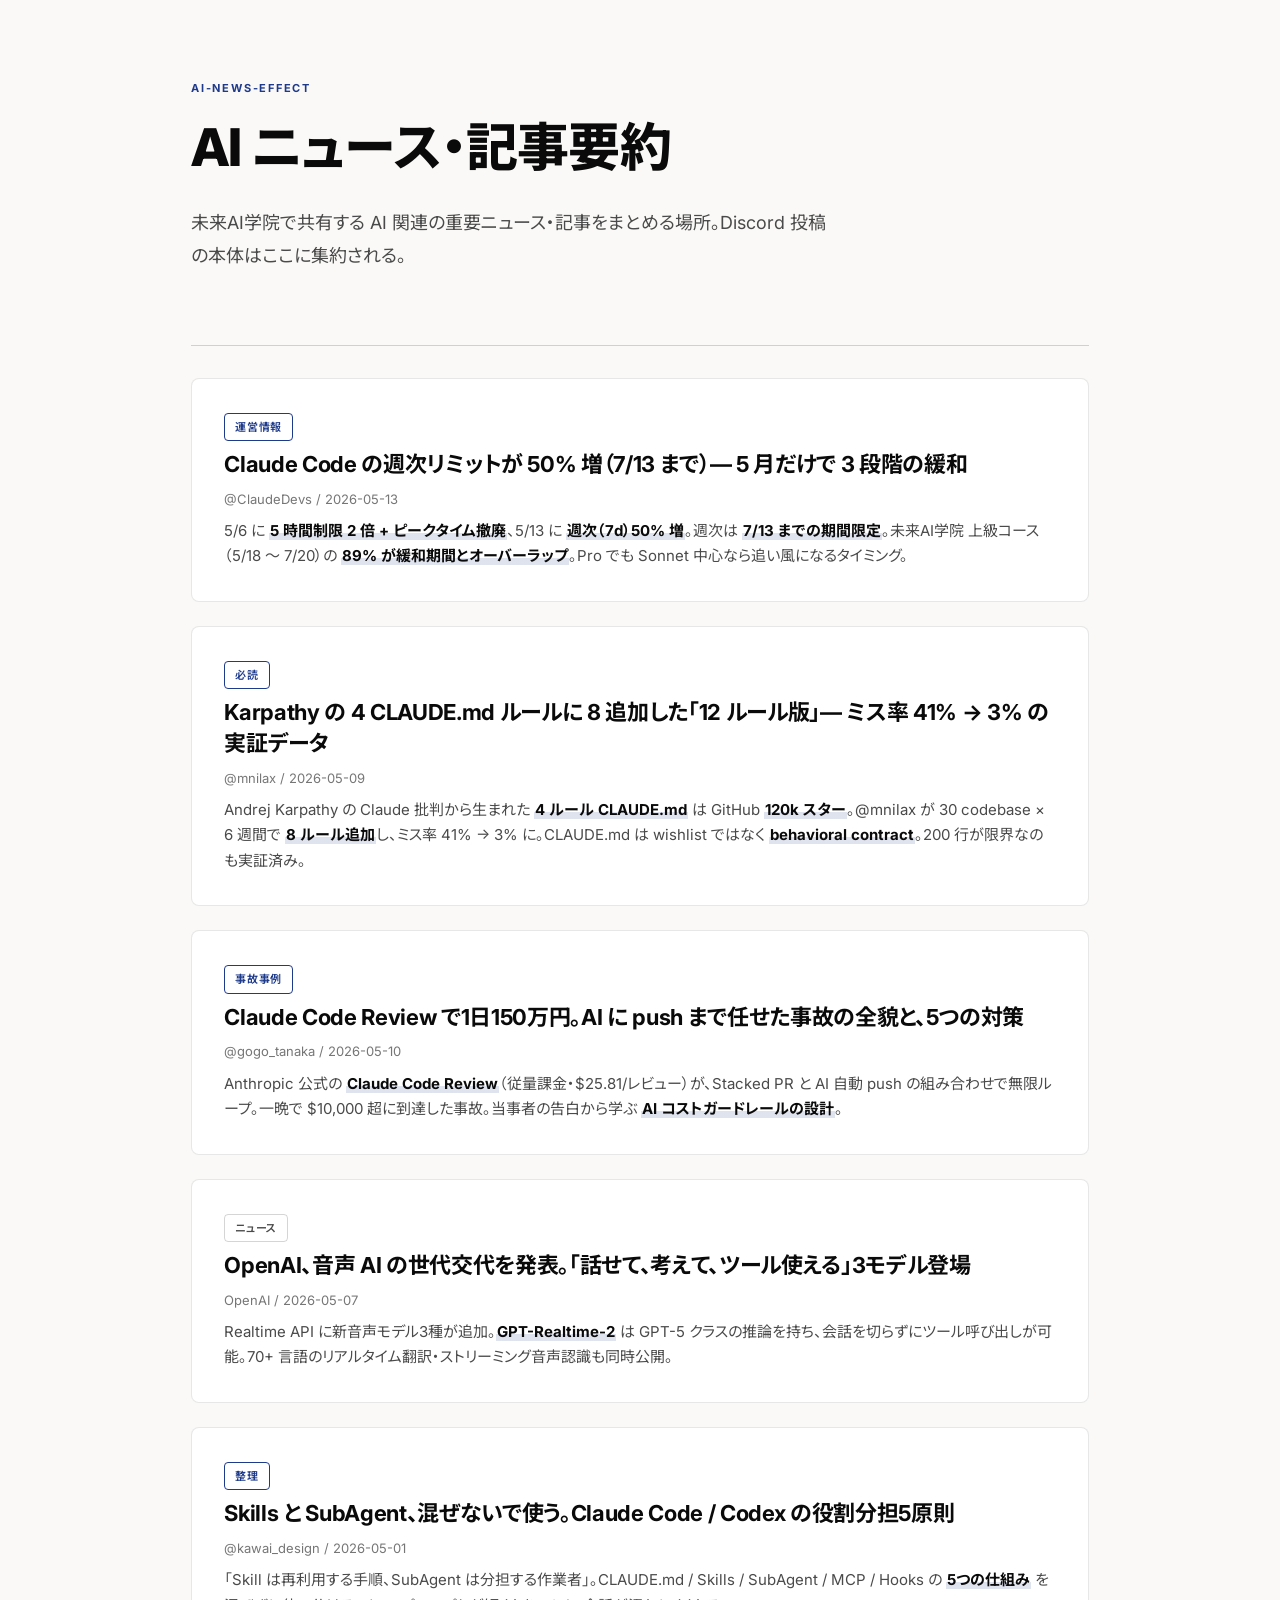
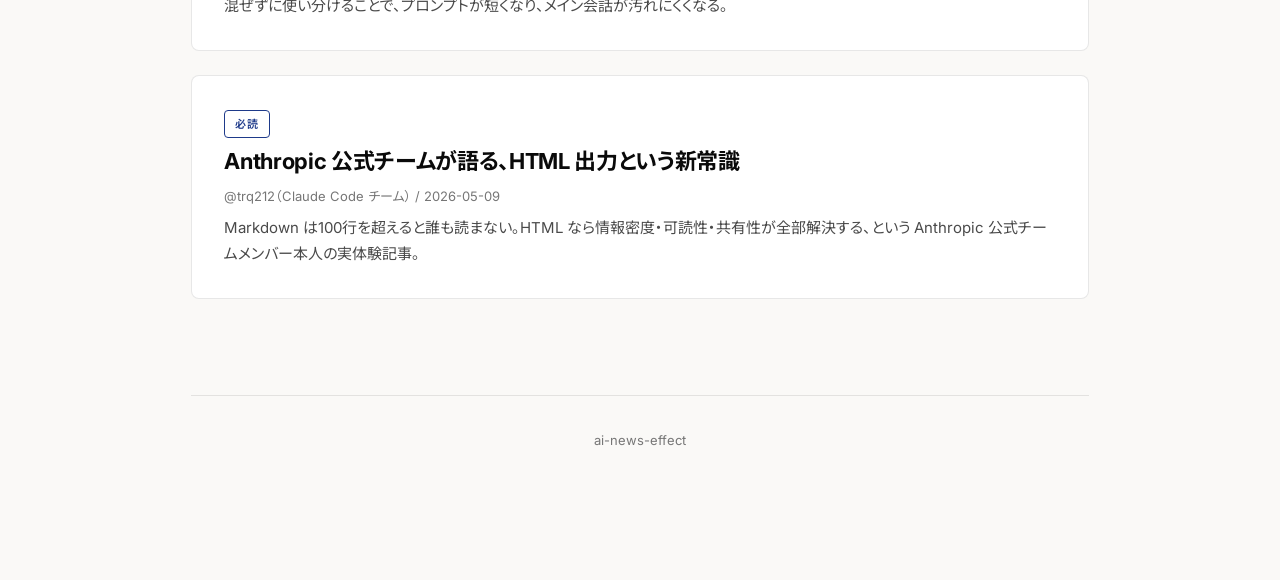
<file: index.html>
<!DOCTYPE html>
<html lang="ja">
<head>
<meta charset="UTF-8">
<meta name="viewport" content="width=device-width, initial-scale=1, viewport-fit=cover">
<title>ai-news-effect | AI ニュース・記事要約</title>
<meta name="description" content="未来AI学院向け、AI ニュース・記事要約の HTML 公開サイト。">
<meta property="og:title" content="ai-news-effect | AI ニュース・記事要約">
<meta property="og:description" content="未来AI学院向け、AI ニュース・記事要約の HTML 公開サイト。">
<meta property="og:type" content="website">
<meta property="og:url" content="https://ai-news-effect.pages.dev/">
<meta property="og:image" content="https://ai-news-effect.pages.dev/assets/images/2026-05-10-html-effectiveness.png">
<meta property="og:site_name" content="ai-news-effect">
<meta name="twitter:card" content="summary_large_image">
<meta name="twitter:image" content="https://ai-news-effect.pages.dev/assets/images/2026-05-10-html-effectiveness.png">
<link rel="preconnect" href="https://fonts.googleapis.com">
<link rel="preconnect" href="https://fonts.gstatic.com" crossorigin>
<link href="https://fonts.googleapis.com/css2?family=Inter:wght@400;500;600;700&family=Noto+Sans+JP:wght@400;500;700&family=JetBrains+Mono:wght@400;500&display=swap" rel="stylesheet">
<link rel="stylesheet" href="/assets/styles.css">
</head>
<body>
<main class="container">
  <header class="hero">
    <span class="eyebrow">ai-news-effect</span>
    <h1>AI ニュース・記事要約</h1>
    <p class="lead">未来AI学院で共有する AI 関連の重要ニュース・記事をまとめる場所。Discord 投稿の本体はここに集約される。</p>
  </header>

  <a href="/posts/2026-05-14-claude-code-weekly-limit-up.html" class="card-link">
    <span class="tag">運営情報</span>
    <h2>Claude Code の週次リミットが 50% 増（7/13 まで）— 5 月だけで 3 段階の緩和</h2>
    <p class="meta-inline">@ClaudeDevs / 2026-05-13</p>
    <p>5/6 に <strong>5 時間制限 2 倍 + ピークタイム撤廃</strong>、5/13 に <strong>週次（7d）50% 増</strong>。週次は <strong>7/13 までの期間限定</strong>。未来AI学院 上級コース（5/18 〜 7/20）の <strong>89% が緩和期間とオーバーラップ</strong>。Pro でも Sonnet 中心なら追い風になるタイミング。</p>
  </a>

  <a href="/posts/2026-05-13-claude-md-12-rules.html" class="card-link">
    <span class="tag">必読</span>
    <h2>Karpathy の 4 CLAUDE.md ルールに 8 追加した「12 ルール版」— ミス率 41% → 3% の実証データ</h2>
    <p class="meta-inline">@mnilax / 2026-05-09</p>
    <p>Andrej Karpathy の Claude 批判から生まれた <strong>4 ルール CLAUDE.md</strong> は GitHub <strong>120k スター</strong>。@mnilax が 30 codebase × 6 週間で <strong>8 ルール追加</strong>し、ミス率 41% → 3% に。CLAUDE.md は wishlist ではなく <strong>behavioral contract</strong>。200 行が限界なのも実証済み。</p>
  </a>

  <a href="/posts/2026-05-11-claude-code-review-incident.html" class="card-link">
    <span class="tag">事故事例</span>
    <h2>Claude Code Review で1日150万円。AI に push まで任せた事故の全貌と、5つの対策</h2>
    <p class="meta-inline">@gogo_tanaka / 2026-05-10</p>
    <p>Anthropic 公式の <strong>Claude Code Review</strong>（従量課金・$25.81/レビュー）が、Stacked PR と AI 自動 push の組み合わせで無限ループ。一晩で $10,000 超に到達した事故。当事者の告白から学ぶ <strong>AI コストガードレールの設計</strong>。</p>
  </a>

  <a href="/posts/2026-05-10-openai-realtime-voice-models.html" class="card-link">
    <span class="tag tag-secondary">ニュース</span>
    <h2>OpenAI、音声 AI の世代交代を発表。「話せて、考えて、ツール使える」3モデル登場</h2>
    <p class="meta-inline">OpenAI / 2026-05-07</p>
    <p>Realtime API に新音声モデル3種が追加。<strong>GPT-Realtime-2</strong> は GPT-5 クラスの推論を持ち、会話を切らずにツール呼び出しが可能。70+ 言語のリアルタイム翻訳・ストリーミング音声認識も同時公開。</p>
  </a>

  <a href="/posts/2026-05-10-skills-vs-subagent.html" class="card-link">
    <span class="tag tag-pink">整理</span>
    <h2>Skills と SubAgent、混ぜないで使う。Claude Code / Codex の役割分担5原則</h2>
    <p class="meta-inline">@kawai_design / 2026-05-01</p>
    <p>「Skill は再利用する手順、SubAgent は分担する作業者」。CLAUDE.md / Skills / SubAgent / MCP / Hooks の <strong>5つの仕組み</strong> を混ぜずに使い分けることで、プロンプトが短くなり、メイン会話が汚れにくくなる。</p>
  </a>

  <a href="/posts/2026-05-10-html-effectiveness.html" class="card-link">
    <span class="tag">必読</span>
    <h2>Anthropic 公式チームが語る、HTML 出力という新常識</h2>
    <p class="meta-inline">@trq212（Claude Code チーム） / 2026-05-09</p>
    <p>Markdown は100行を超えると誰も読まない。HTML なら情報密度・可読性・共有性が全部解決する、という Anthropic 公式チームメンバー本人の実体験記事。</p>
  </a>

  <footer>
    ai-news-effect
  </footer>
</main>
</body>
</html>
</file>
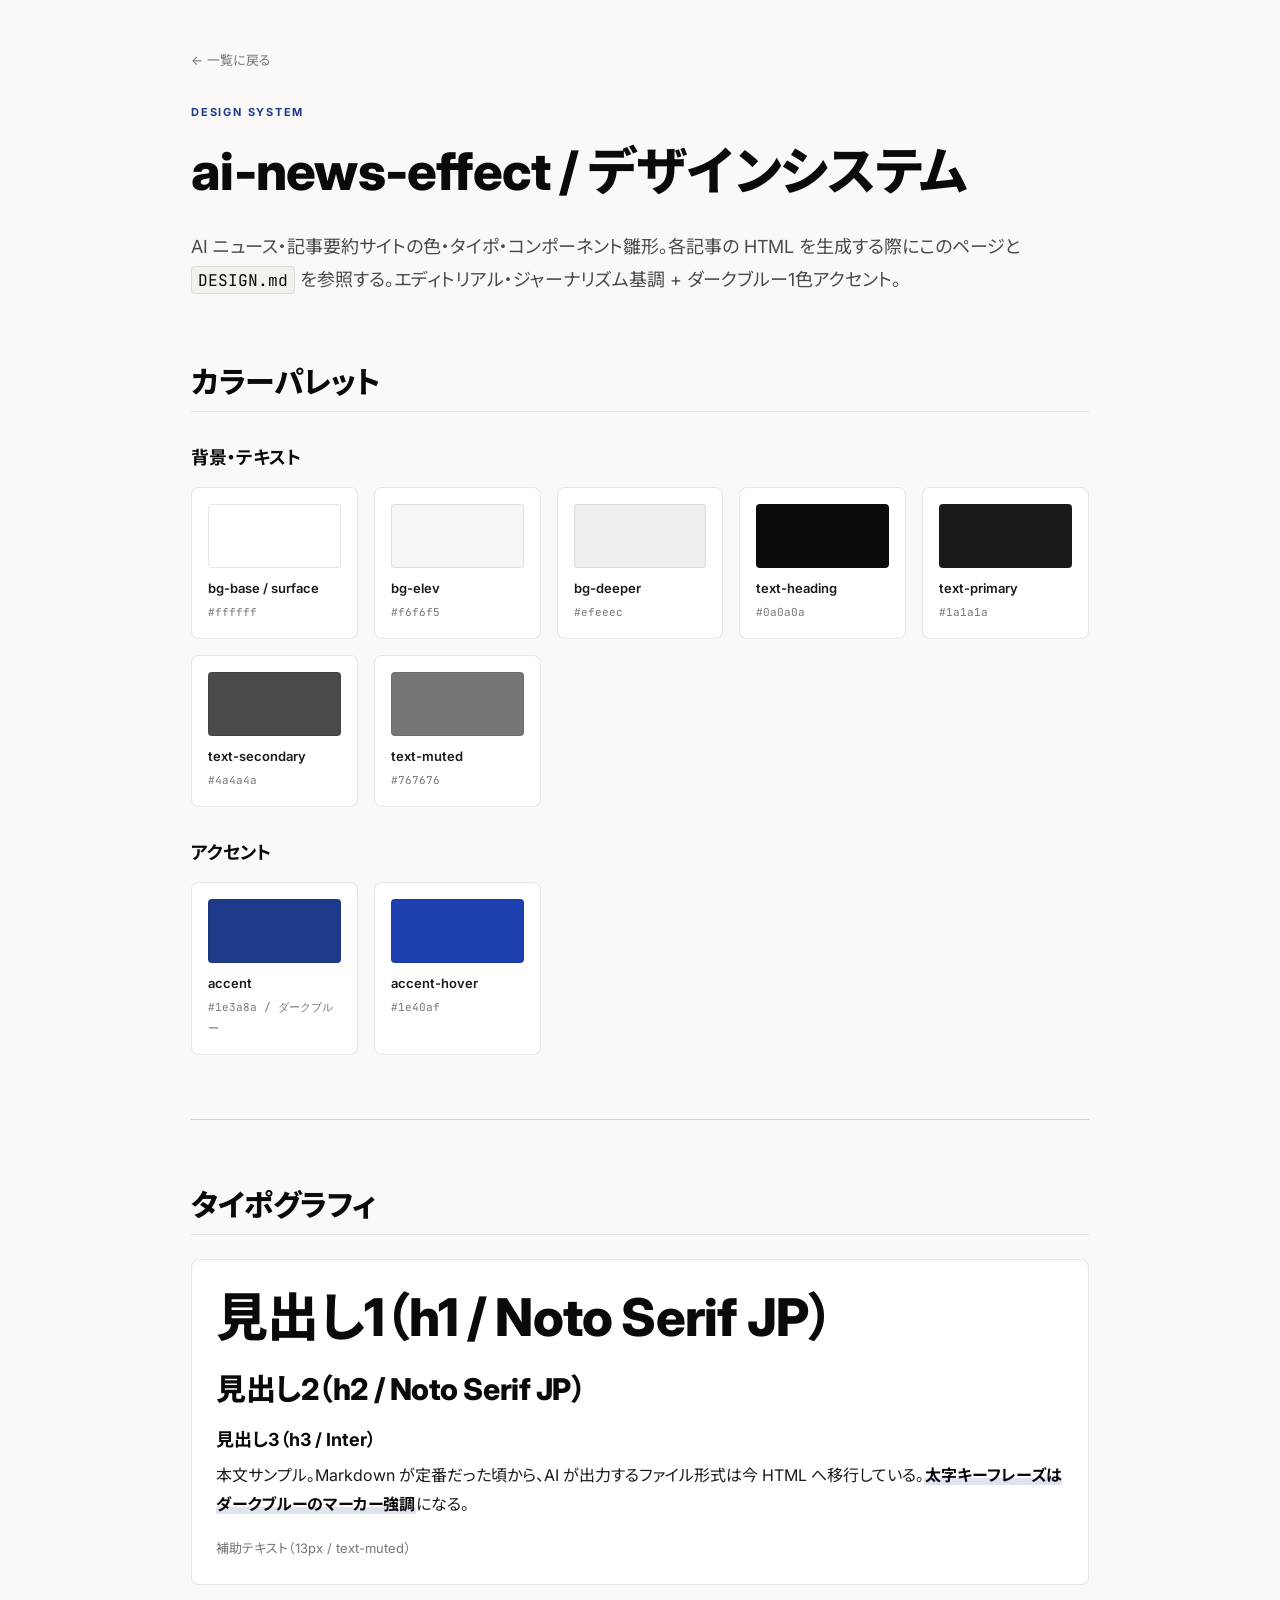
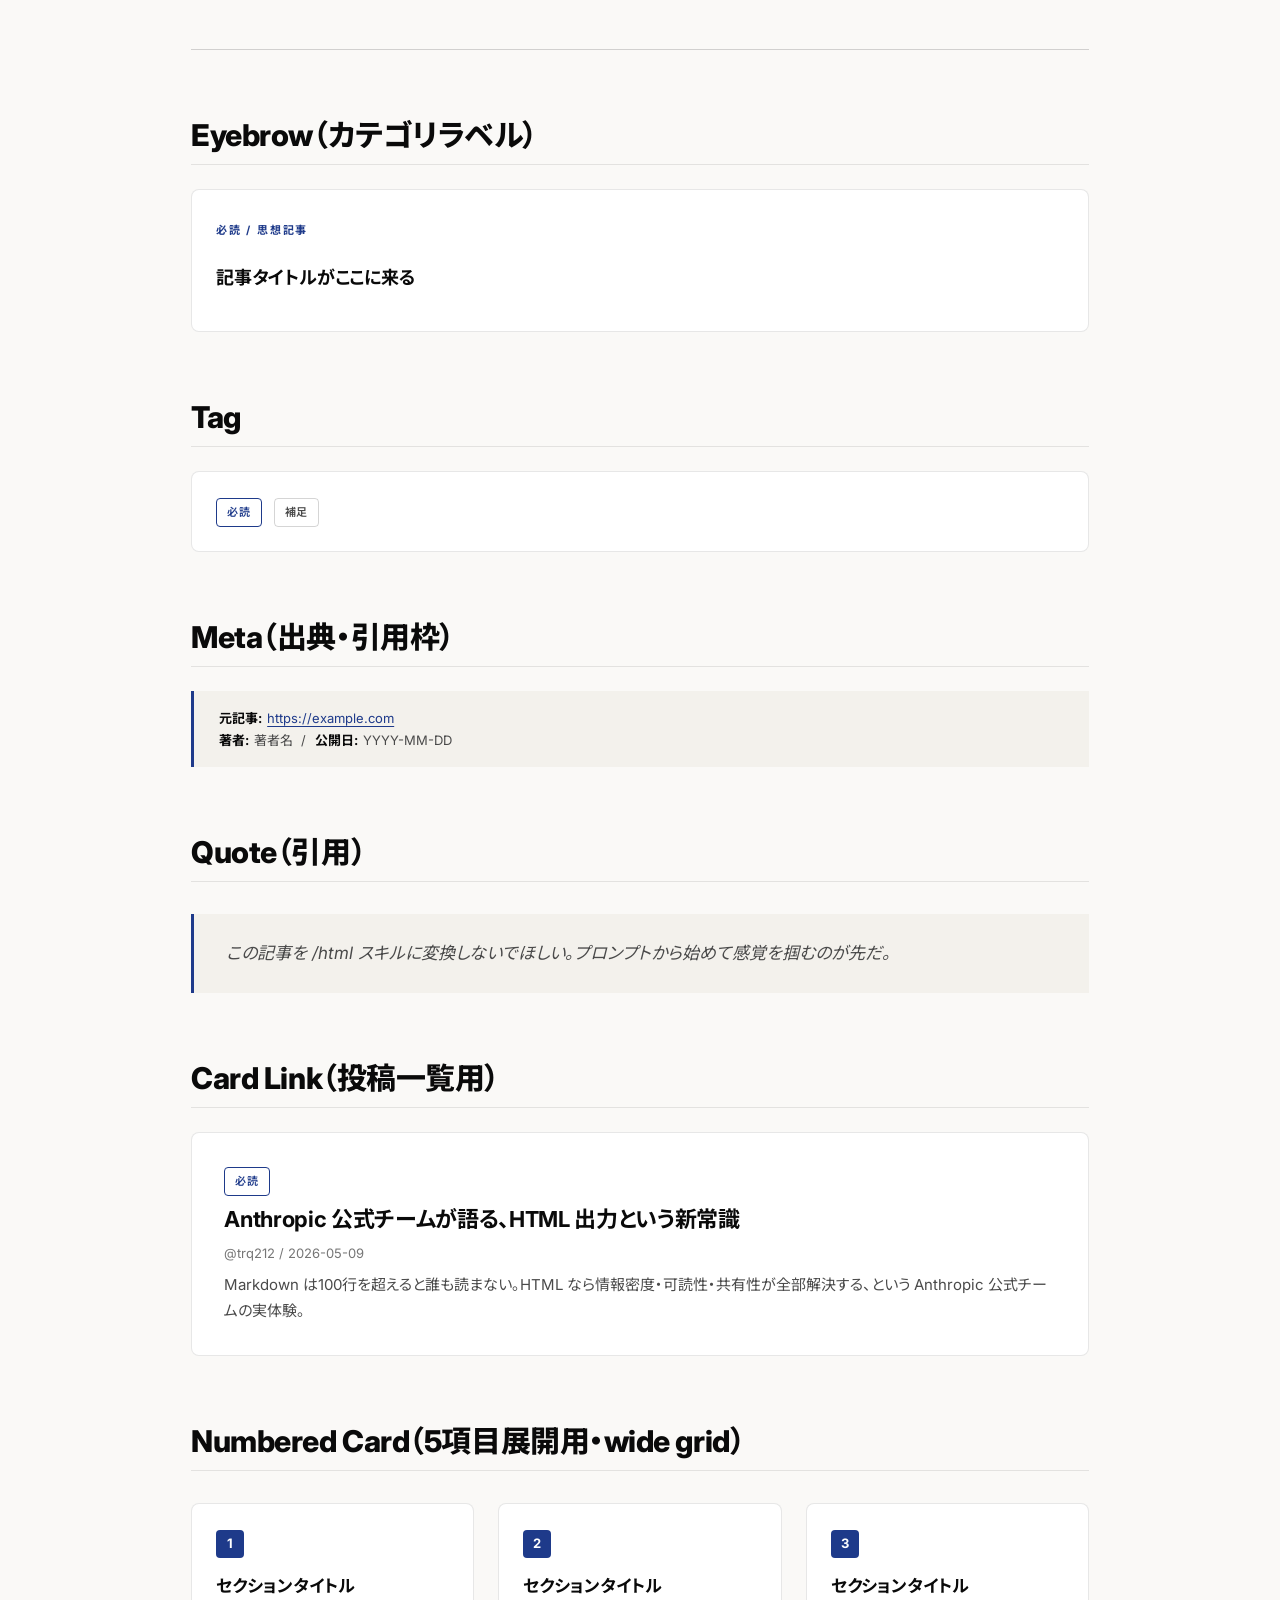
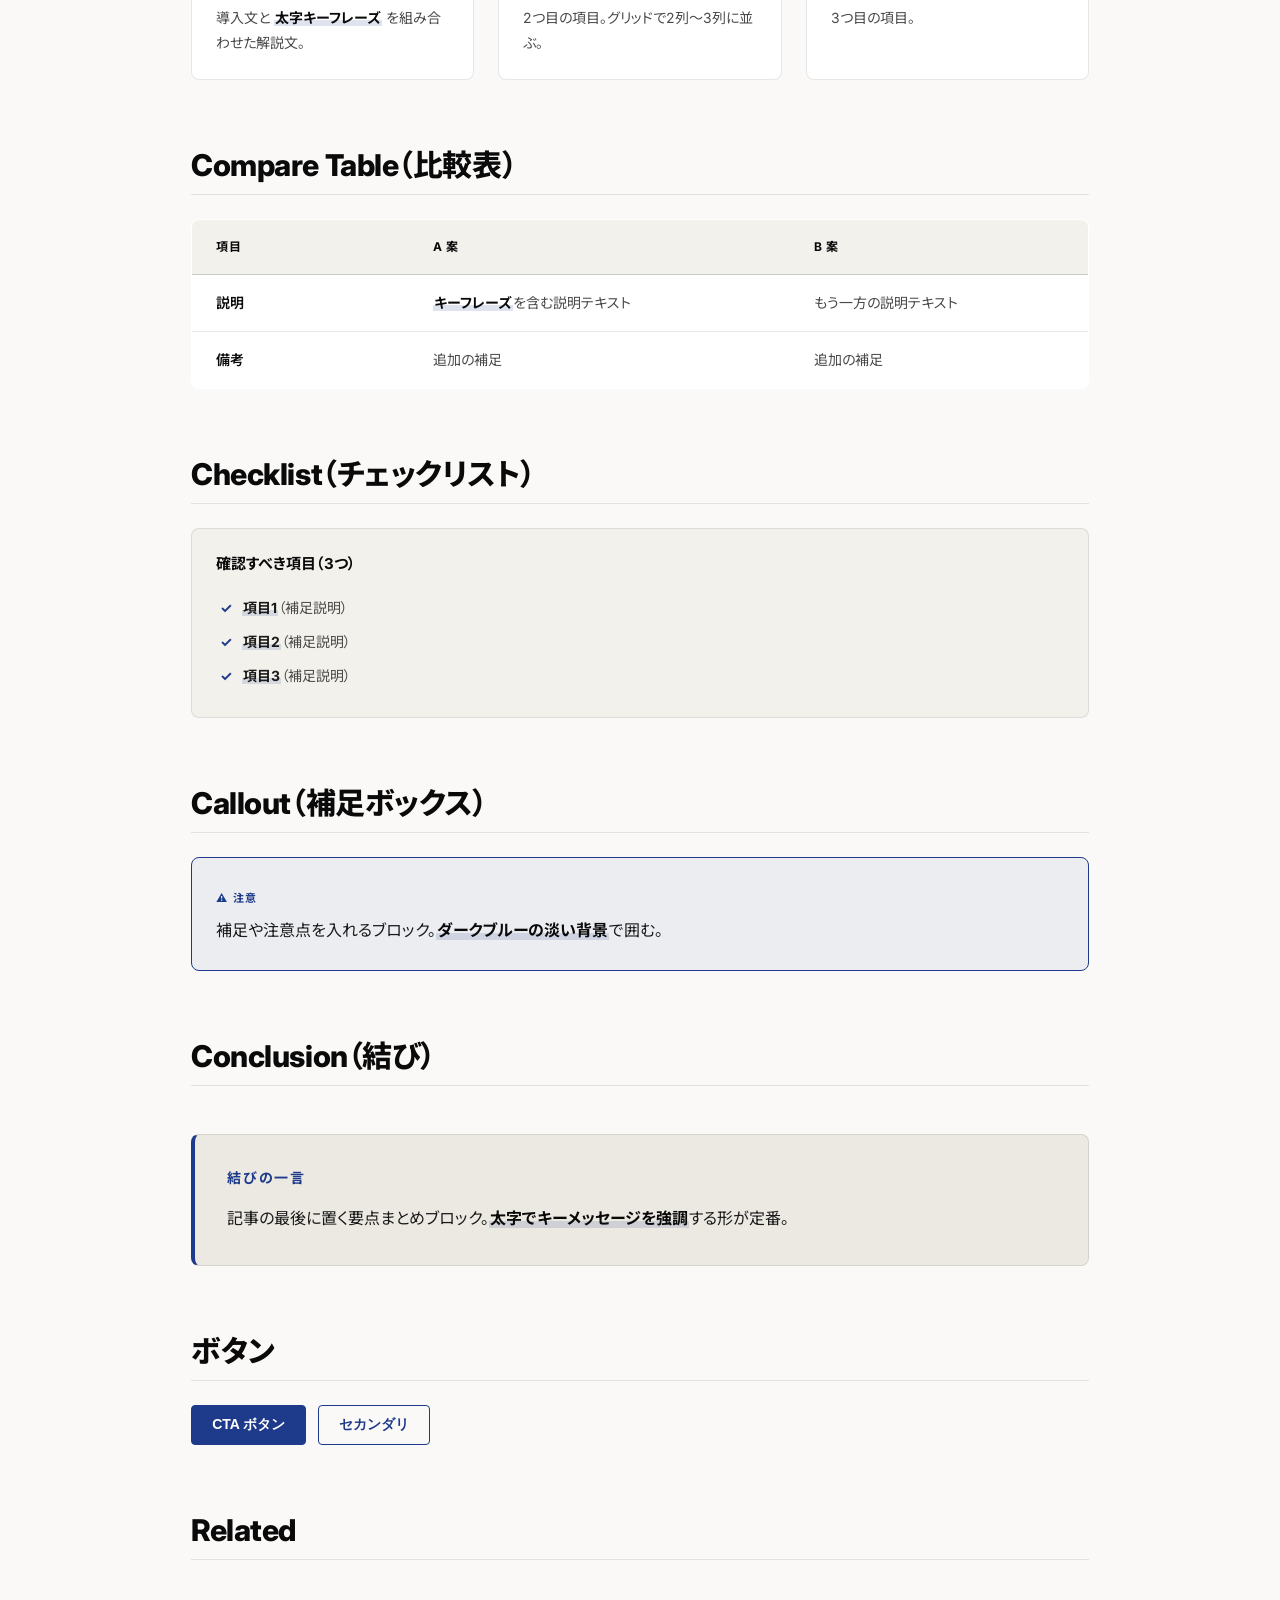
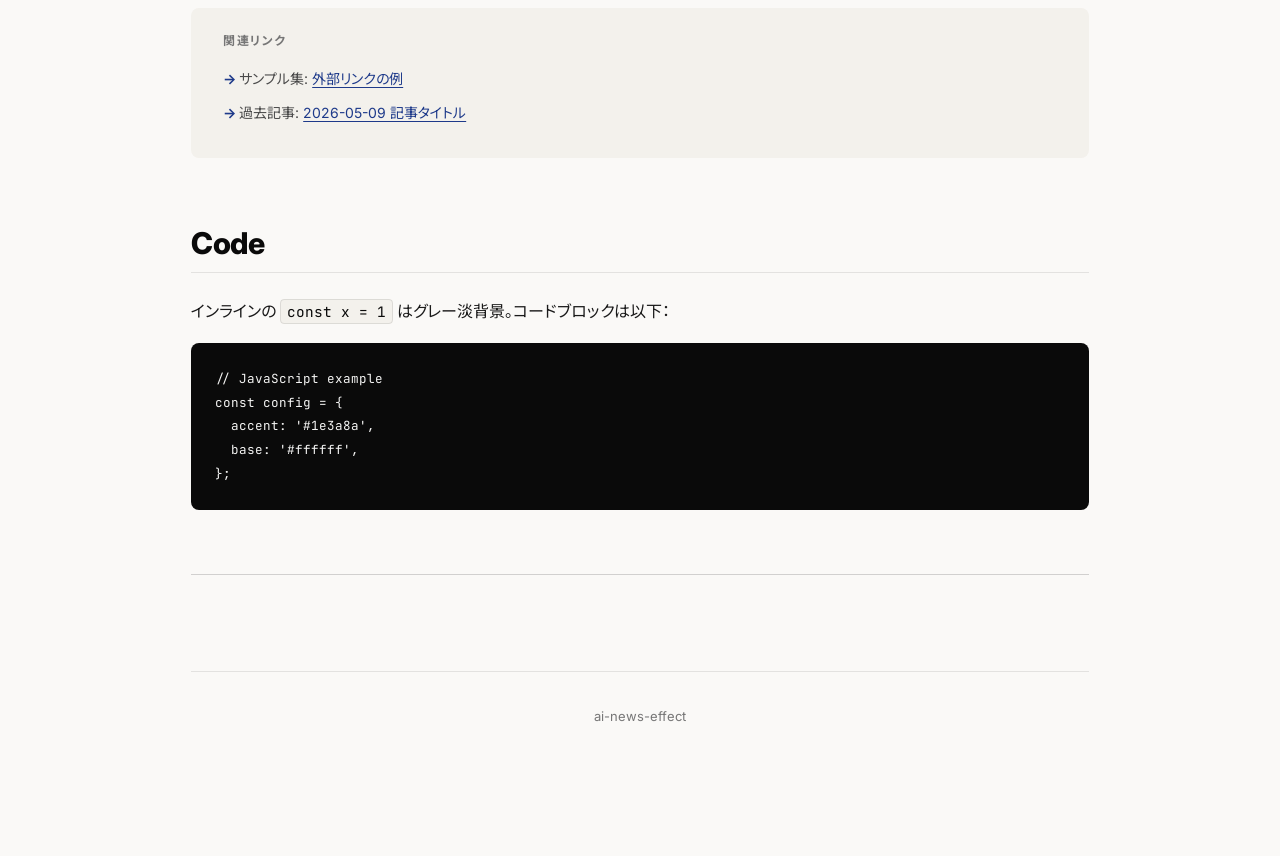
<file: design-system/index.html>
<!DOCTYPE html>
<html lang="ja">
<head>
<meta charset="UTF-8">
<meta name="viewport" content="width=device-width, initial-scale=1, viewport-fit=cover">
<meta name="robots" content="noindex">
<title>Design System | ai-news-effect</title>
<meta name="description" content="ai-news-effect のデザインシステム雛形。色・タイポ・コンポーネント。">
<link rel="stylesheet" href="/assets/styles.css">
<style>
  .swatch-grid {
    display: grid;
    grid-template-columns: repeat(auto-fill, minmax(160px, 1fr));
    gap: var(--space-2);
    margin: var(--space-2) 0 var(--space-4);
  }
  .swatch {
    border: 1px solid var(--border);
    border-radius: var(--r-md);
    padding: var(--space-2);
    background: var(--bg-surface);
    font-size: 12px;
  }
  .swatch-color {
    height: 64px;
    border-radius: var(--r-sm);
    margin-bottom: var(--space-1);
    border: 1px solid var(--border);
  }
  .swatch-name { font-weight: 600; color: var(--text-primary); margin: 0 0 2px; font-size: 13px; }
  .swatch-value { color: var(--text-muted); font-family: var(--font-mono); font-size: 11px; margin: 0; }
</style>
</head>
<body>
<main class="container">
  <p class="breadcrumb"><a href="/">← 一覧に戻る</a></p>

  <span class="eyebrow">Design System</span>
  <h1>ai-news-effect / デザインシステム</h1>
  <p class="lead">
    AI ニュース・記事要約サイトの色・タイポ・コンポーネント雛形。各記事の HTML を生成する際にこのページと <code>DESIGN.md</code> を参照する。エディトリアル・ジャーナリズム基調 + ダークブルー1色アクセント。
  </p>

  <h2>カラーパレット</h2>
  <h3>背景・テキスト</h3>
  <div class="swatch-grid">
    <div class="swatch">
      <div class="swatch-color" style="background:#ffffff;"></div>
      <p class="swatch-name">bg-base / surface</p>
      <p class="swatch-value">#ffffff</p>
    </div>
    <div class="swatch">
      <div class="swatch-color" style="background:#f6f6f5;"></div>
      <p class="swatch-name">bg-elev</p>
      <p class="swatch-value">#f6f6f5</p>
    </div>
    <div class="swatch">
      <div class="swatch-color" style="background:#efeeec;"></div>
      <p class="swatch-name">bg-deeper</p>
      <p class="swatch-value">#efeeec</p>
    </div>
    <div class="swatch">
      <div class="swatch-color" style="background:#0a0a0a;"></div>
      <p class="swatch-name">text-heading</p>
      <p class="swatch-value">#0a0a0a</p>
    </div>
    <div class="swatch">
      <div class="swatch-color" style="background:#1a1a1a;"></div>
      <p class="swatch-name">text-primary</p>
      <p class="swatch-value">#1a1a1a</p>
    </div>
    <div class="swatch">
      <div class="swatch-color" style="background:#4a4a4a;"></div>
      <p class="swatch-name">text-secondary</p>
      <p class="swatch-value">#4a4a4a</p>
    </div>
    <div class="swatch">
      <div class="swatch-color" style="background:#767676;"></div>
      <p class="swatch-name">text-muted</p>
      <p class="swatch-value">#767676</p>
    </div>
  </div>

  <h3>アクセント</h3>
  <div class="swatch-grid">
    <div class="swatch">
      <div class="swatch-color" style="background:#1e3a8a;"></div>
      <p class="swatch-name">accent</p>
      <p class="swatch-value">#1e3a8a / ダークブルー</p>
    </div>
    <div class="swatch">
      <div class="swatch-color" style="background:#1e40af;"></div>
      <p class="swatch-name">accent-hover</p>
      <p class="swatch-value">#1e40af</p>
    </div>
  </div>

  <hr class="divider">

  <h2>タイポグラフィ</h2>
  <div class="card">
    <h1 style="margin: 0 0 var(--space-2);">見出し1（h1 / Noto Serif JP）</h1>
    <h2 style="margin: 0 0 var(--space-2); border:0; padding-bottom:0;">見出し2（h2 / Noto Serif JP）</h2>
    <h3 style="margin: 0 0 var(--space-1);">見出し3（h3 / Inter）</h3>
    <p>本文サンプル。Markdown が定番だった頃から、AI が出力するファイル形式は今 HTML へ移行している。<strong>太字キーフレーズはダークブルーのマーカー強調</strong>になる。</p>
    <p style="font-size: 13px; color: var(--text-muted); margin: 0;">補助テキスト（13px / text-muted）</p>
  </div>

  <hr class="divider">

  <h2>Eyebrow（カテゴリラベル）</h2>
  <div class="card">
    <span class="eyebrow">必読 / 思想記事</span>
    <h3 style="margin-top: var(--space-1);">記事タイトルがここに来る</h3>
  </div>

  <h2>Tag</h2>
  <div class="card">
    <span class="tag">必読</span>
    &nbsp;
    <span class="tag tag-secondary">補足</span>
  </div>

  <h2>Meta（出典・引用枠）</h2>
  <div class="meta">
    <strong style="background:none;">元記事:</strong> <a href="https://example.com">https://example.com</a><br>
    <strong style="background:none;">著者:</strong> 著者名 &nbsp;/&nbsp; <strong style="background:none;">公開日:</strong> YYYY-MM-DD
  </div>

  <h2>Quote（引用）</h2>
  <blockquote class="quote">この記事を /html スキルに変換しないでほしい。プロンプトから始めて感覚を掴むのが先だ。</blockquote>

  <h2>Card Link（投稿一覧用）</h2>
  <a href="#" class="card-link">
    <span class="tag">必読</span>
    <h2>Anthropic 公式チームが語る、HTML 出力という新常識</h2>
    <p class="meta-inline">@trq212 / 2026-05-09</p>
    <p>Markdown は100行を超えると誰も読まない。HTML なら情報密度・可読性・共有性が全部解決する、という Anthropic 公式チームの実体験。</p>
  </a>

  <h2>Numbered Card（5項目展開用・wide grid）</h2>
  <div class="num-grid">
    <div class="num-card">
      <span class="num">1</span>
      <h3>セクションタイトル</h3>
      <p>導入文と <strong>太字キーフレーズ</strong> を組み合わせた解説文。</p>
    </div>
    <div class="num-card">
      <span class="num">2</span>
      <h3>セクションタイトル</h3>
      <p>2つ目の項目。グリッドで2列〜3列に並ぶ。</p>
    </div>
    <div class="num-card">
      <span class="num">3</span>
      <h3>セクションタイトル</h3>
      <p>3つ目の項目。</p>
    </div>
  </div>

  <h2>Compare Table（比較表）</h2>
  <div class="compare-table-wrap">
    <table class="compare-table">
      <thead>
        <tr>
          <th>項目</th>
          <th>A 案</th>
          <th>B 案</th>
        </tr>
      </thead>
      <tbody>
        <tr>
          <td>説明</td>
          <td><strong>キーフレーズ</strong>を含む説明テキスト</td>
          <td>もう一方の説明テキスト</td>
        </tr>
        <tr>
          <td>備考</td>
          <td>追加の補足</td>
          <td>追加の補足</td>
        </tr>
      </tbody>
    </table>
  </div>

  <h2>Checklist（チェックリスト）</h2>
  <div class="checklist">
    <h3>確認すべき項目（3つ）</h3>
    <ul>
      <li><strong>項目1</strong>（補足説明）</li>
      <li><strong>項目2</strong>（補足説明）</li>
      <li><strong>項目3</strong>（補足説明）</li>
    </ul>
  </div>

  <h2>Callout（補足ボックス）</h2>
  <div class="callout">
    <span class="callout-label">⚠️ 注意</span>
    <p>補足や注意点を入れるブロック。<strong>ダークブルーの淡い背景</strong>で囲む。</p>
  </div>

  <h2>Conclusion（結び）</h2>
  <div class="conclusion">
    <h3>結びの一言</h3>
    <p>記事の最後に置く要点まとめブロック。<strong>太字でキーメッセージを強調</strong>する形が定番。</p>
  </div>

  <h2>ボタン</h2>
  <p>
    <button class="btn">CTA ボタン</button>
    &nbsp;
    <button class="btn btn-ghost">セカンダリ</button>
  </p>

  <h2>Related</h2>
  <div class="related">
    <h3>関連リンク</h3>
    <ul>
      <li>サンプル集: <a href="#">外部リンクの例</a></li>
      <li>過去記事: <a href="#">2026-05-09 記事タイトル</a></li>
    </ul>
  </div>

  <h2>Code</h2>
  <p>インラインの <code>const x = 1</code> はグレー淡背景。コードブロックは以下：</p>
  <pre><code>// JavaScript example
const config = {
  accent: '#1e3a8a',
  base: '#ffffff',
};</code></pre>

  <hr class="divider">

  <footer>
    <a href="/">ai-news-effect</a>
  </footer>
</main>
</body>
</html>
</file>
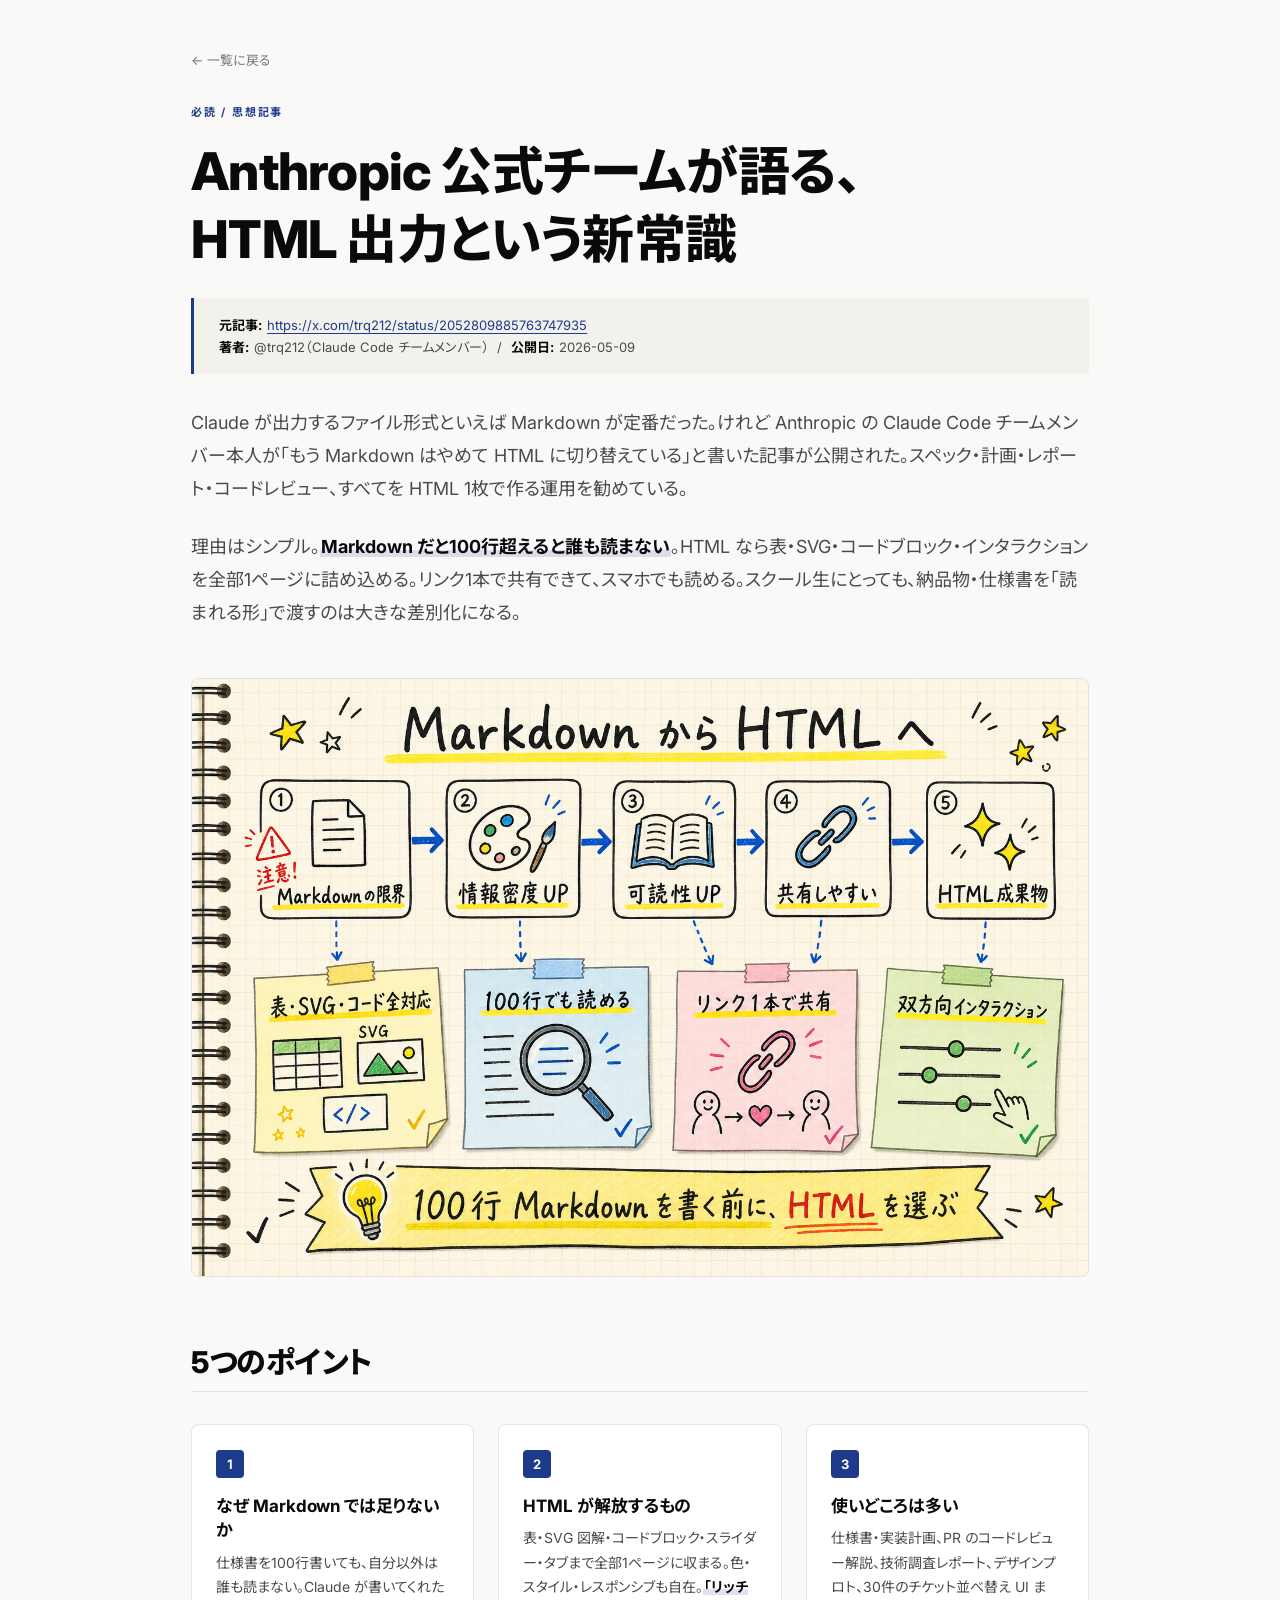
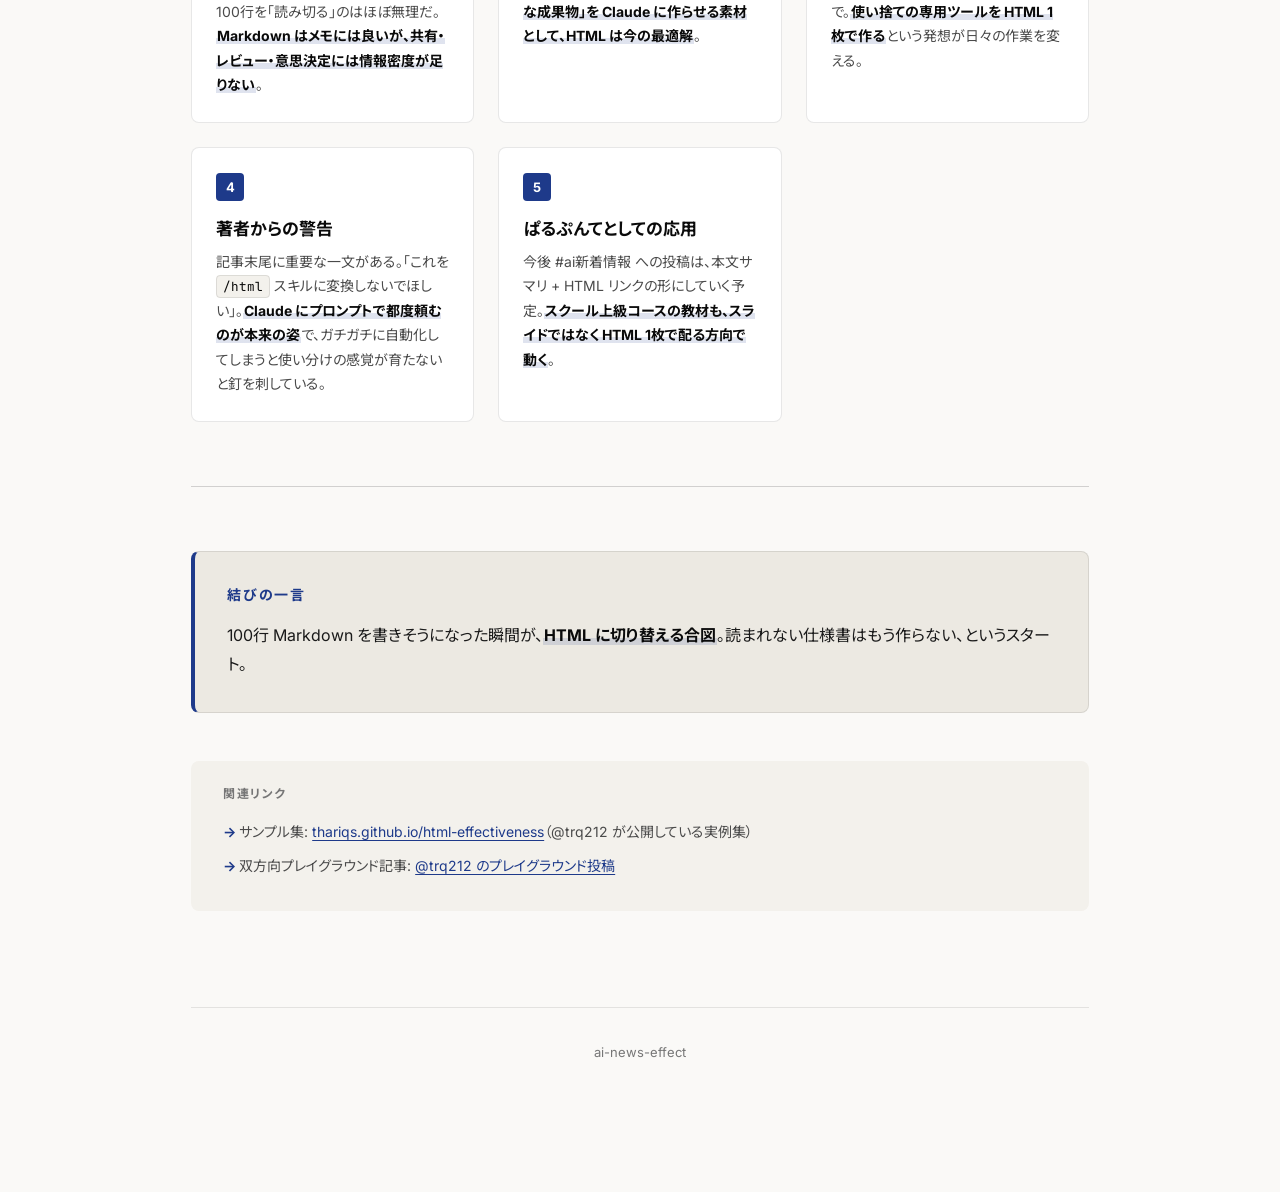
<file: posts/2026-05-10-html-effectiveness.html>
<!DOCTYPE html>
<html lang="ja">
<head>
<meta charset="UTF-8">
<meta name="viewport" content="width=device-width, initial-scale=1, viewport-fit=cover">
<title>Anthropic 公式チームが語る、HTML 出力という新常識 | ai-news-effect</title>
<meta name="description" content="Anthropic Claude Code チームメンバー @trq212 が、Markdown より HTML を出力フォーマットに使う理由を5項目で解説。スクール運用への応用も。">
<meta property="og:title" content="Anthropic 公式チームが語る、HTML 出力という新常識">
<meta property="og:description" content="Markdown は100行超で読まれない。HTML なら情報密度・可読性・共有性が全部解決する、という Anthropic 公式チームの実体験。">
<meta property="og:type" content="article">
<meta property="og:url" content="https://ai-news-effect.pages.dev/posts/2026-05-10-html-effectiveness.html">
<meta property="og:image" content="https://ai-news-effect.pages.dev/assets/images/2026-05-10-html-effectiveness.png">
<meta property="og:image:width" content="1536">
<meta property="og:image:height" content="1024">
<meta property="og:site_name" content="ai-news-effect">
<meta property="article:published_time" content="2026-05-10">
<meta property="article:author" content="@trq212">
<meta name="twitter:card" content="summary_large_image">
<meta name="twitter:image" content="https://ai-news-effect.pages.dev/assets/images/2026-05-10-html-effectiveness.png">
<link rel="stylesheet" href="/assets/styles.css">
</head>
<body>
<main class="container">
  <p class="breadcrumb"><a href="/">← 一覧に戻る</a></p>

  <span class="eyebrow">必読 / 思想記事</span>
  <h1>Anthropic 公式チームが語る、<br>HTML 出力という新常識</h1>

  <div class="meta">
    <strong style="background:none; font-weight:700;">元記事:</strong> <a href="https://x.com/trq212/status/2052809885763747935" target="_blank" rel="noopener">https://x.com/trq212/status/2052809885763747935</a><br>
    <strong style="background:none; font-weight:700;">著者:</strong> @trq212（Claude Code チームメンバー） &nbsp;/&nbsp; <strong style="background:none; font-weight:700;">公開日:</strong> 2026-05-09
  </div>

  <p class="lead">
    Claude が出力するファイル形式といえば Markdown が定番だった。けれど Anthropic の Claude Code チームメンバー本人が「もう Markdown はやめて HTML に切り替えている」と書いた記事が公開された。スペック・計画・レポート・コードレビュー、すべてを HTML 1枚で作る運用を勧めている。
  </p>

  <p class="lead">
    理由はシンプル。<strong>Markdown だと100行超えると誰も読まない</strong>。HTML なら表・SVG・コードブロック・インタラクションを全部1ページに詰め込める。リンク1本で共有できて、スマホでも読める。スクール生にとっても、納品物・仕様書を「読まれる形」で渡すのは大きな差別化になる。
  </p>

  <div class="hero-img-wrap">
    <img src="/assets/images/2026-05-10-html-effectiveness.png" alt="Markdown から HTML へのフローチャート（情報密度UP・可読性UP・共有しやすい・双方向インタラクション）" class="hero-img">
  </div>

  <h2>5つのポイント</h2>

  <div class="num-grid">
    <div class="num-card">
      <span class="num">1</span>
      <h3>なぜ Markdown では足りないか</h3>
      <p>仕様書を100行書いても、自分以外は誰も読まない。Claude が書いてくれた100行を「読み切る」のはほぼ無理だ。<strong>Markdown はメモには良いが、共有・レビュー・意思決定には情報密度が足りない</strong>。</p>
    </div>

    <div class="num-card">
      <span class="num">2</span>
      <h3>HTML が解放するもの</h3>
      <p>表・SVG 図解・コードブロック・スライダー・タブまで全部1ページに収まる。色・スタイル・レスポンシブも自在。<strong>「リッチな成果物」を Claude に作らせる素材として、HTML は今の最適解</strong>。</p>
    </div>

    <div class="num-card">
      <span class="num">3</span>
      <h3>使いどころは多い</h3>
      <p>仕様書・実装計画、PR のコードレビュー解説、技術調査レポート、デザインプロト、30件のチケット並べ替え UI まで。<strong>使い捨ての専用ツールを HTML 1枚で作る</strong>という発想が日々の作業を変える。</p>
    </div>

    <div class="num-card">
      <span class="num">4</span>
      <h3>著者からの警告</h3>
      <p>記事末尾に重要な一文がある。「これを <code>/html</code> スキルに変換しないでほしい」。<strong>Claude にプロンプトで都度頼むのが本来の姿</strong>で、ガチガチに自動化してしまうと使い分けの感覚が育たないと釘を刺している。</p>
    </div>

    <div class="num-card">
      <span class="num">5</span>
      <h3>ぱるぷんてとしての応用</h3>
      <p>今後 #ai新着情報 への投稿は、本文サマリ + HTML リンクの形にしていく予定。<strong>スクール上級コースの教材も、スライドではなく HTML 1枚で配る方向で動く</strong>。</p>
    </div>
  </div>

  <hr class="divider">

  <div class="conclusion">
    <h3>結びの一言</h3>
    <p>100行 Markdown を書きそうになった瞬間が、<strong>HTML に切り替える合図</strong>。読まれない仕様書はもう作らない、というスタート。</p>
  </div>

  <div class="related">
    <h3>関連リンク</h3>
    <ul>
      <li>サンプル集: <a href="https://thariqs.github.io/html-effectiveness/" target="_blank" rel="noopener">thariqs.github.io/html-effectiveness</a>（@trq212 が公開している実例集）</li>
      <li>双方向プレイグラウンド記事: <a href="https://x.com/trq212/status/2017024445244924382" target="_blank" rel="noopener">@trq212 のプレイグラウンド投稿</a></li>
    </ul>
  </div>

  <footer>
    <a href="/">ai-news-effect</a>
  </footer>
</main>
</body>
</html>
</file>
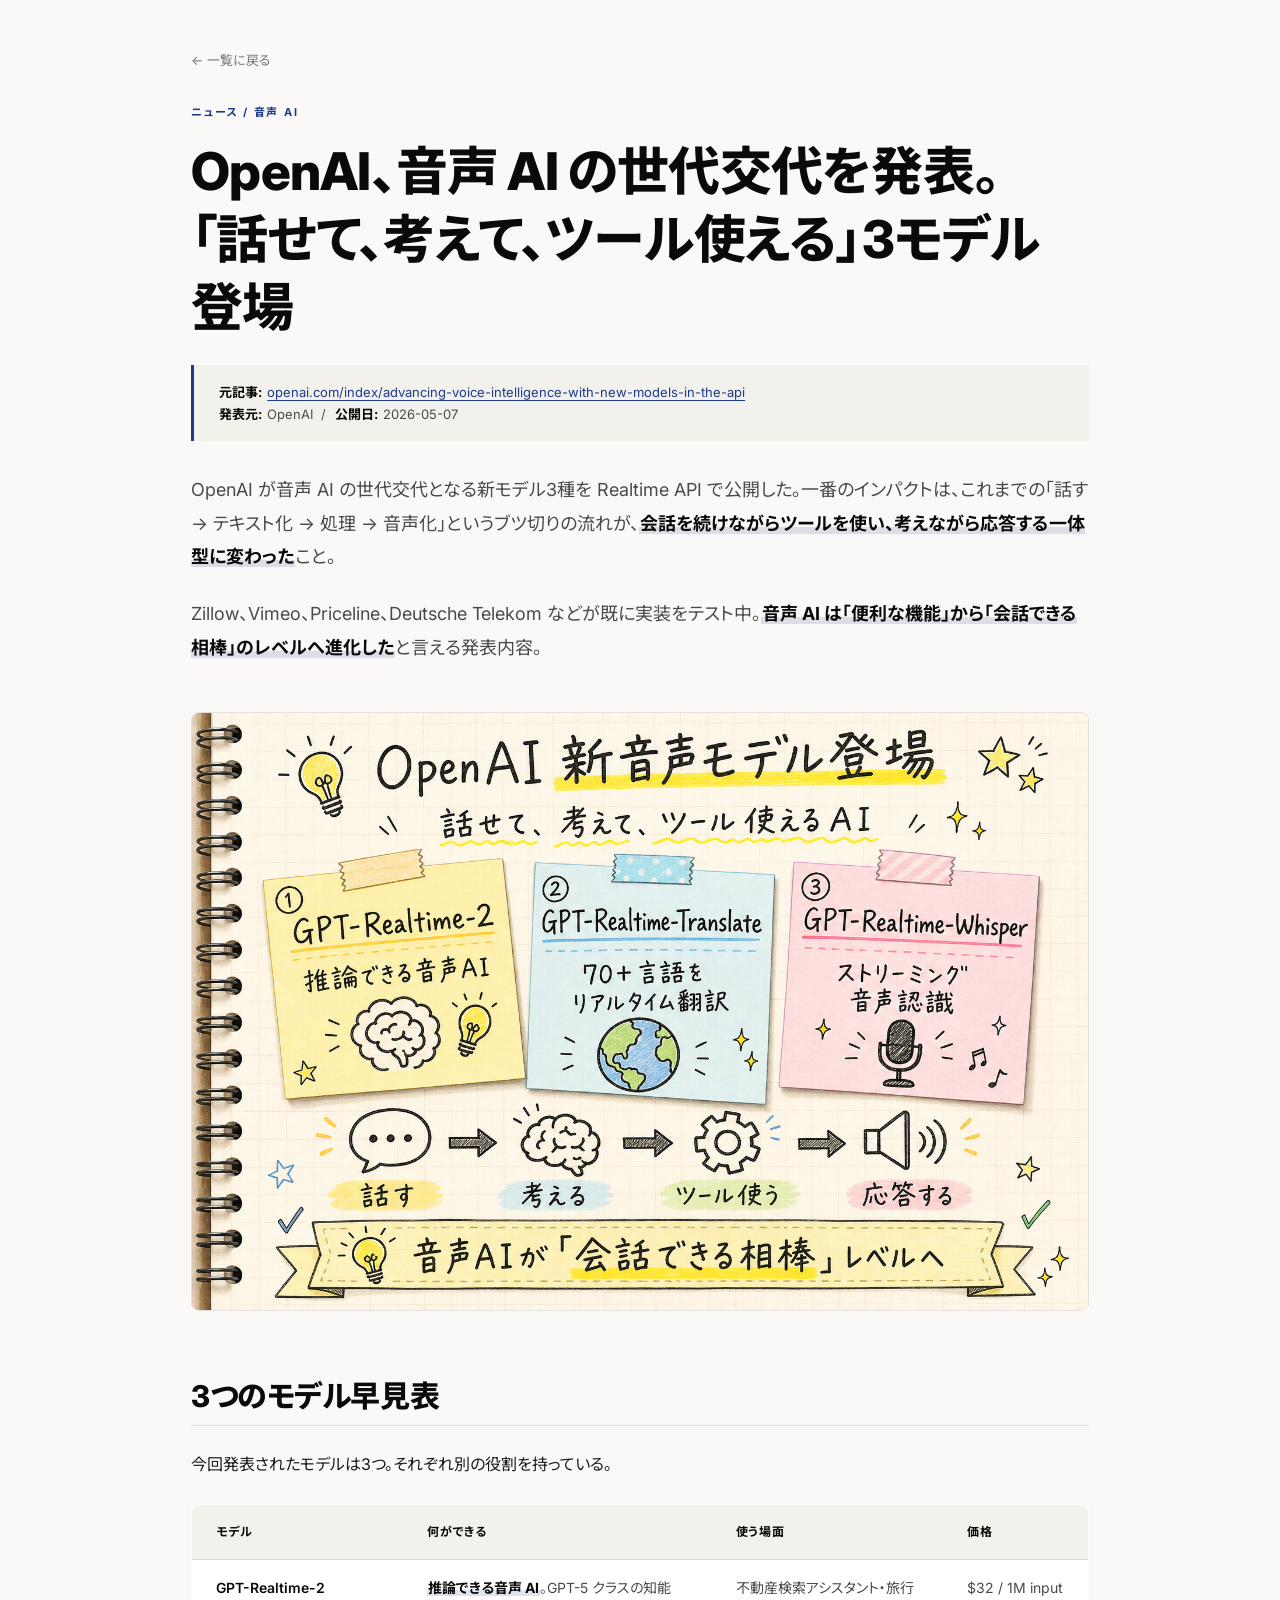
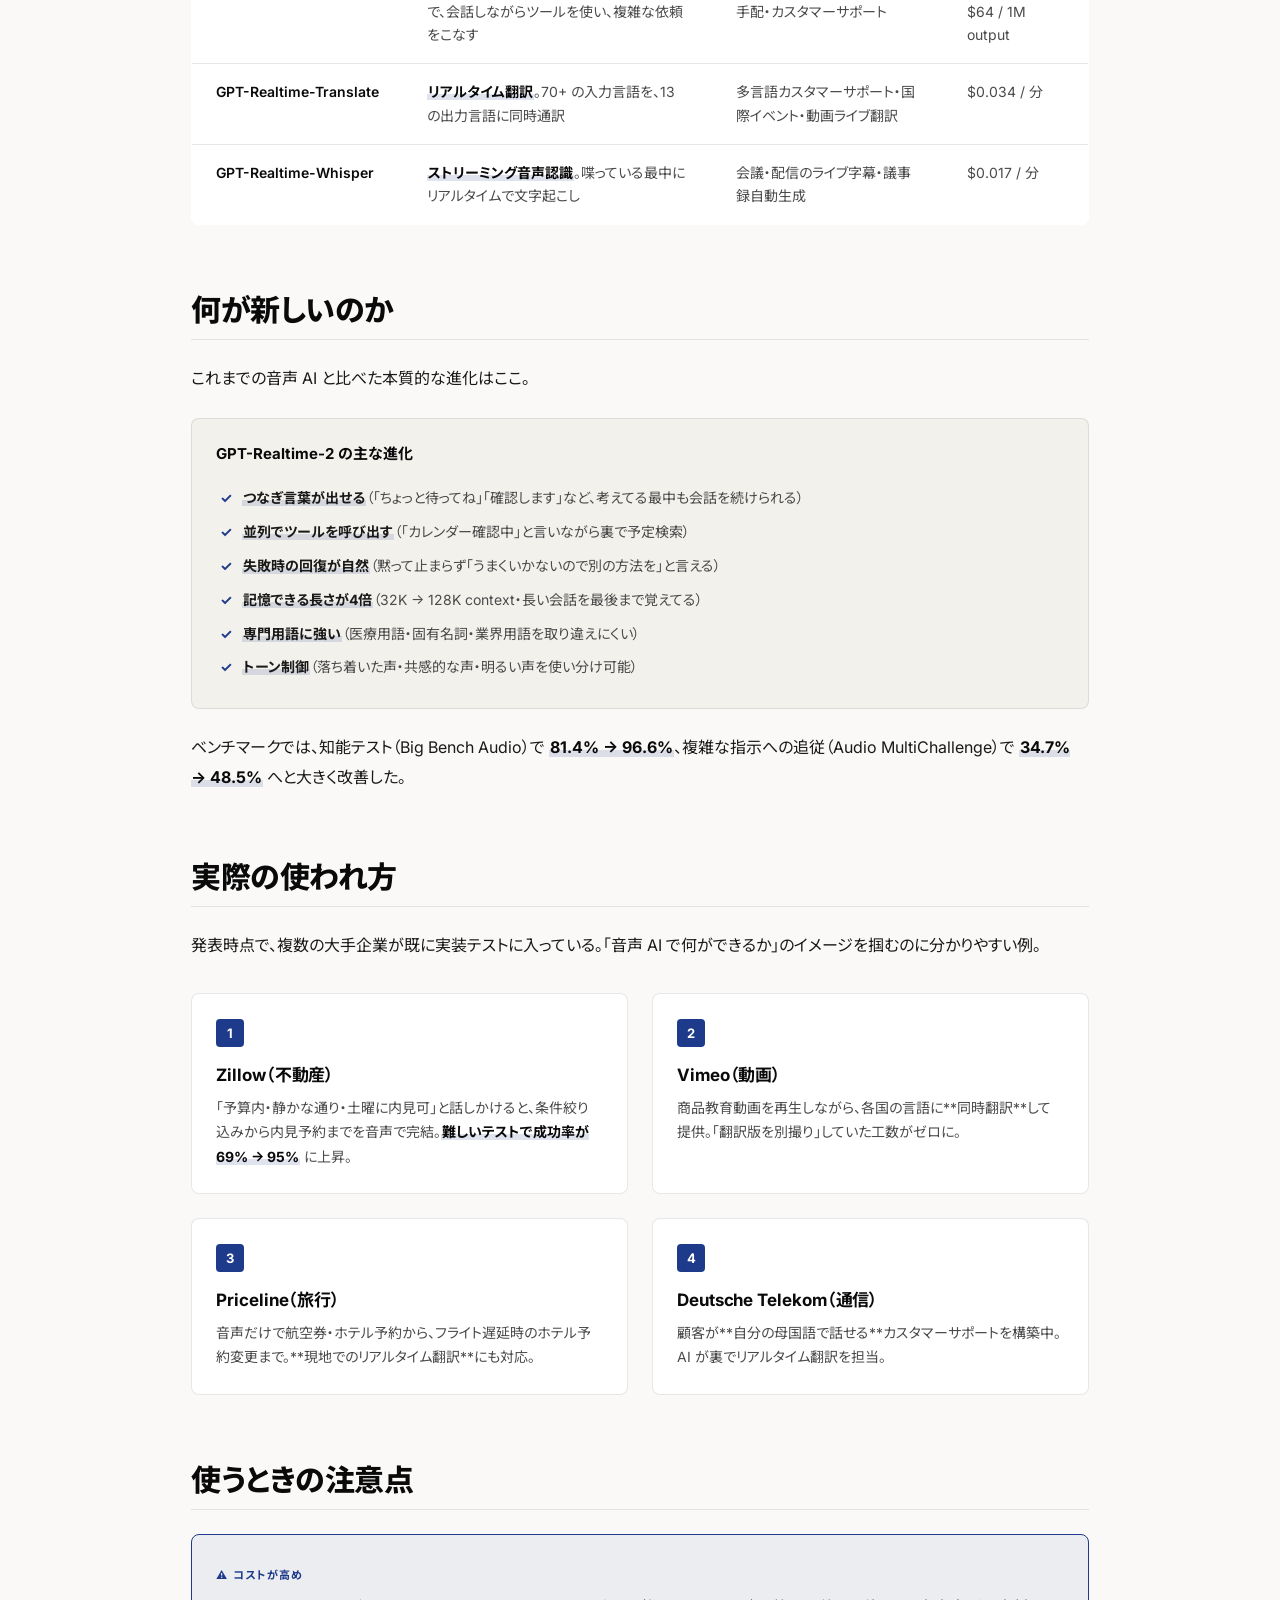
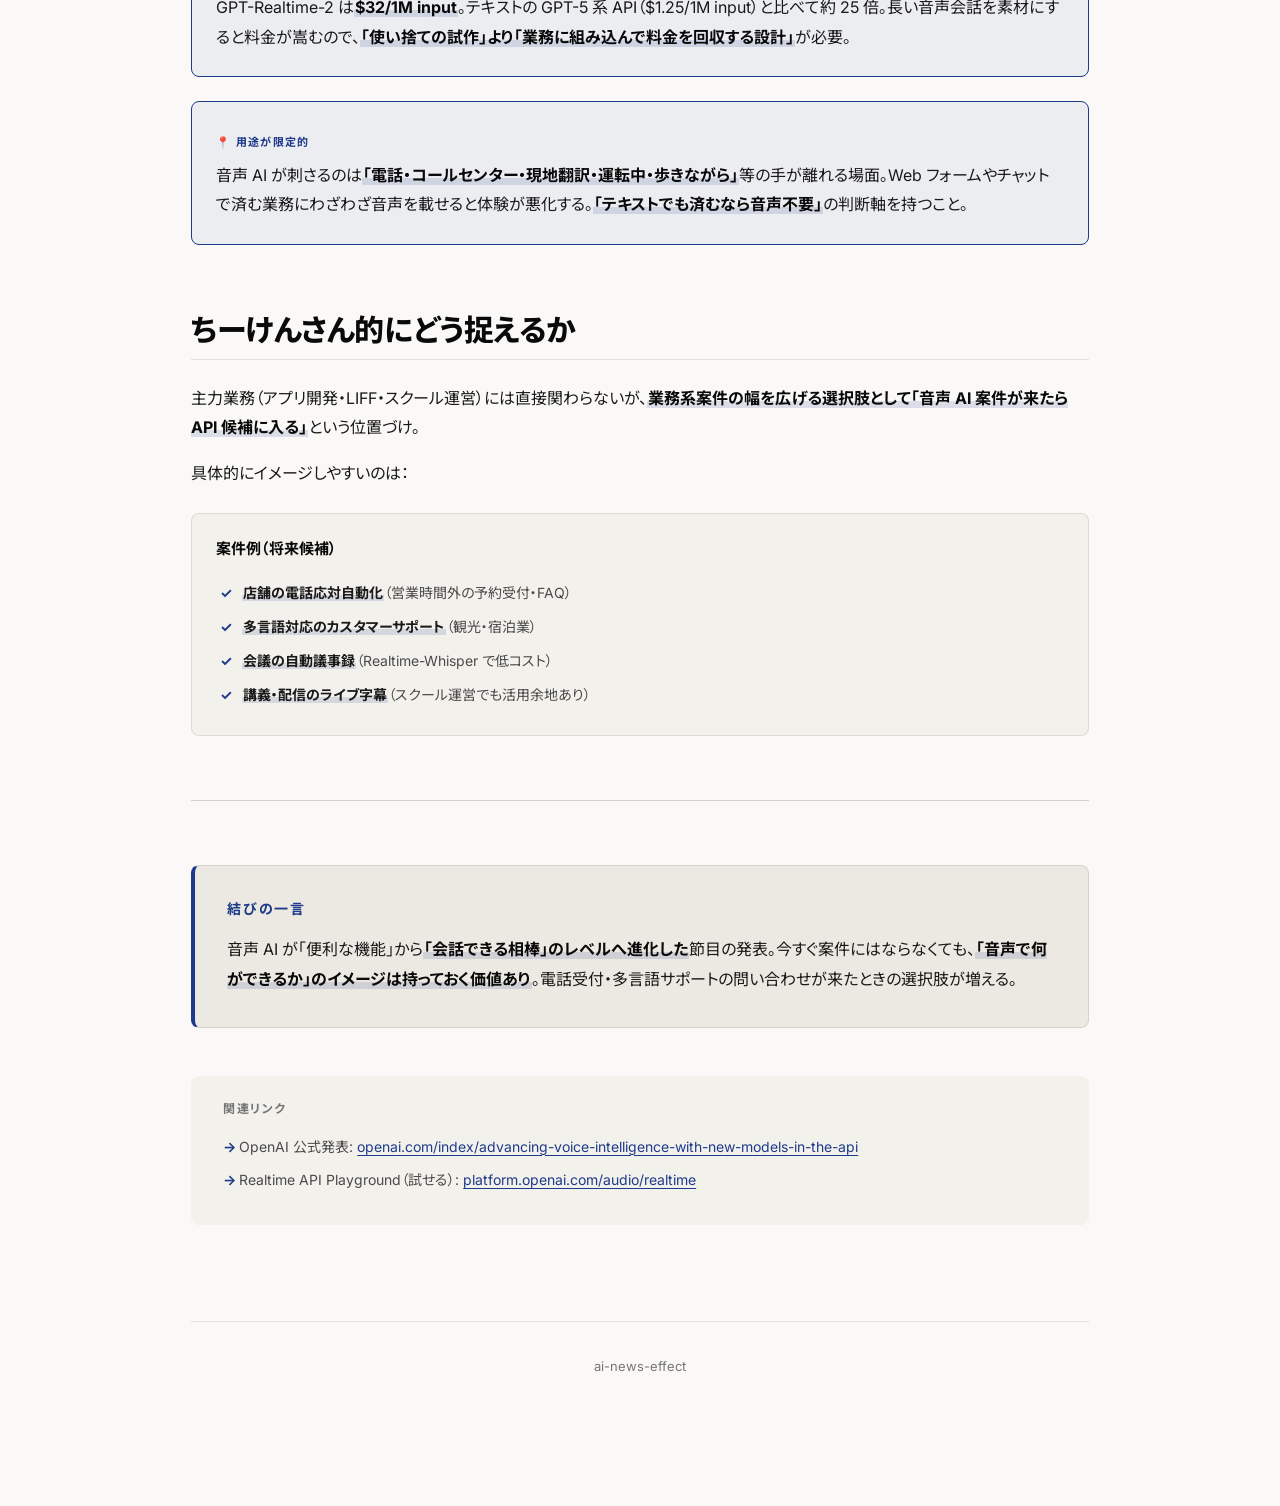
<file: posts/2026-05-10-openai-realtime-voice-models.html>
<!DOCTYPE html>
<html lang="ja">
<head>
<meta charset="UTF-8">
<meta name="viewport" content="width=device-width, initial-scale=1, viewport-fit=cover">
<title>OpenAI、音声 AI の世代交代を発表。「話せて、考えて、ツール使える」3モデル登場 | ai-news-effect</title>
<meta name="description" content="OpenAI が Realtime API に新音声モデル3種を投入。GPT-Realtime-2 は GPT-5 クラスの推論を持ち、リアルタイム翻訳・音声認識も同時に発表。音声 AI が「会話できる相棒」レベルへ。">
<meta property="og:title" content="OpenAI、音声 AI の世代交代を発表。「話せて、考えて、ツール使える」3モデル登場">
<meta property="og:description" content="GPT-Realtime-2 / Translate / Whisper の3モデルが Realtime API で公開。会話を切らずにツール使い、70+ 言語をリアルタイム翻訳できる音声 AI 時代。">
<meta property="og:type" content="article">
<meta property="og:url" content="https://ai-news-effect.pages.dev/posts/2026-05-10-openai-realtime-voice-models.html">
<meta property="og:image" content="https://ai-news-effect.pages.dev/assets/images/2026-05-10-openai-realtime-voice-models.png">
<meta property="og:image:width" content="1536">
<meta property="og:image:height" content="1024">
<meta property="og:site_name" content="ai-news-effect">
<meta property="article:published_time" content="2026-05-10">
<meta property="article:author" content="OpenAI">
<meta name="twitter:card" content="summary_large_image">
<meta name="twitter:image" content="https://ai-news-effect.pages.dev/assets/images/2026-05-10-openai-realtime-voice-models.png">
<link rel="stylesheet" href="/assets/styles.css">
</head>
<body>
<main class="container">
  <p class="breadcrumb"><a href="/">← 一覧に戻る</a></p>

  <span class="eyebrow">ニュース / 音声 AI</span>
  <h1>OpenAI、音声 AI の世代交代を発表。<br>「話せて、考えて、ツール使える」3モデル登場</h1>

  <div class="meta">
    <strong style="background:none; font-weight:700;">元記事:</strong> <a href="https://openai.com/index/advancing-voice-intelligence-with-new-models-in-the-api/" target="_blank" rel="noopener">openai.com/index/advancing-voice-intelligence-with-new-models-in-the-api</a><br>
    <strong style="background:none; font-weight:700;">発表元:</strong> OpenAI &nbsp;/&nbsp; <strong style="background:none; font-weight:700;">公開日:</strong> 2026-05-07
  </div>

  <p class="lead">
    OpenAI が音声 AI の世代交代となる新モデル3種を Realtime API で公開した。一番のインパクトは、これまでの「話す → テキスト化 → 処理 → 音声化」というブツ切りの流れが、<strong>会話を続けながらツールを使い、考えながら応答する一体型に変わった</strong>こと。
  </p>

  <p class="lead">
    Zillow、Vimeo、Priceline、Deutsche Telekom などが既に実装をテスト中。<strong>音声 AI は「便利な機能」から「会話できる相棒」のレベルへ進化した</strong>と言える発表内容。
  </p>

  <div class="hero-img-wrap">
    <img src="/assets/images/2026-05-10-openai-realtime-voice-models.png" alt="OpenAI が発表した3つの新音声モデル（GPT-Realtime-2 / GPT-Realtime-Translate / GPT-Realtime-Whisper）の役割を示す手書き風インフォグラフィック" class="hero-img">
  </div>

  <h2>3つのモデル早見表</h2>

  <p>今回発表されたモデルは3つ。それぞれ別の役割を持っている。</p>

  <div class="compare-table-wrap">
  <table class="compare-table">
    <thead>
      <tr>
        <th>モデル</th>
        <th>何ができる</th>
        <th>使う場面</th>
        <th>価格</th>
      </tr>
    </thead>
    <tbody>
      <tr>
        <td>GPT-Realtime-2</td>
        <td><strong>推論できる音声 AI</strong>。GPT-5 クラスの知能で、会話しながらツールを使い、複雑な依頼をこなす</td>
        <td>不動産検索アシスタント・旅行手配・カスタマーサポート</td>
        <td>$32 / 1M input<br>$64 / 1M output</td>
      </tr>
      <tr>
        <td>GPT-Realtime-Translate</td>
        <td><strong>リアルタイム翻訳</strong>。70+ の入力言語を、13 の出力言語に同時通訳</td>
        <td>多言語カスタマーサポート・国際イベント・動画ライブ翻訳</td>
        <td>$0.034 / 分</td>
      </tr>
      <tr>
        <td>GPT-Realtime-Whisper</td>
        <td><strong>ストリーミング音声認識</strong>。喋っている最中にリアルタイムで文字起こし</td>
        <td>会議・配信のライブ字幕・議事録自動生成</td>
        <td>$0.017 / 分</td>
      </tr>
    </tbody>
  </table>
  </div>

  <h2>何が新しいのか</h2>

  <p>これまでの音声 AI と比べた本質的な進化はここ。</p>

  <div class="checklist">
    <h3>GPT-Realtime-2 の主な進化</h3>
    <ul>
      <li><strong>つなぎ言葉が出せる</strong>（「ちょっと待ってね」「確認します」など、考えてる最中も会話を続けられる）</li>
      <li><strong>並列でツールを呼び出す</strong>（「カレンダー確認中」と言いながら裏で予定検索）</li>
      <li><strong>失敗時の回復が自然</strong>（黙って止まらず「うまくいかないので別の方法を」と言える）</li>
      <li><strong>記憶できる長さが4倍</strong>（32K → 128K context・長い会話を最後まで覚えてる）</li>
      <li><strong>専門用語に強い</strong>（医療用語・固有名詞・業界用語を取り違えにくい）</li>
      <li><strong>トーン制御</strong>（落ち着いた声・共感的な声・明るい声を使い分け可能）</li>
    </ul>
  </div>

  <p>ベンチマークでは、知能テスト（Big Bench Audio）で <strong>81.4% → 96.6%</strong>、複雑な指示への追従（Audio MultiChallenge）で <strong>34.7% → 48.5%</strong> へと大きく改善した。</p>

  <h2>実際の使われ方</h2>

  <p>発表時点で、複数の大手企業が既に実装テストに入っている。「音声 AI で何ができるか」のイメージを掴むのに分かりやすい例。</p>

  <div class="num-grid">
    <div class="num-card">
      <span class="num">1</span>
      <h3>Zillow（不動産）</h3>
      <p>「予算内・静かな通り・土曜に内見可」と話しかけると、条件絞り込みから内見予約までを音声で完結。<strong>難しいテストで成功率が 69% → 95%</strong> に上昇。</p>
    </div>

    <div class="num-card">
      <span class="num">2</span>
      <h3>Vimeo（動画）</h3>
      <p>商品教育動画を再生しながら、各国の言語に**同時翻訳**して提供。「翻訳版を別撮り」していた工数がゼロに。</p>
    </div>

    <div class="num-card">
      <span class="num">3</span>
      <h3>Priceline（旅行）</h3>
      <p>音声だけで航空券・ホテル予約から、フライト遅延時のホテル予約変更まで。**現地でのリアルタイム翻訳**にも対応。</p>
    </div>

    <div class="num-card">
      <span class="num">4</span>
      <h3>Deutsche Telekom（通信）</h3>
      <p>顧客が**自分の母国語で話せる**カスタマーサポートを構築中。AI が裏でリアルタイム翻訳を担当。</p>
    </div>
  </div>

  <h2>使うときの注意点</h2>

  <div class="callout">
    <span class="callout-label">⚠️ コストが高め</span>
    <p>GPT-Realtime-2 は<strong>$32/1M input</strong>。テキストの GPT-5 系 API（$1.25/1M input）と比べて約 25 倍。長い音声会話を素材にすると料金が嵩むので、<strong>「使い捨ての試作」より「業務に組み込んで料金を回収する設計」</strong>が必要。</p>
  </div>

  <div class="callout">
    <span class="callout-label">📍 用途が限定的</span>
    <p>音声 AI が刺さるのは<strong>「電話・コールセンター・現地翻訳・運転中・歩きながら」</strong>等の手が離れる場面。Web フォームやチャットで済む業務にわざわざ音声を載せると体験が悪化する。<strong>「テキストでも済むなら音声不要」</strong>の判断軸を持つこと。</p>
  </div>

  <h2>ちーけんさん的にどう捉えるか</h2>

  <p>主力業務（アプリ開発・LIFF・スクール運営）には直接関わらないが、<strong>業務系案件の幅を広げる選択肢として「音声 AI 案件が来たら API 候補に入る」</strong>という位置づけ。</p>

  <p>具体的にイメージしやすいのは：</p>

  <div class="checklist">
    <h3>案件例（将来候補）</h3>
    <ul>
      <li><strong>店舗の電話応対自動化</strong>（営業時間外の予約受付・FAQ）</li>
      <li><strong>多言語対応のカスタマーサポート</strong>（観光・宿泊業）</li>
      <li><strong>会議の自動議事録</strong>（Realtime-Whisper で低コスト）</li>
      <li><strong>講義・配信のライブ字幕</strong>（スクール運営でも活用余地あり）</li>
    </ul>
  </div>

  <hr class="divider">

  <div class="conclusion">
    <h3>結びの一言</h3>
    <p>音声 AI が「便利な機能」から<strong>「会話できる相棒」のレベルへ進化した</strong>節目の発表。今すぐ案件にはならなくても、<strong>「音声で何ができるか」のイメージは持っておく価値あり</strong>。電話受付・多言語サポートの問い合わせが来たときの選択肢が増える。</p>
  </div>

  <div class="related">
    <h3>関連リンク</h3>
    <ul>
      <li>OpenAI 公式発表: <a href="https://openai.com/index/advancing-voice-intelligence-with-new-models-in-the-api/" target="_blank" rel="noopener">openai.com/index/advancing-voice-intelligence-with-new-models-in-the-api</a></li>
      <li>Realtime API Playground（試せる）: <a href="https://platform.openai.com/audio/realtime" target="_blank" rel="noopener">platform.openai.com/audio/realtime</a></li>
    </ul>
  </div>

  <footer>
    <a href="/">ai-news-effect</a>
  </footer>
</main>
</body>
</html>
</file>
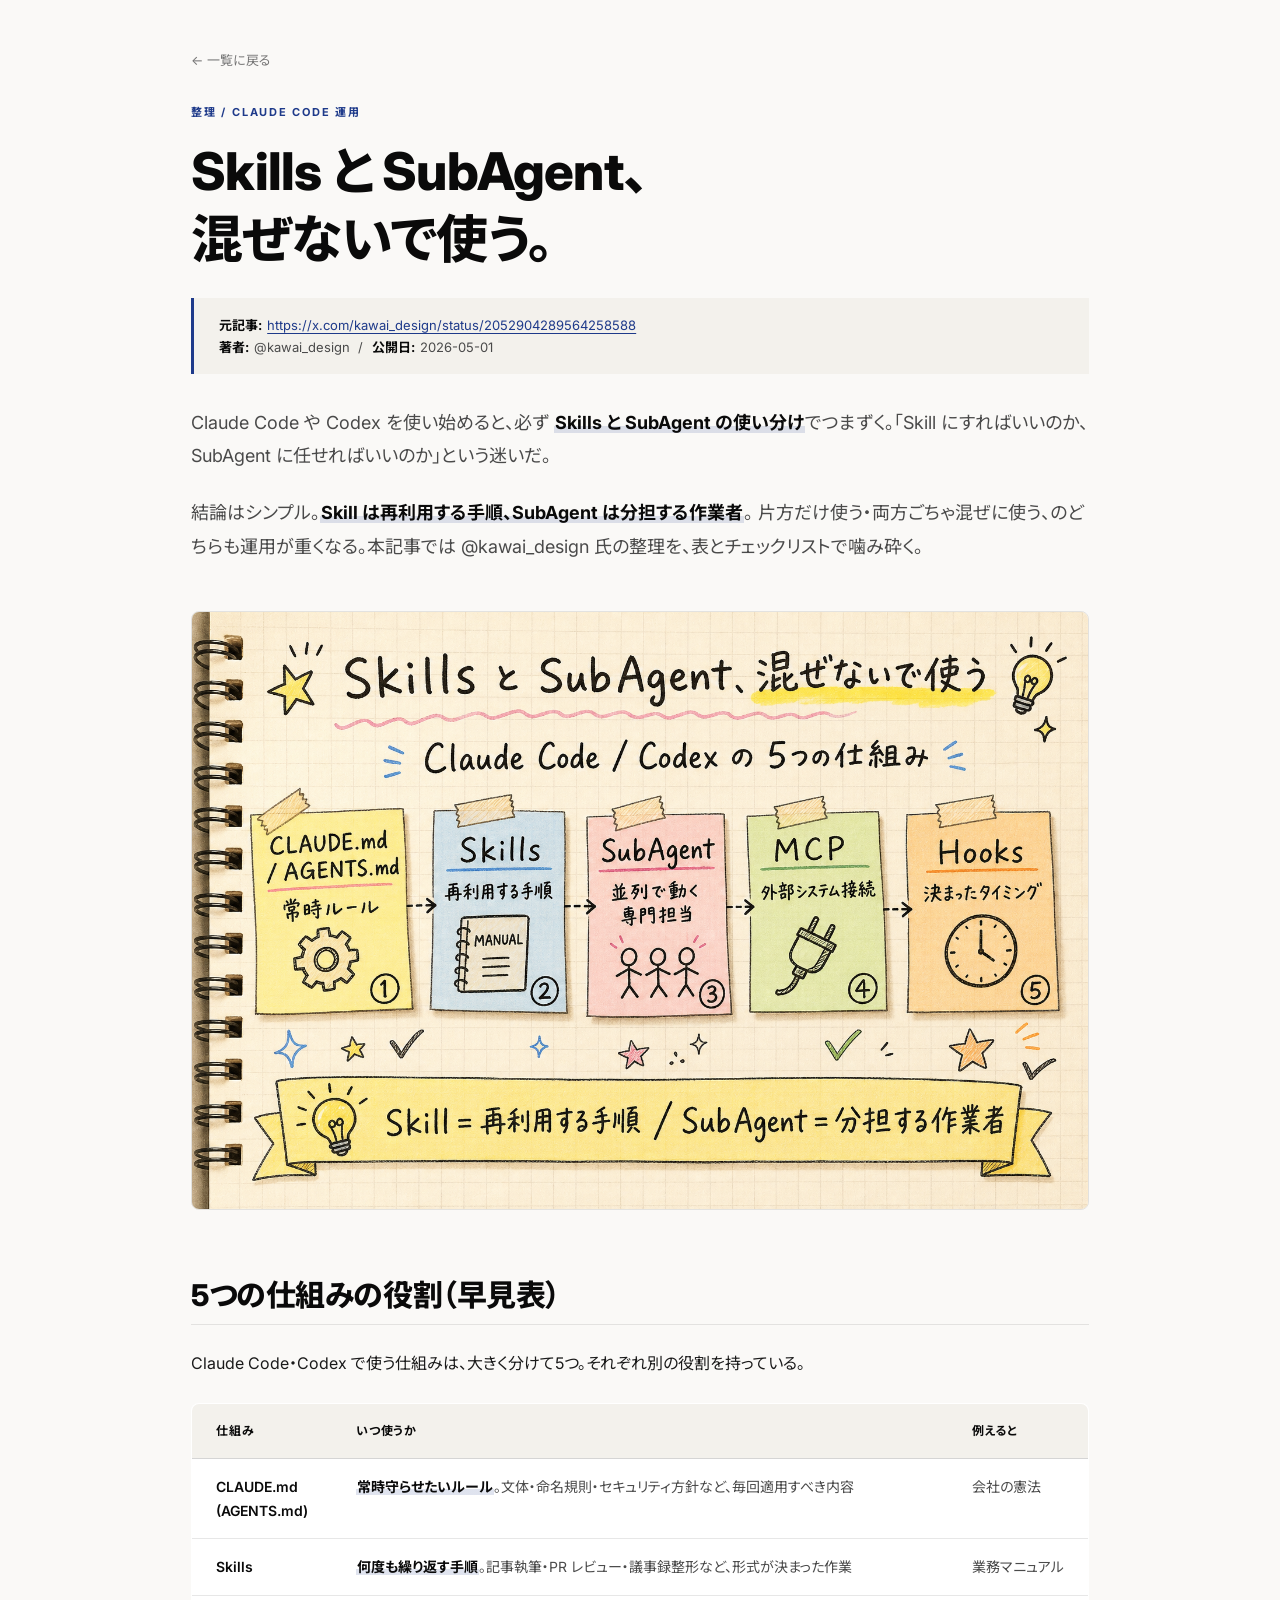
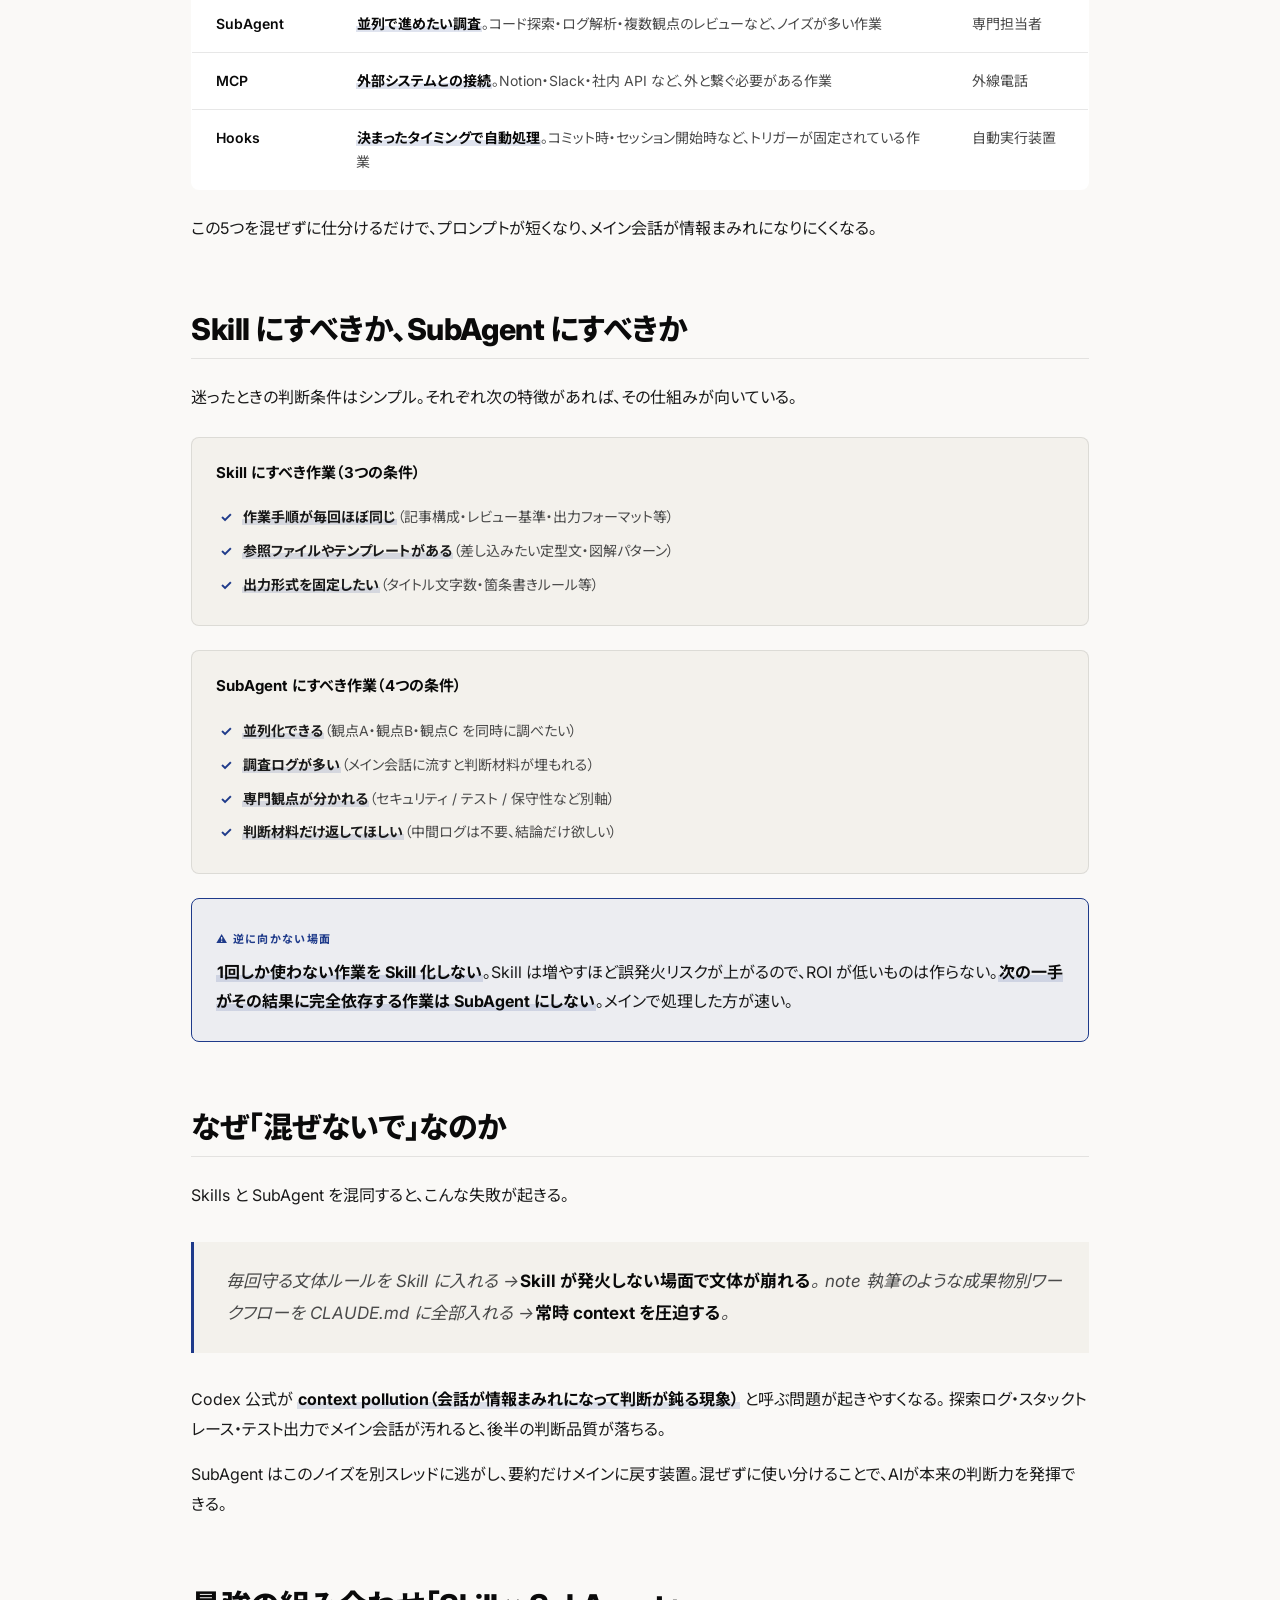
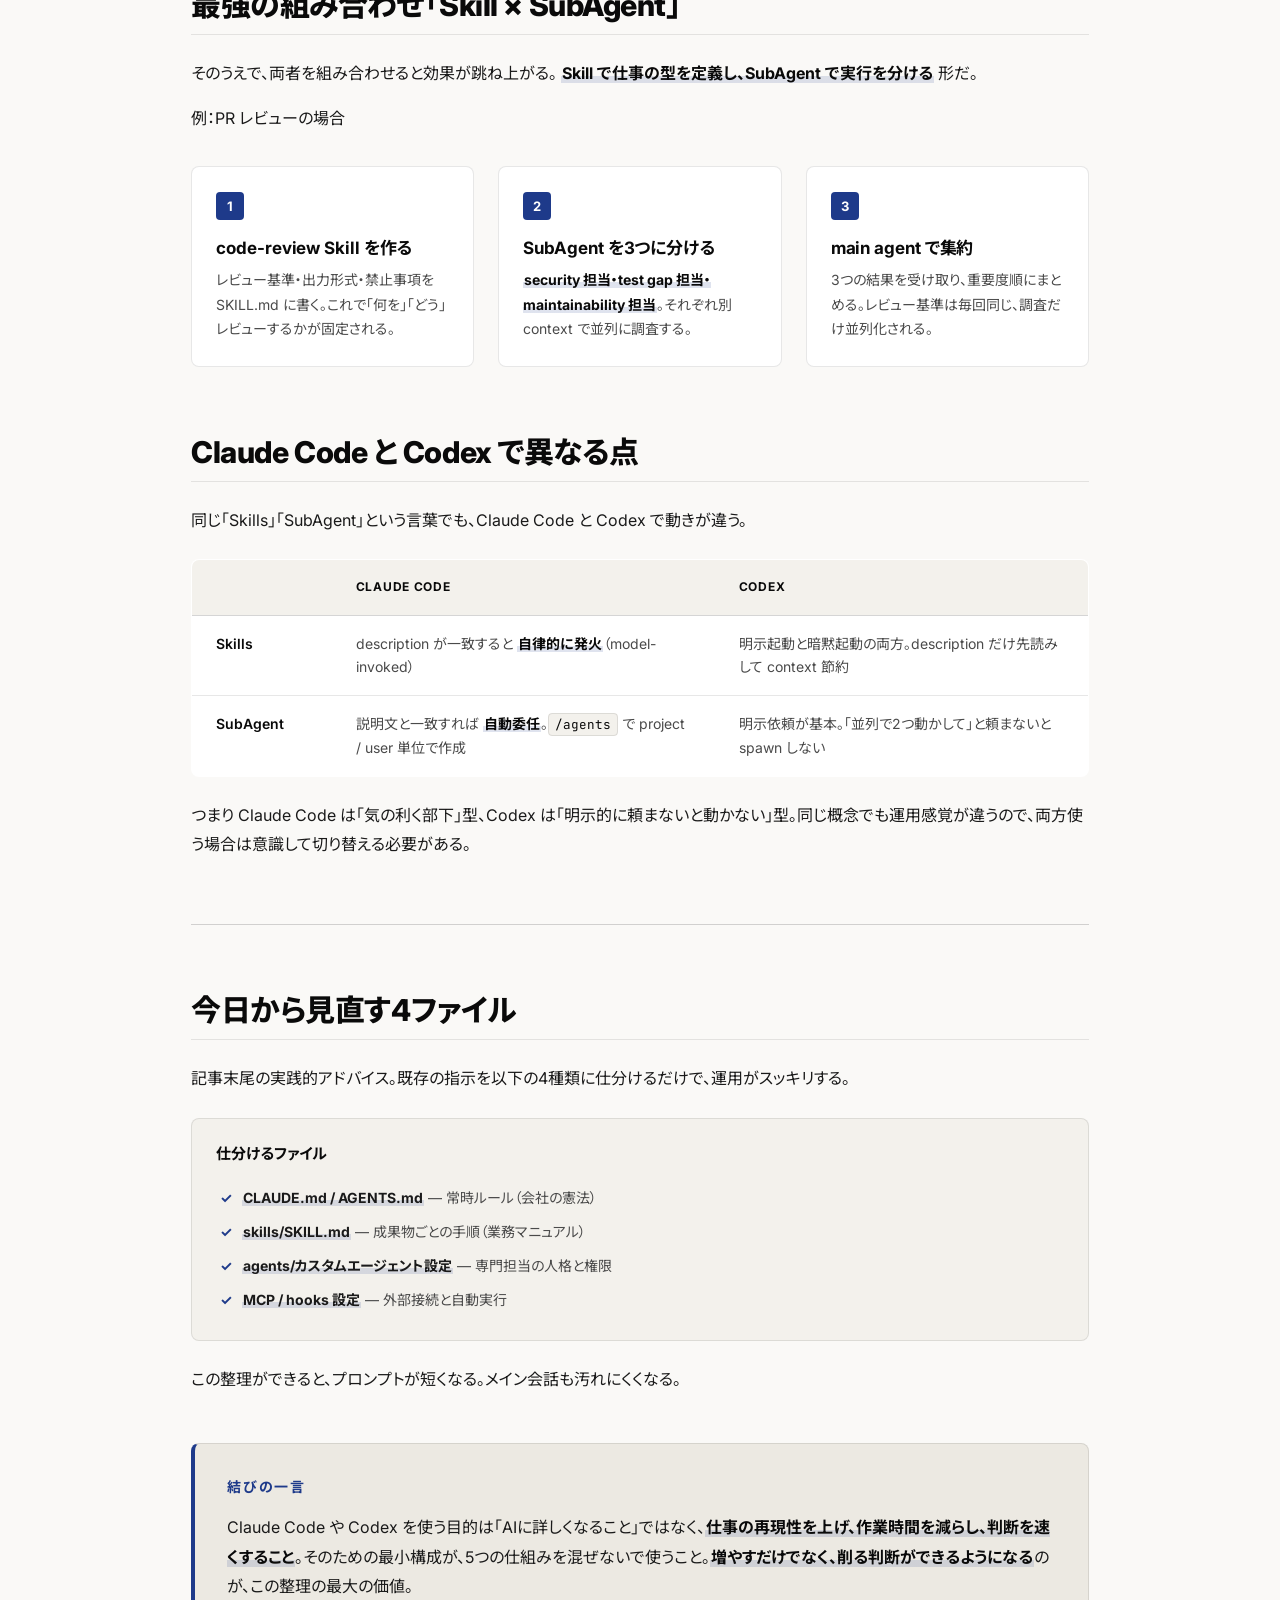
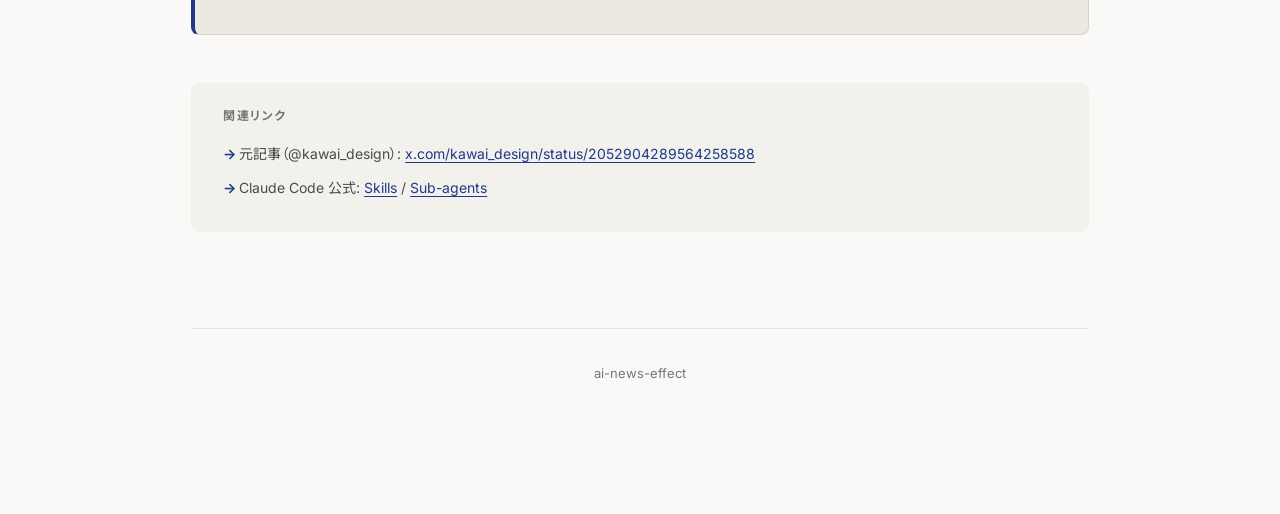
<file: posts/2026-05-10-skills-vs-subagent.html>
<!DOCTYPE html>
<html lang="ja">
<head>
<meta charset="UTF-8">
<meta name="viewport" content="width=device-width, initial-scale=1, viewport-fit=cover">
<title>Skills と SubAgent、混ぜないで使う。Claude Code / Codex の役割分担5原則 | ai-news-effect</title>
<meta name="description" content="Claude Code・Codex の Skills / SubAgent / CLAUDE.md / MCP / Hooks をどう使い分けるか。@kawai_design 氏の整理を、5つの仕組みの比較表とチェックリストで噛み砕く。">
<meta property="og:title" content="Skills と SubAgent、混ぜないで使う。Claude Code / Codex の役割分担5原則">
<meta property="og:description" content="「Skill は再利用する手順、SubAgent は分担する作業者」。混同すると運用が重くなる。5つの仕組みを比較表でスッキリ整理。">
<meta property="og:type" content="article">
<meta property="og:url" content="https://ai-news-effect.pages.dev/posts/2026-05-10-skills-vs-subagent.html">
<meta property="og:image" content="https://ai-news-effect.pages.dev/assets/images/2026-05-10-skills-vs-subagent.png">
<meta property="og:image:width" content="1536">
<meta property="og:image:height" content="1024">
<meta property="og:site_name" content="ai-news-effect">
<meta property="article:published_time" content="2026-05-10">
<meta property="article:author" content="@kawai_design">
<meta name="twitter:card" content="summary_large_image">
<meta name="twitter:image" content="https://ai-news-effect.pages.dev/assets/images/2026-05-10-skills-vs-subagent.png">
<link rel="stylesheet" href="/assets/styles.css">
</head>
<body>
<main class="container">
  <p class="breadcrumb"><a href="/">← 一覧に戻る</a></p>

  <span class="eyebrow">整理 / Claude Code 運用</span>
  <h1>Skills と SubAgent、<br><span class="grad-text">混ぜないで使う</span>。</h1>

  <div class="meta">
    <strong style="background:none; font-weight:700;">元記事:</strong> <a href="https://x.com/kawai_design/status/2052904289564258588" target="_blank" rel="noopener">https://x.com/kawai_design/status/2052904289564258588</a><br>
    <strong style="background:none; font-weight:700;">著者:</strong> @kawai_design &nbsp;/&nbsp; <strong style="background:none; font-weight:700;">公開日:</strong> 2026-05-01
  </div>

  <p class="lead">
    Claude Code や Codex を使い始めると、必ず <strong>Skills と SubAgent の使い分け</strong>でつまずく。「Skill にすればいいのか、SubAgent に任せればいいのか」という迷いだ。
  </p>

  <p class="lead">
    結論はシンプル。<strong>Skill は再利用する手順、SubAgent は分担する作業者</strong>。
    片方だけ使う・両方ごちゃ混ぜに使う、のどちらも運用が重くなる。本記事では @kawai_design 氏の整理を、表とチェックリストで噛み砕く。
  </p>

  <div class="hero-img-wrap">
    <img src="/assets/images/2026-05-10-skills-vs-subagent.png" alt="Claude Code / Codex の5つの仕組み（CLAUDE.md / Skills / SubAgent / MCP / Hooks）の役割分担を示すインフォグラフィック" class="hero-img">
  </div>

  <h2>5つの仕組みの役割（早見表）</h2>

  <p>Claude Code・Codex で使う仕組みは、大きく分けて5つ。それぞれ別の役割を持っている。</p>

  <div class="compare-table-wrap">
  <table class="compare-table">
    <thead>
      <tr>
        <th>仕組み</th>
        <th>いつ使うか</th>
        <th>例えると</th>
      </tr>
    </thead>
    <tbody>
      <tr>
        <td>CLAUDE.md<br>(AGENTS.md)</td>
        <td><strong>常時守らせたいルール</strong>。文体・命名規則・セキュリティ方針など、毎回適用すべき内容</td>
        <td>会社の憲法</td>
      </tr>
      <tr>
        <td>Skills</td>
        <td><strong>何度も繰り返す手順</strong>。記事執筆・PR レビュー・議事録整形など、形式が決まった作業</td>
        <td>業務マニュアル</td>
      </tr>
      <tr>
        <td>SubAgent</td>
        <td><strong>並列で進めたい調査</strong>。コード探索・ログ解析・複数観点のレビューなど、ノイズが多い作業</td>
        <td>専門担当者</td>
      </tr>
      <tr>
        <td>MCP</td>
        <td><strong>外部システムとの接続</strong>。Notion・Slack・社内 API など、外と繋ぐ必要がある作業</td>
        <td>外線電話</td>
      </tr>
      <tr>
        <td>Hooks</td>
        <td><strong>決まったタイミングで自動処理</strong>。コミット時・セッション開始時など、トリガーが固定されている作業</td>
        <td>自動実行装置</td>
      </tr>
    </tbody>
  </table>
  </div>

  <p>この5つを混ぜずに仕分けるだけで、プロンプトが短くなり、メイン会話が情報まみれになりにくくなる。</p>

  <h2>Skill にすべきか、SubAgent にすべきか</h2>

  <p>迷ったときの判断条件はシンプル。それぞれ次の特徴があれば、その仕組みが向いている。</p>

  <div class="checklist">
    <h3>Skill にすべき作業（3つの条件）</h3>
    <ul>
      <li><strong>作業手順が毎回ほぼ同じ</strong>（記事構成・レビュー基準・出力フォーマット等）</li>
      <li><strong>参照ファイルやテンプレートがある</strong>（差し込みたい定型文・図解パターン）</li>
      <li><strong>出力形式を固定したい</strong>（タイトル文字数・箇条書きルール等）</li>
    </ul>
  </div>

  <div class="checklist">
    <h3>SubAgent にすべき作業（4つの条件）</h3>
    <ul>
      <li><strong>並列化できる</strong>（観点A・観点B・観点C を同時に調べたい）</li>
      <li><strong>調査ログが多い</strong>（メイン会話に流すと判断材料が埋もれる）</li>
      <li><strong>専門観点が分かれる</strong>（セキュリティ / テスト / 保守性など別軸）</li>
      <li><strong>判断材料だけ返してほしい</strong>（中間ログは不要、結論だけ欲しい）</li>
    </ul>
  </div>

  <div class="callout">
    <span class="callout-label">⚠️ 逆に向かない場面</span>
    <p><strong>1回しか使わない作業を Skill 化しない</strong>。Skill は増やすほど誤発火リスクが上がるので、ROI が低いものは作らない。<strong>次の一手がその結果に完全依存する作業は SubAgent にしない</strong>。メインで処理した方が速い。</p>
  </div>

  <h2>なぜ「混ぜないで」なのか</h2>

  <p>Skills と SubAgent を混同すると、こんな失敗が起きる。</p>

  <blockquote class="quote">
    毎回守る文体ルールを Skill に入れる →<strong>Skill が発火しない場面で文体が崩れる</strong>。
    note 執筆のような成果物別ワークフローを CLAUDE.md に全部入れる →<strong>常時 context を圧迫する</strong>。
  </blockquote>

  <p>Codex 公式が <strong>context pollution（会話が情報まみれになって判断が鈍る現象）</strong> と呼ぶ問題が起きやすくなる。
  探索ログ・スタックトレース・テスト出力でメイン会話が汚れると、後半の判断品質が落ちる。</p>

  <p>SubAgent はこのノイズを別スレッドに逃がし、要約だけメインに戻す装置。混ぜずに使い分けることで、AIが本来の判断力を発揮できる。</p>

  <h2>最強の組み合わせ「Skill × SubAgent」</h2>

  <p>そのうえで、両者を組み合わせると効果が跳ね上がる。
  <strong>Skill で仕事の型を定義し、SubAgent で実行を分ける</strong> 形だ。</p>

  <p>例：PR レビューの場合</p>

  <div class="num-grid">
    <div class="num-card">
      <span class="num">1</span>
      <h3>code-review Skill を作る</h3>
      <p>レビュー基準・出力形式・禁止事項を SKILL.md に書く。これで「何を」「どう」レビューするかが固定される。</p>
    </div>

    <div class="num-card">
      <span class="num">2</span>
      <h3>SubAgent を3つに分ける</h3>
      <p><strong>security 担当・test gap 担当・maintainability 担当</strong>。それぞれ別 context で並列に調査する。</p>
    </div>

    <div class="num-card">
      <span class="num">3</span>
      <h3>main agent で集約</h3>
      <p>3つの結果を受け取り、重要度順にまとめる。レビュー基準は毎回同じ、調査だけ並列化される。</p>
    </div>
  </div>

  <h2>Claude Code と Codex で異なる点</h2>

  <p>同じ「Skills」「SubAgent」という言葉でも、Claude Code と Codex で動きが違う。</p>

  <div class="compare-table-wrap">
  <table class="compare-table">
    <thead>
      <tr>
        <th></th>
        <th>Claude Code</th>
        <th>Codex</th>
      </tr>
    </thead>
    <tbody>
      <tr>
        <td>Skills</td>
        <td>description が一致すると <strong>自律的に発火</strong>（model-invoked）</td>
        <td>明示起動と暗黙起動の両方。description だけ先読みして context 節約</td>
      </tr>
      <tr>
        <td>SubAgent</td>
        <td>説明文と一致すれば <strong>自動委任</strong>。<code>/agents</code> で project / user 単位で作成</td>
        <td>明示依頼が基本。「並列で2つ動かして」と頼まないと spawn しない</td>
      </tr>
    </tbody>
  </table>
  </div>

  <p>つまり Claude Code は「気の利く部下」型、Codex は「明示的に頼まないと動かない」型。同じ概念でも運用感覚が違うので、両方使う場合は意識して切り替える必要がある。</p>

  <hr class="divider">

  <h2>今日から見直す4ファイル</h2>

  <p>記事末尾の実践的アドバイス。既存の指示を以下の4種類に仕分けるだけで、運用がスッキリする。</p>

  <div class="checklist">
    <h3>仕分けるファイル</h3>
    <ul>
      <li><strong>CLAUDE.md / AGENTS.md</strong> — 常時ルール（会社の憲法）</li>
      <li><strong>skills/SKILL.md</strong> — 成果物ごとの手順（業務マニュアル）</li>
      <li><strong>agents/カスタムエージェント設定</strong> — 専門担当の人格と権限</li>
      <li><strong>MCP / hooks 設定</strong> — 外部接続と自動実行</li>
    </ul>
  </div>

  <p>この整理ができると、プロンプトが短くなる。メイン会話も汚れにくくなる。</p>

  <div class="conclusion">
    <h3>結びの一言</h3>
    <p>Claude Code や Codex を使う目的は「AIに詳しくなること」ではなく、<strong>仕事の再現性を上げ、作業時間を減らし、判断を速くすること</strong>。そのための最小構成が、5つの仕組みを混ぜないで使うこと。<strong>増やすだけでなく、削る判断ができるようになる</strong>のが、この整理の最大の価値。</p>
  </div>

  <div class="related">
    <h3>関連リンク</h3>
    <ul>
      <li>元記事（@kawai_design）: <a href="https://x.com/kawai_design/status/2052904289564258588" target="_blank" rel="noopener">x.com/kawai_design/status/2052904289564258588</a></li>
      <li>Claude Code 公式: <a href="https://docs.claude.com/en/docs/claude-code/skills" target="_blank" rel="noopener">Skills</a> / <a href="https://docs.claude.com/en/docs/claude-code/sub-agents" target="_blank" rel="noopener">Sub-agents</a></li>
    </ul>
  </div>

  <footer>
    <a href="/">ai-news-effect</a>
  </footer>
</main>
</body>
</html>
</file>
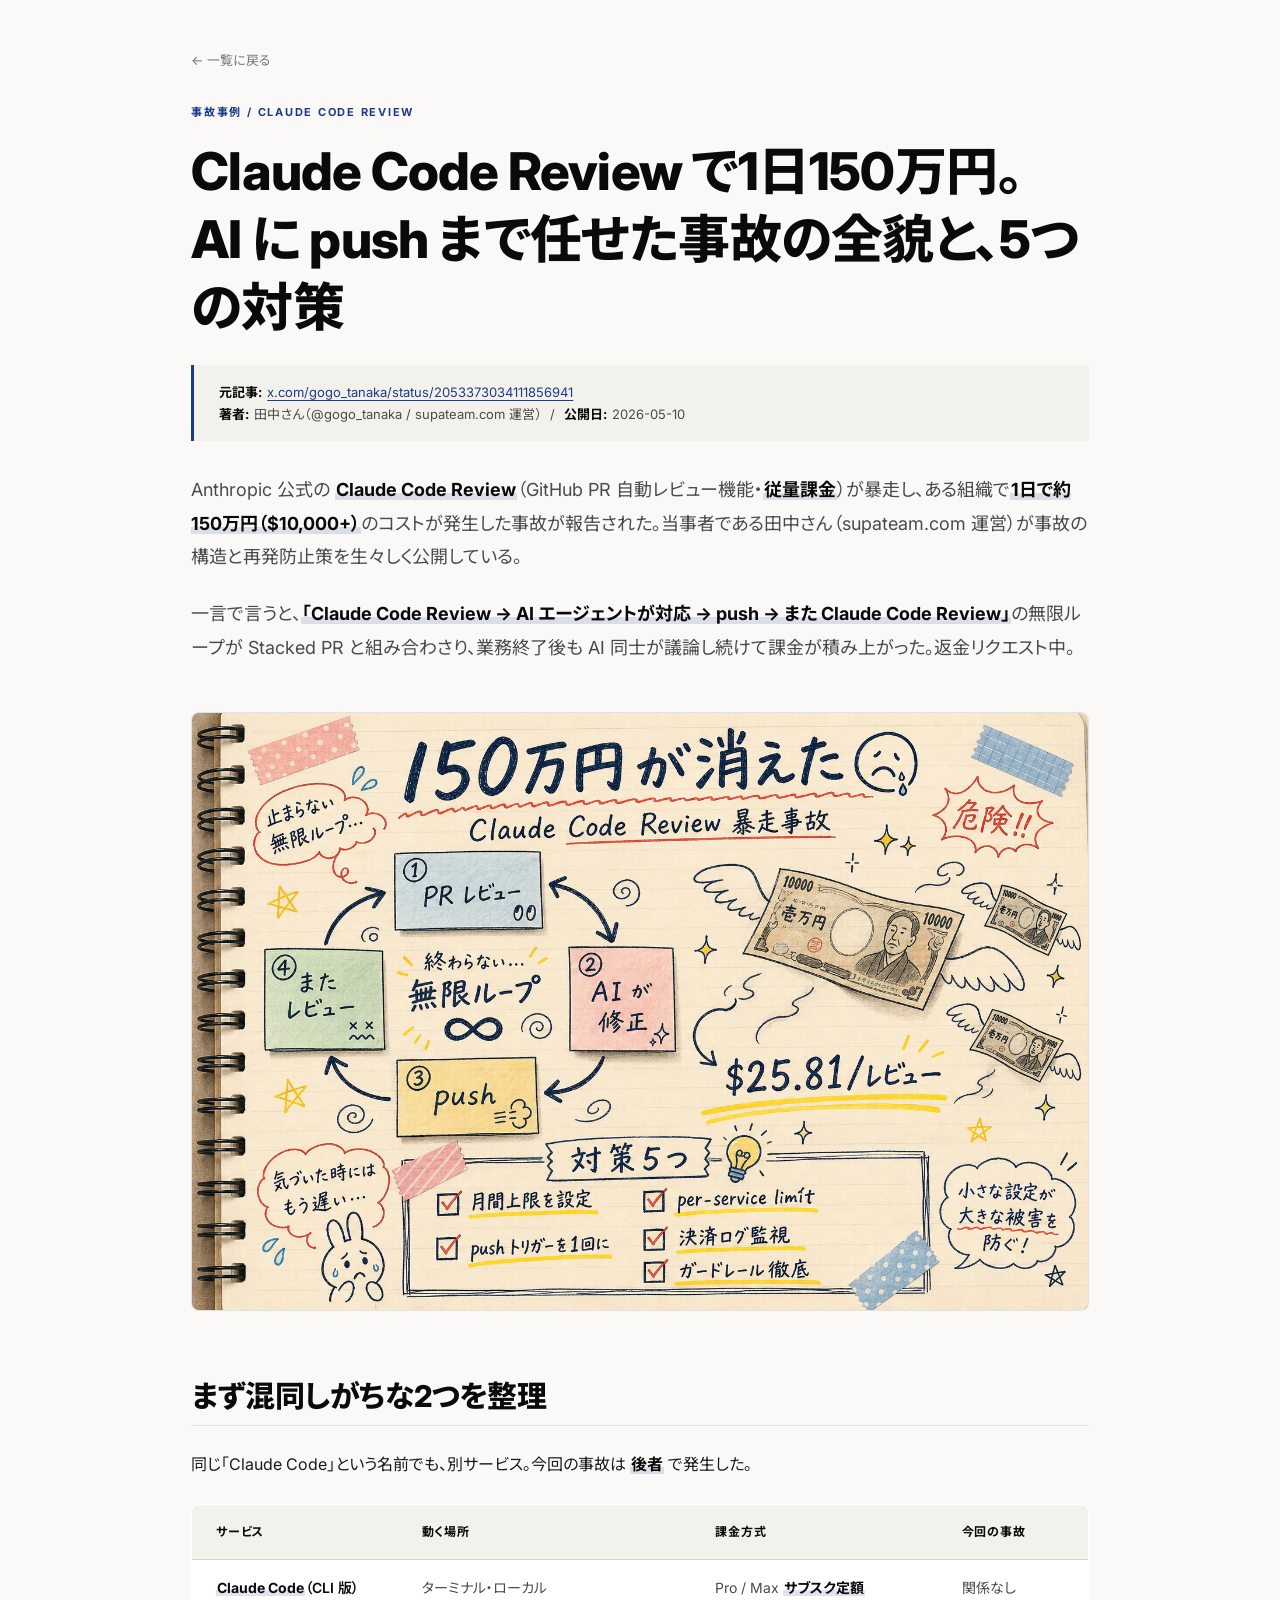
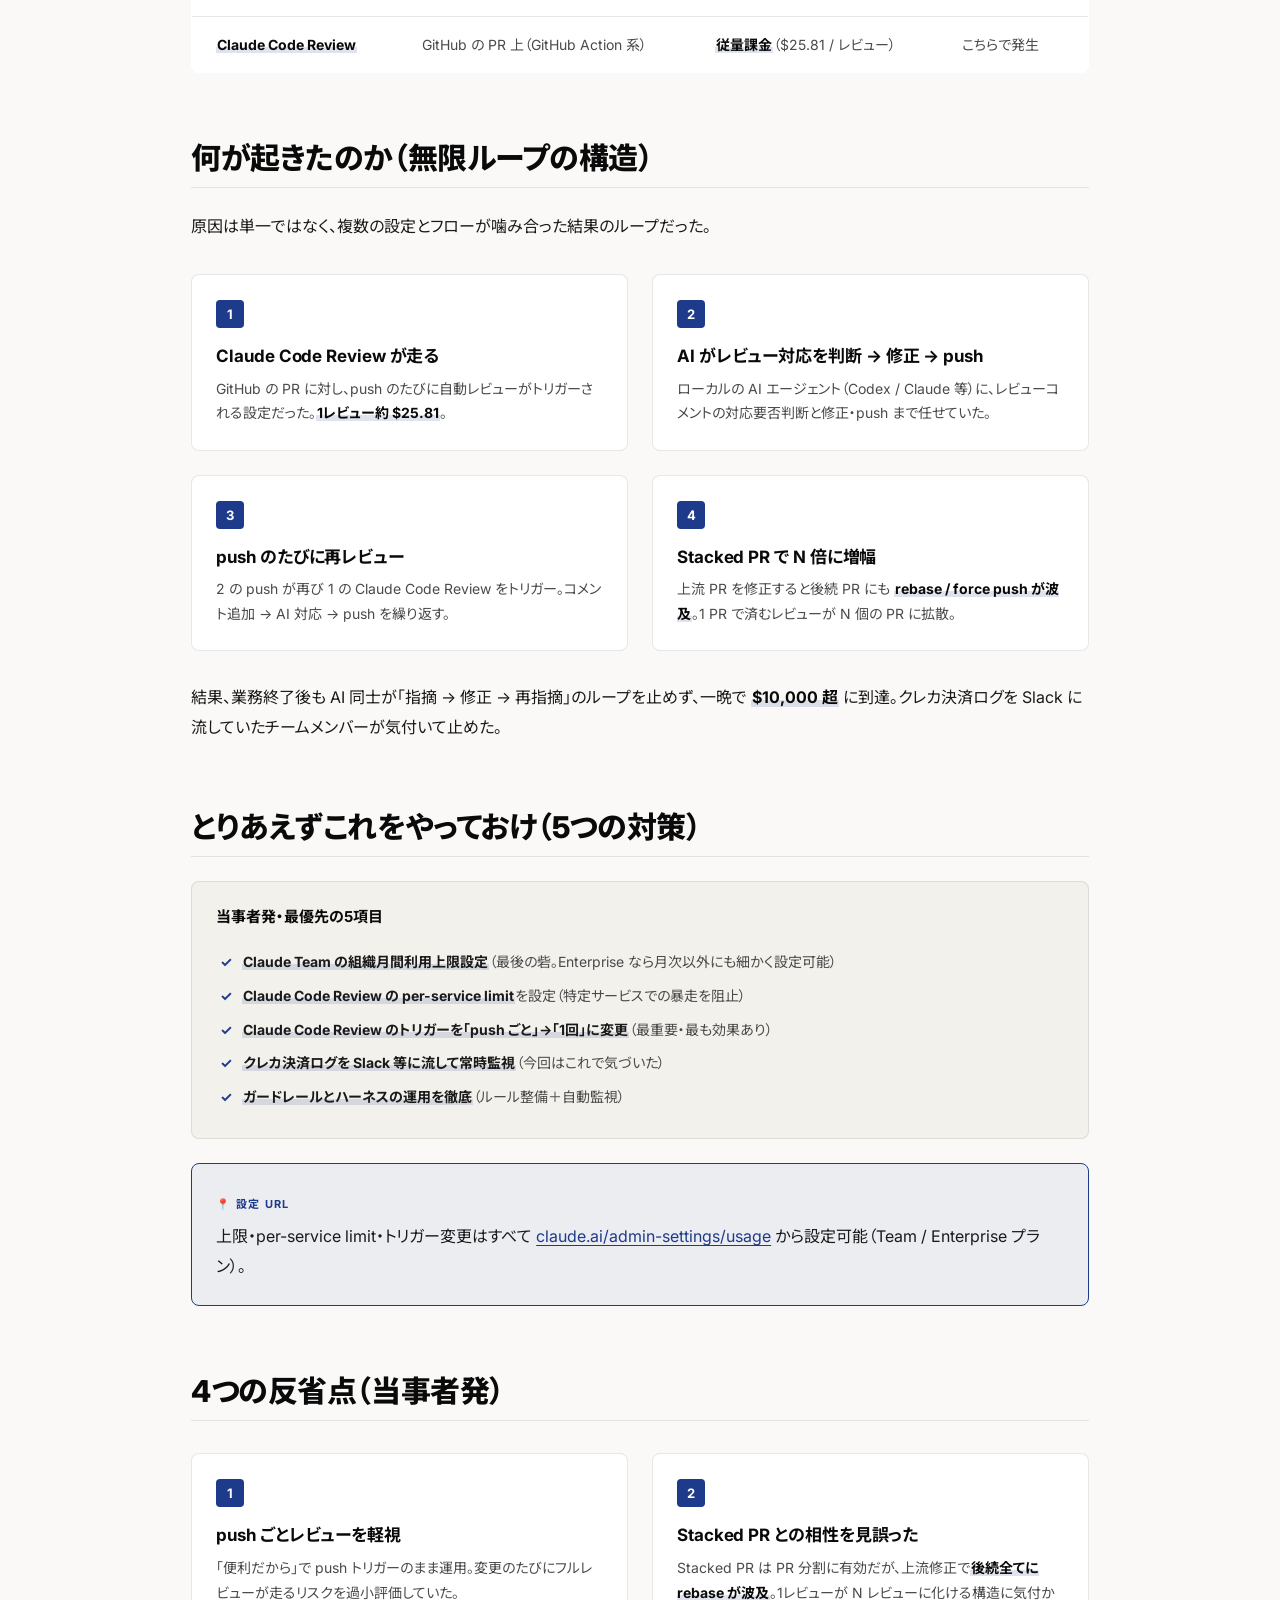
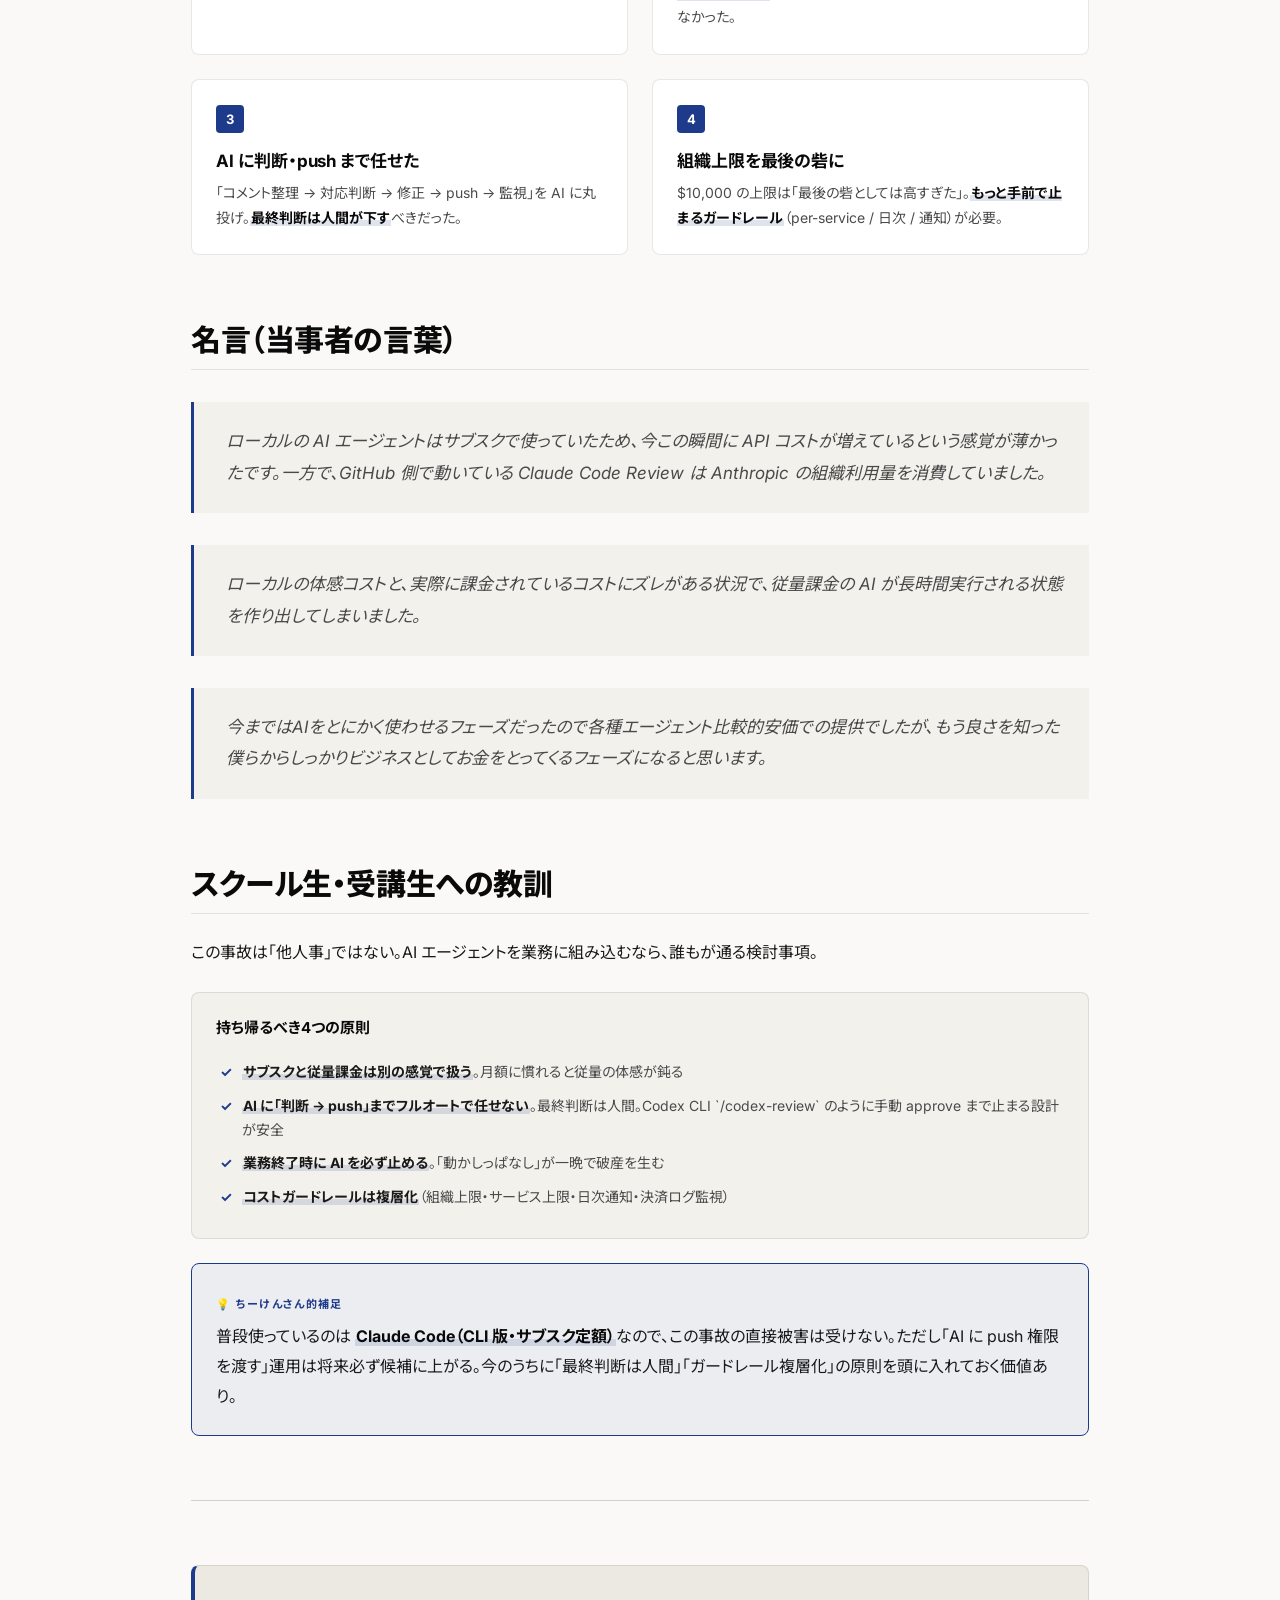
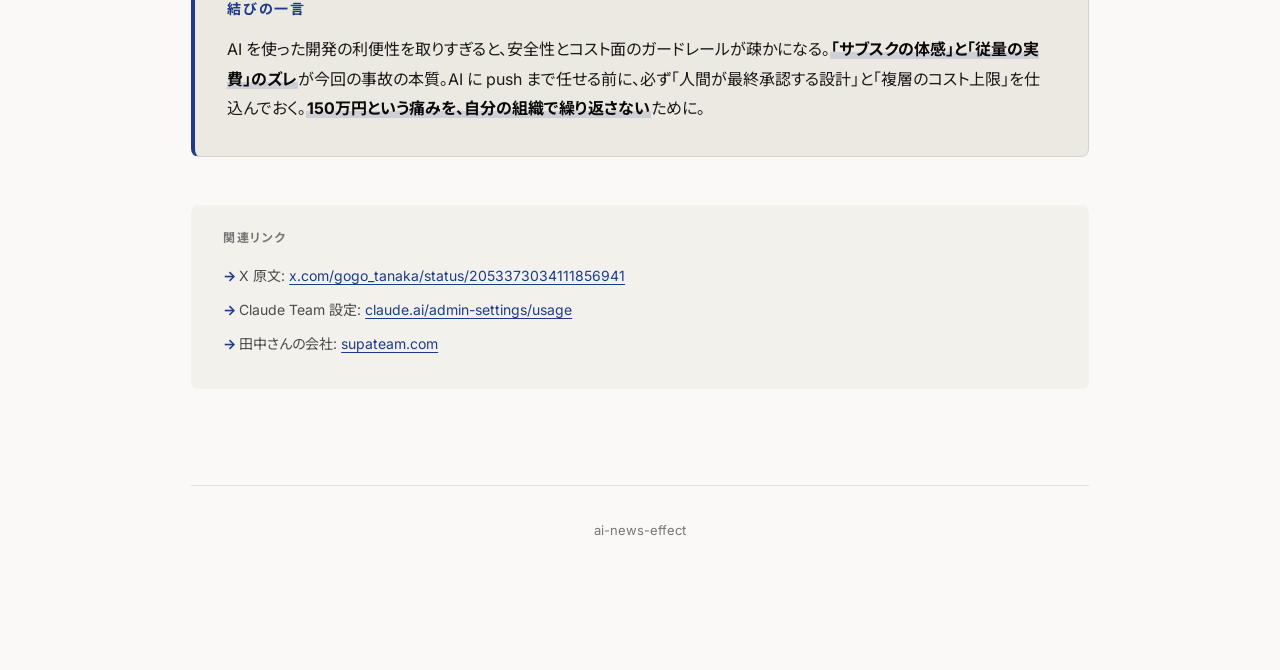
<file: posts/2026-05-11-claude-code-review-incident.html>
<!DOCTYPE html>
<html lang="ja">
<head>
<meta charset="UTF-8">
<meta name="viewport" content="width=device-width, initial-scale=1, viewport-fit=cover">
<title>Claude Code Review で1日150万円。AI に push まで任せた事故の全貌と、5つの対策 | ai-news-effect</title>
<meta name="description" content="Anthropic 公式の Claude Code Review が暴走し、1日で約150万円を溶かした事故。AI エージェントが push を繰り返して無限ループ。原因・5つの対策・スクール生への教訓を整理。">
<meta property="og:title" content="Claude Code Review で1日150万円。AI に push まで任せた事故の全貌と、5つの対策">
<meta property="og:description" content="平均 $25.81/レビューが Stacked PR と AI 自動 push で無限ループ。当事者の告白から学ぶ AI コストガードレール。Claude Code（CLI版）と Claude Code Review（GitHub版）の違いも整理。">
<meta property="og:type" content="article">
<meta property="og:url" content="https://ai-news-effect.pages.dev/posts/2026-05-11-claude-code-review-incident.html">
<meta property="og:image" content="https://ai-news-effect.pages.dev/assets/images/2026-05-11-claude-code-review-incident.png">
<meta property="og:image:width" content="1536">
<meta property="og:image:height" content="1024">
<meta property="og:site_name" content="ai-news-effect">
<meta property="article:published_time" content="2026-05-11">
<meta property="article:author" content="@gogo_tanaka">
<meta name="twitter:card" content="summary_large_image">
<meta name="twitter:image" content="https://ai-news-effect.pages.dev/assets/images/2026-05-11-claude-code-review-incident.png">
<link rel="preconnect" href="https://fonts.googleapis.com">
<link rel="preconnect" href="https://fonts.gstatic.com" crossorigin>
<link href="https://fonts.googleapis.com/css2?family=Inter:wght@400;500;600;700&family=Noto+Sans+JP:wght@400;500;700&family=Noto+Serif+JP:wght@400;700&family=JetBrains+Mono:wght@400;500&display=swap" rel="stylesheet">
<link rel="stylesheet" href="/assets/styles.css">
</head>
<body>
<main class="container">
  <p class="breadcrumb"><a href="/">← 一覧に戻る</a></p>

  <span class="eyebrow">事故事例 / Claude Code Review</span>
  <h1>Claude Code Review で1日150万円。<br>AI に push まで任せた事故の全貌と、5つの対策</h1>

  <div class="meta">
    <strong style="background:none; font-weight:700;">元記事:</strong> <a href="https://x.com/gogo_tanaka/status/2053373034111856941" target="_blank" rel="noopener">x.com/gogo_tanaka/status/2053373034111856941</a><br>
    <strong style="background:none; font-weight:700;">著者:</strong> 田中さん（@gogo_tanaka / supateam.com 運営） &nbsp;/&nbsp; <strong style="background:none; font-weight:700;">公開日:</strong> 2026-05-10
  </div>

  <p class="lead">
    Anthropic 公式の <strong>Claude Code Review</strong>（GitHub PR 自動レビュー機能・<strong>従量課金</strong>）が暴走し、ある組織で<strong>1日で約150万円（$10,000+）</strong>のコストが発生した事故が報告された。当事者である田中さん（supateam.com 運営）が事故の構造と再発防止策を生々しく公開している。
  </p>

  <p class="lead">
    一言で言うと、<strong>「Claude Code Review → AI エージェントが対応 → push → また Claude Code Review」</strong>の無限ループが Stacked PR と組み合わさり、業務終了後も AI 同士が議論し続けて課金が積み上がった。返金リクエスト中。
  </p>

  <div class="hero-img-wrap">
    <img src="/assets/images/2026-05-11-claude-code-review-incident.png" alt="Claude Code Review と AI エージェントが無限ループを作り150万円のコストが発生した構造を示す手書きノート風のインフォグラフィック" class="hero-img">
  </div>

  <h2>まず混同しがちな2つを整理</h2>

  <p>同じ「Claude Code」という名前でも、別サービス。今回の事故は <strong>後者</strong> で発生した。</p>

  <div class="compare-table-wrap">
  <table class="compare-table">
    <thead>
      <tr>
        <th>サービス</th>
        <th>動く場所</th>
        <th>課金方式</th>
        <th>今回の事故</th>
      </tr>
    </thead>
    <tbody>
      <tr>
        <td><strong>Claude Code</strong>（CLI 版）</td>
        <td>ターミナル・ローカル</td>
        <td>Pro / Max <strong>サブスク定額</strong></td>
        <td>関係なし</td>
      </tr>
      <tr>
        <td><strong>Claude Code Review</strong></td>
        <td>GitHub の PR 上（GitHub Action 系）</td>
        <td><strong>従量課金</strong>（$25.81 / レビュー）</td>
        <td>こちらで発生</td>
      </tr>
    </tbody>
  </table>
  </div>

  <h2>何が起きたのか（無限ループの構造）</h2>

  <p>原因は単一ではなく、複数の設定とフローが噛み合った結果のループだった。</p>

  <div class="num-grid">
    <div class="num-card">
      <span class="num">1</span>
      <h3>Claude Code Review が走る</h3>
      <p>GitHub の PR に対し、push のたびに自動レビューがトリガーされる設定だった。<strong>1レビュー約 $25.81</strong>。</p>
    </div>

    <div class="num-card">
      <span class="num">2</span>
      <h3>AI がレビュー対応を判断 → 修正 → push</h3>
      <p>ローカルの AI エージェント（Codex / Claude 等）に、レビューコメントの対応要否判断と修正・push まで任せていた。</p>
    </div>

    <div class="num-card">
      <span class="num">3</span>
      <h3>push のたびに再レビュー</h3>
      <p>2 の push が再び 1 の Claude Code Review をトリガー。コメント追加 → AI 対応 → push を繰り返す。</p>
    </div>

    <div class="num-card">
      <span class="num">4</span>
      <h3>Stacked PR で N 倍に増幅</h3>
      <p>上流 PR を修正すると後続 PR にも <strong>rebase / force push が波及</strong>。1 PR で済むレビューが N 個の PR に拡散。</p>
    </div>
  </div>

  <p>結果、業務終了後も AI 同士が「指摘 → 修正 → 再指摘」のループを止めず、一晩で <strong>$10,000 超</strong> に到達。クレカ決済ログを Slack に流していたチームメンバーが気付いて止めた。</p>

  <h2>とりあえずこれをやっておけ（5つの対策）</h2>

  <div class="checklist">
    <h3>当事者発・最優先の5項目</h3>
    <ul>
      <li><strong>Claude Team の組織月間利用上限設定</strong>（最後の砦。Enterprise なら月次以外にも細かく設定可能）</li>
      <li><strong>Claude Code Review の per-service limit</strong>を設定（特定サービスでの暴走を阻止）</li>
      <li><strong>Claude Code Review のトリガーを「push ごと」→「1回」に変更</strong>（最重要・最も効果あり）</li>
      <li><strong>クレカ決済ログを Slack 等に流して常時監視</strong>（今回はこれで気づいた）</li>
      <li><strong>ガードレールとハーネスの運用を徹底</strong>（ルール整備＋自動監視）</li>
    </ul>
  </div>

  <div class="callout">
    <span class="callout-label">📍 設定 URL</span>
    <p>上限・per-service limit・トリガー変更はすべて <a href="https://claude.ai/admin-settings/usage" target="_blank" rel="noopener">claude.ai/admin-settings/usage</a> から設定可能（Team / Enterprise プラン）。</p>
  </div>

  <h2>4つの反省点（当事者発）</h2>

  <div class="num-grid">
    <div class="num-card">
      <span class="num">1</span>
      <h3>push ごとレビューを軽視</h3>
      <p>「便利だから」で push トリガーのまま運用。変更のたびにフルレビューが走るリスクを過小評価していた。</p>
    </div>

    <div class="num-card">
      <span class="num">2</span>
      <h3>Stacked PR との相性を見誤った</h3>
      <p>Stacked PR は PR 分割に有効だが、上流修正で<strong>後続全てに rebase が波及</strong>。1レビューが N レビューに化ける構造に気付かなかった。</p>
    </div>

    <div class="num-card">
      <span class="num">3</span>
      <h3>AI に判断・push まで任せた</h3>
      <p>「コメント整理 → 対応判断 → 修正 → push → 監視」を AI に丸投げ。<strong>最終判断は人間が下す</strong>べきだった。</p>
    </div>

    <div class="num-card">
      <span class="num">4</span>
      <h3>組織上限を最後の砦に</h3>
      <p>$10,000 の上限は「最後の砦としては高すぎた」。<strong>もっと手前で止まるガードレール</strong>（per-service / 日次 / 通知）が必要。</p>
    </div>
  </div>

  <h2>名言（当事者の言葉）</h2>

  <blockquote class="quote">
    ローカルの AI エージェントはサブスクで使っていたため、今この瞬間に API コストが増えているという感覚が薄かったです。一方で、GitHub 側で動いている Claude Code Review は Anthropic の組織利用量を消費していました。
  </blockquote>

  <blockquote class="quote">
    ローカルの体感コストと、実際に課金されているコストにズレがある状況で、従量課金の AI が長時間実行される状態を作り出してしまいました。
  </blockquote>

  <blockquote class="quote">
    今まではAIをとにかく使わせるフェーズだったので各種エージェント比較的安価での提供でしたが、もう良さを知った僕らからしっかりビジネスとしてお金をとってくるフェーズになると思います。
  </blockquote>

  <h2>スクール生・受講生への教訓</h2>

  <p>この事故は「他人事」ではない。AI エージェントを業務に組み込むなら、誰もが通る検討事項。</p>

  <div class="checklist">
    <h3>持ち帰るべき4つの原則</h3>
    <ul>
      <li><strong>サブスクと従量課金は別の感覚で扱う</strong>。月額に慣れると従量の体感が鈍る</li>
      <li><strong>AI に「判断 → push」までフルオートで任せない</strong>。最終判断は人間。Codex CLI `/codex-review` のように手動 approve まで止まる設計が安全</li>
      <li><strong>業務終了時に AI を必ず止める</strong>。「動かしっぱなし」が一晩で破産を生む</li>
      <li><strong>コストガードレールは複層化</strong>（組織上限・サービス上限・日次通知・決済ログ監視）</li>
    </ul>
  </div>

  <div class="callout">
    <span class="callout-label">💡 ちーけんさん的補足</span>
    <p>普段使っているのは <strong>Claude Code（CLI 版・サブスク定額）</strong>なので、この事故の直接被害は受けない。ただし「AI に push 権限を渡す」運用は将来必ず候補に上がる。今のうちに「最終判断は人間」「ガードレール複層化」の原則を頭に入れておく価値あり。</p>
  </div>

  <hr class="divider">

  <div class="conclusion">
    <h3>結びの一言</h3>
    <p>AI を使った開発の利便性を取りすぎると、安全性とコスト面のガードレールが疎かになる。<strong>「サブスクの体感」と「従量の実費」のズレ</strong>が今回の事故の本質。AI に push まで任せる前に、必ず「人間が最終承認する設計」と「複層のコスト上限」を仕込んでおく。<strong>150万円という痛みを、自分の組織で繰り返さない</strong>ために。</p>
  </div>

  <div class="related">
    <h3>関連リンク</h3>
    <ul>
      <li>X 原文: <a href="https://x.com/gogo_tanaka/status/2053373034111856941" target="_blank" rel="noopener">x.com/gogo_tanaka/status/2053373034111856941</a></li>
      <li>Claude Team 設定: <a href="https://claude.ai/admin-settings/usage" target="_blank" rel="noopener">claude.ai/admin-settings/usage</a></li>
      <li>田中さんの会社: <a href="https://supateam.com/" target="_blank" rel="noopener">supateam.com</a></li>
    </ul>
  </div>

  <footer>
    <a href="/">ai-news-effect</a>
  </footer>
</main>
</body>
</html>
</file>
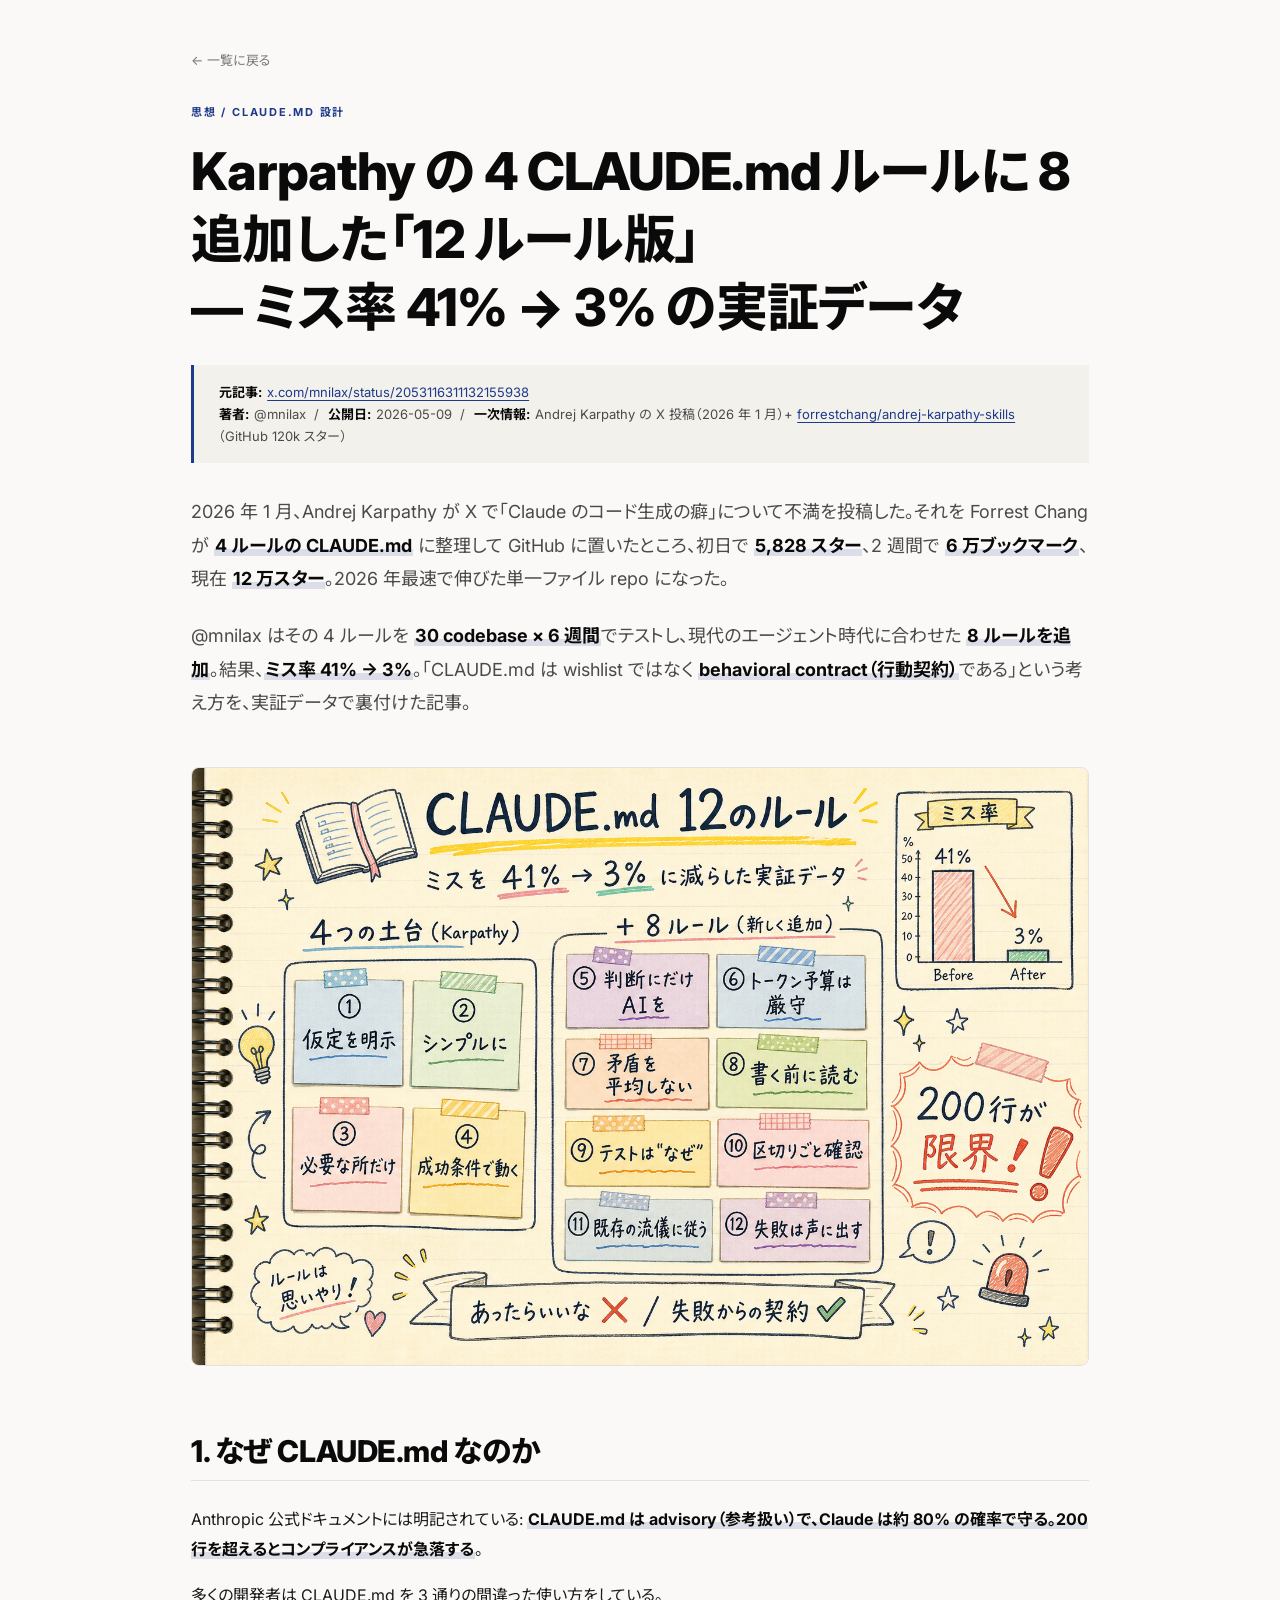
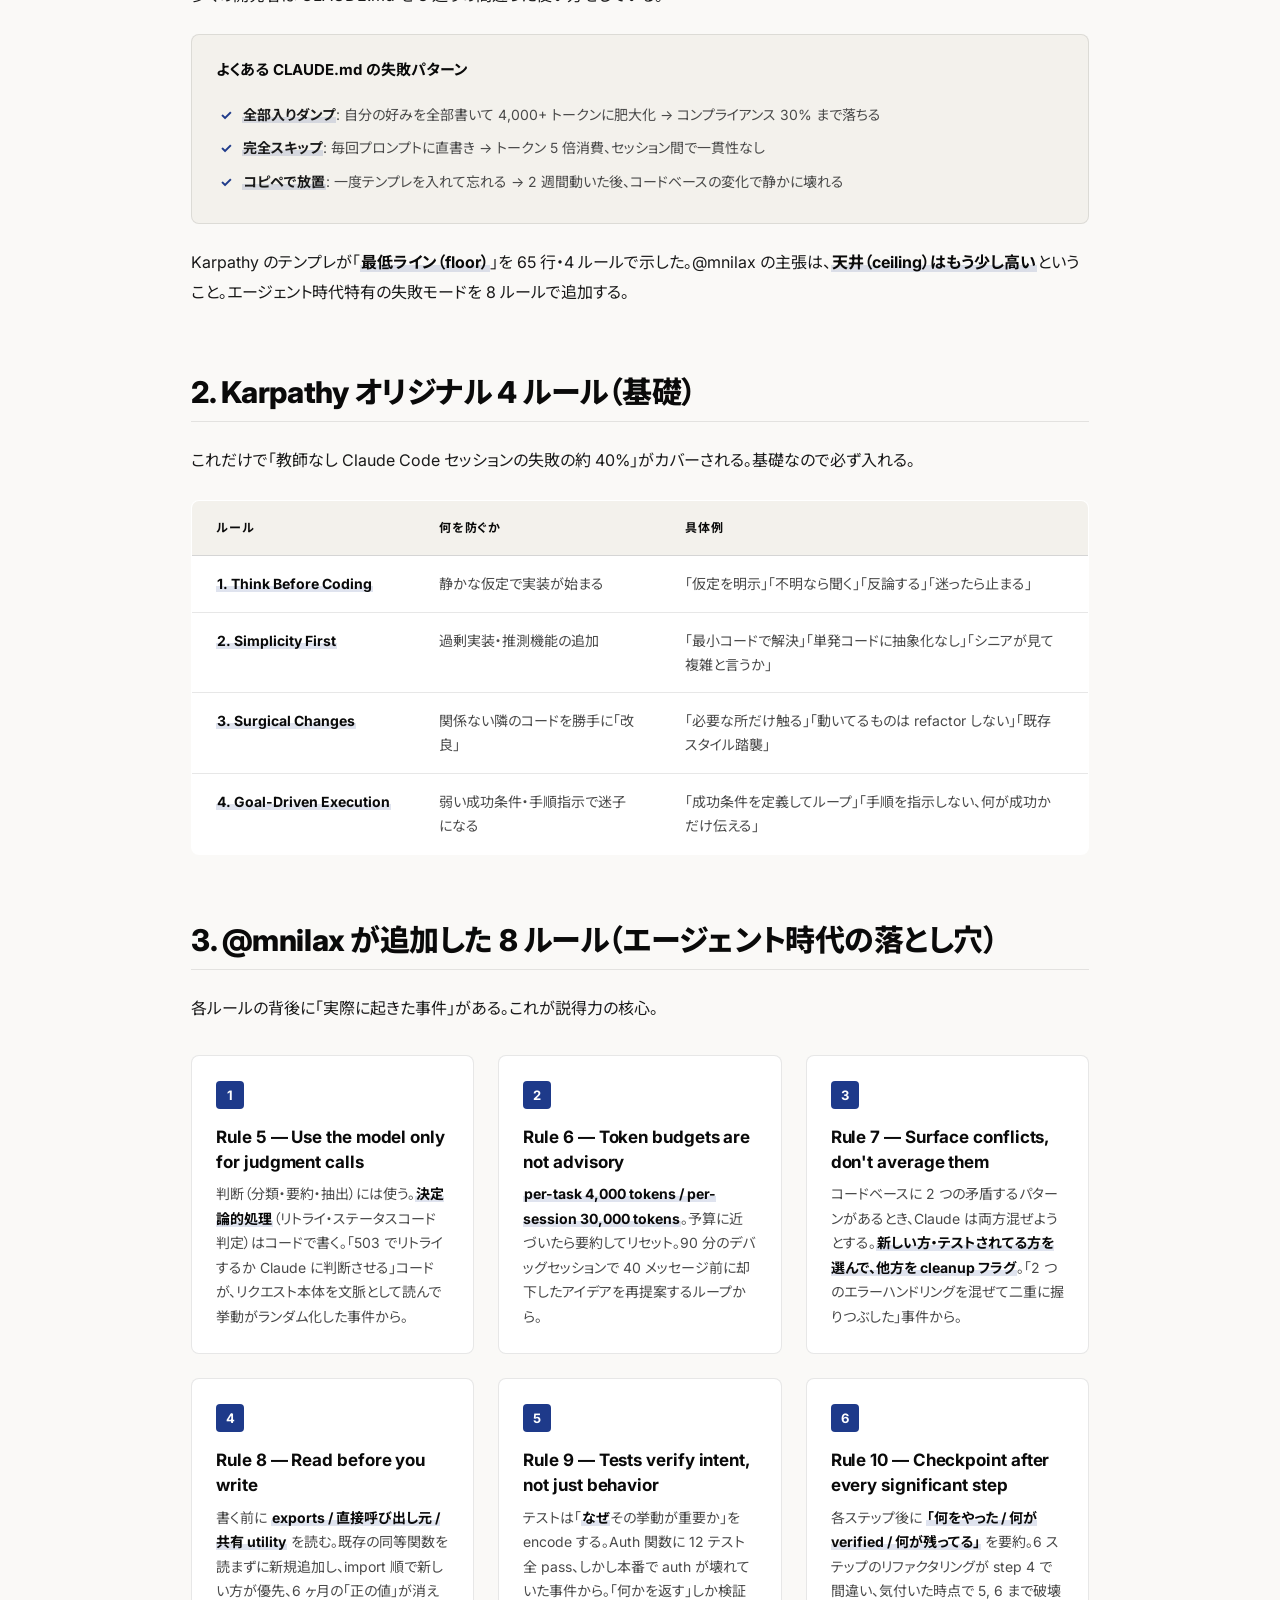
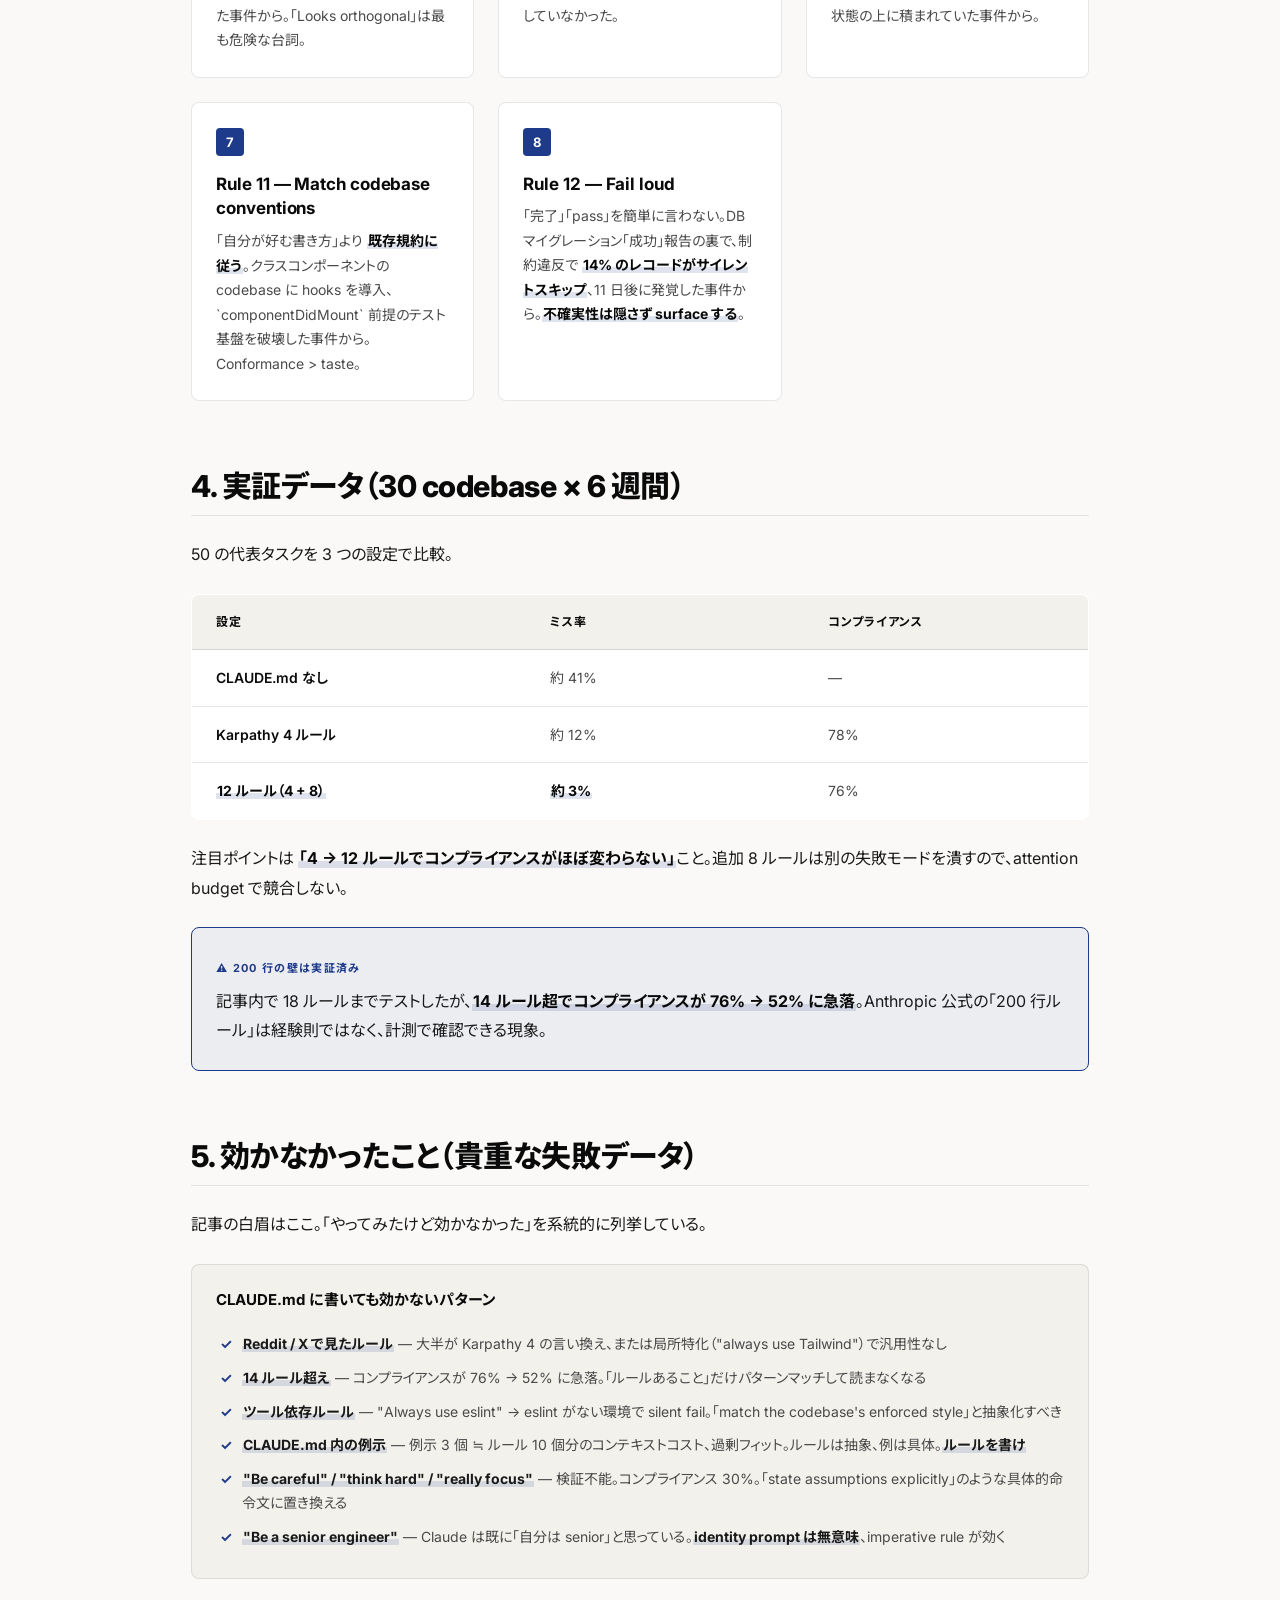
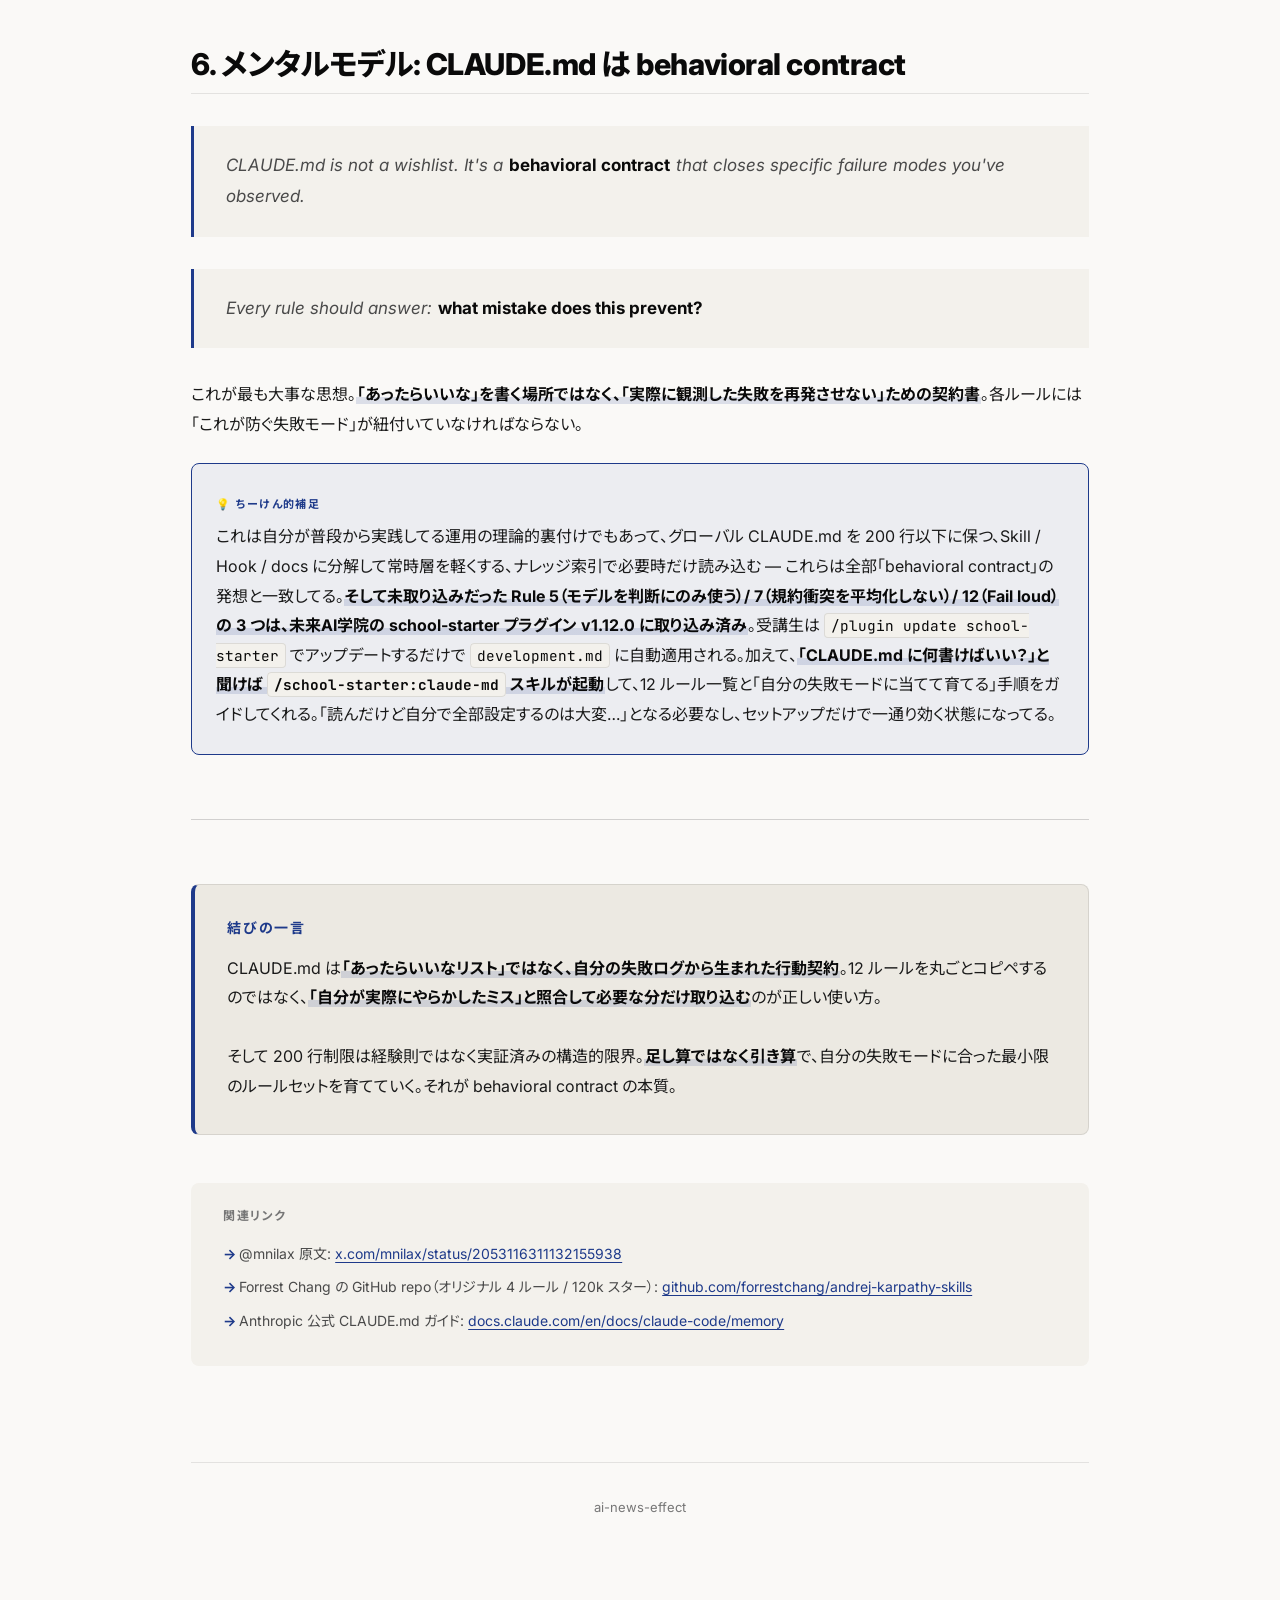
<file: posts/2026-05-13-claude-md-12-rules.html>
<!DOCTYPE html>
<html lang="ja">
<head>
<meta charset="UTF-8">
<meta name="viewport" content="width=device-width, initial-scale=1, viewport-fit=cover">
<title>Karpathy の 4 CLAUDE.md ルールに 8 ルール追加した「12 ルール版」— ミス率 41% → 3% の実証データ | ai-news-effect</title>
<meta name="description" content="Andrej Karpathy の Claude 批判から生まれた 4 ルールの CLAUDE.md は GitHub 120k スターを獲得。@mnilax が 30 codebase × 6 週間でテストし 8 ルールを追加。ミス率 41% から 3% に。CLAUDE.md は wishlist ではなく behavioral contract。">
<meta property="og:title" content="Karpathy の 4 CLAUDE.md ルールに 8 ルール追加した「12 ルール版」— ミス率 41% → 3% の実証データ">
<meta property="og:description" content="30 codebase × 6 週間の実証。CLAUDE.md は behavioral contract。200 行超えるとコンプライアンス急落。「効かなかったルール」の系統的整理も貴重。">
<meta property="og:type" content="article">
<meta property="og:url" content="https://ai-news-effect.pages.dev/posts/2026-05-13-claude-md-12-rules.html">
<meta property="og:image" content="https://ai-news-effect.pages.dev/assets/images/2026-05-13-claude-md-12-rules.png">
<meta property="og:image:width" content="1536">
<meta property="og:image:height" content="1024">
<meta property="og:site_name" content="ai-news-effect">
<meta property="article:published_time" content="2026-05-13">
<meta property="article:author" content="@mnilax">
<meta name="twitter:card" content="summary_large_image">
<meta name="twitter:image" content="https://ai-news-effect.pages.dev/assets/images/2026-05-13-claude-md-12-rules.png">
<link rel="preconnect" href="https://fonts.googleapis.com">
<link rel="preconnect" href="https://fonts.gstatic.com" crossorigin>
<link href="https://fonts.googleapis.com/css2?family=Inter:wght@400;500;600;700&family=Noto+Sans+JP:wght@400;500;700&family=Noto+Serif+JP:wght@400;700&family=JetBrains+Mono:wght@400;500&display=swap" rel="stylesheet">
<link rel="stylesheet" href="/assets/styles.css">
</head>
<body>
<main class="container">
  <p class="breadcrumb"><a href="/">← 一覧に戻る</a></p>

  <span class="eyebrow">思想 / CLAUDE.md 設計</span>
  <h1>Karpathy の 4 CLAUDE.md ルールに 8 追加した「12 ルール版」<br>— ミス率 41% → 3% の実証データ</h1>

  <div class="meta">
    <strong style="background:none; font-weight:700;">元記事:</strong> <a href="https://x.com/mnilax/status/2053116311132155938" target="_blank" rel="noopener">x.com/mnilax/status/2053116311132155938</a><br>
    <strong style="background:none; font-weight:700;">著者:</strong> @mnilax &nbsp;/&nbsp; <strong style="background:none; font-weight:700;">公開日:</strong> 2026-05-09 &nbsp;/&nbsp; <strong style="background:none; font-weight:700;">一次情報:</strong> Andrej Karpathy の X 投稿（2026 年 1 月）+ <a href="https://github.com/forrestchang/andrej-karpathy-skills" target="_blank" rel="noopener">forrestchang/andrej-karpathy-skills</a>（GitHub 120k スター）
  </div>

  <p class="lead">
    2026 年 1 月、Andrej Karpathy が X で「Claude のコード生成の癖」について不満を投稿した。それを Forrest Chang が <strong>4 ルールの CLAUDE.md</strong> に整理して GitHub に置いたところ、初日で <strong>5,828 スター</strong>、2 週間で <strong>6 万ブックマーク</strong>、現在 <strong>12 万スター</strong>。2026 年最速で伸びた単一ファイル repo になった。
  </p>

  <p class="lead">
    @mnilax はその 4 ルールを <strong>30 codebase × 6 週間</strong>でテストし、現代のエージェント時代に合わせた <strong>8 ルールを追加</strong>。結果、<strong>ミス率 41% → 3%</strong>。「CLAUDE.md は wishlist ではなく <strong>behavioral contract（行動契約）</strong>である」という考え方を、実証データで裏付けた記事。
  </p>

  <div class="hero-img-wrap">
    <img src="/assets/images/2026-05-13-claude-md-12-rules.png" alt="Karpathy の 4 ルールに 8 ルールを追加して 12 ルールにする CLAUDE.md 設計の手書きノート風インフォグラフィック" class="hero-img">
  </div>

  <h2>1. なぜ CLAUDE.md なのか</h2>

  <p>Anthropic 公式ドキュメントには明記されている: <strong>CLAUDE.md は advisory（参考扱い）で、Claude は約 80% の確率で守る。200 行を超えるとコンプライアンスが急落する</strong>。</p>

  <p>多くの開発者は CLAUDE.md を 3 通りの間違った使い方をしている。</p>

  <div class="checklist">
    <h3>よくある CLAUDE.md の失敗パターン</h3>
    <ul>
      <li><strong>全部入りダンプ</strong>: 自分の好みを全部書いて 4,000+ トークンに肥大化 → コンプライアンス 30% まで落ちる</li>
      <li><strong>完全スキップ</strong>: 毎回プロンプトに直書き → トークン 5 倍消費、セッション間で一貫性なし</li>
      <li><strong>コピペで放置</strong>: 一度テンプレを入れて忘れる → 2 週間動いた後、コードベースの変化で静かに壊れる</li>
    </ul>
  </div>

  <p>Karpathy のテンプレが「<strong>最低ライン（floor）</strong>」を 65 行・4 ルールで示した。@mnilax の主張は、<strong>天井（ceiling）はもう少し高い</strong>ということ。エージェント時代特有の失敗モードを 8 ルールで追加する。</p>

  <h2>2. Karpathy オリジナル 4 ルール（基礎）</h2>

  <p>これだけで「教師なし Claude Code セッションの失敗の約 40%」がカバーされる。基礎なので必ず入れる。</p>

  <div class="compare-table-wrap">
  <table class="compare-table">
    <thead>
      <tr>
        <th>ルール</th>
        <th>何を防ぐか</th>
        <th>具体例</th>
      </tr>
    </thead>
    <tbody>
      <tr>
        <td><strong>1. Think Before Coding</strong></td>
        <td>静かな仮定で実装が始まる</td>
        <td>「仮定を明示」「不明なら聞く」「反論する」「迷ったら止まる」</td>
      </tr>
      <tr>
        <td><strong>2. Simplicity First</strong></td>
        <td>過剰実装・推測機能の追加</td>
        <td>「最小コードで解決」「単発コードに抽象化なし」「シニアが見て複雑と言うか」</td>
      </tr>
      <tr>
        <td><strong>3. Surgical Changes</strong></td>
        <td>関係ない隣のコードを勝手に「改良」</td>
        <td>「必要な所だけ触る」「動いてるものは refactor しない」「既存スタイル踏襲」</td>
      </tr>
      <tr>
        <td><strong>4. Goal-Driven Execution</strong></td>
        <td>弱い成功条件・手順指示で迷子になる</td>
        <td>「成功条件を定義してループ」「手順を指示しない、何が成功かだけ伝える」</td>
      </tr>
    </tbody>
  </table>
  </div>

  <h2>3. @mnilax が追加した 8 ルール（エージェント時代の落とし穴）</h2>

  <p>各ルールの背後に「実際に起きた事件」がある。これが説得力の核心。</p>

  <div class="num-grid">
    <div class="num-card">
      <span class="num">1</span>
      <h3>Rule 5 — Use the model only for judgment calls</h3>
      <p>判断（分類・要約・抽出）には使う。<strong>決定論的処理</strong>（リトライ・ステータスコード判定）はコードで書く。「503 でリトライするか Claude に判断させる」コードが、リクエスト本体を文脈として読んで挙動がランダム化した事件から。</p>
    </div>

    <div class="num-card">
      <span class="num">2</span>
      <h3>Rule 6 — Token budgets are not advisory</h3>
      <p><strong>per-task 4,000 tokens / per-session 30,000 tokens</strong>。予算に近づいたら要約してリセット。90 分のデバッグセッションで 40 メッセージ前に却下したアイデアを再提案するループから。</p>
    </div>

    <div class="num-card">
      <span class="num">3</span>
      <h3>Rule 7 — Surface conflicts, don't average them</h3>
      <p>コードベースに 2 つの矛盾するパターンがあるとき、Claude は両方混ぜようとする。<strong>新しい方・テストされてる方を選んで、他方を cleanup フラグ</strong>。「2 つのエラーハンドリングを混ぜて二重に握りつぶした」事件から。</p>
    </div>

    <div class="num-card">
      <span class="num">4</span>
      <h3>Rule 8 — Read before you write</h3>
      <p>書く前に <strong>exports / 直接呼び出し元 / 共有 utility</strong> を読む。既存の同等関数を読まずに新規追加し、import 順で新しい方が優先、6 ヶ月の「正の値」が消えた事件から。「Looks orthogonal」は最も危険な台詞。</p>
    </div>

    <div class="num-card">
      <span class="num">5</span>
      <h3>Rule 9 — Tests verify intent, not just behavior</h3>
      <p>テストは「<strong>なぜ</strong>その挙動が重要か」を encode する。Auth 関数に 12 テスト全 pass、しかし本番で auth が壊れていた事件から。「何かを返す」しか検証していなかった。</p>
    </div>

    <div class="num-card">
      <span class="num">6</span>
      <h3>Rule 10 — Checkpoint after every significant step</h3>
      <p>各ステップ後に <strong>「何をやった / 何が verified / 何が残ってる」</strong> を要約。6 ステップのリファクタリングが step 4 で間違い、気付いた時点で 5, 6 まで破壊状態の上に積まれていた事件から。</p>
    </div>

    <div class="num-card">
      <span class="num">7</span>
      <h3>Rule 11 — Match codebase conventions</h3>
      <p>「自分が好む書き方」より <strong>既存規約に従う</strong>。クラスコンポーネントの codebase に hooks を導入、`componentDidMount` 前提のテスト基盤を破壊した事件から。Conformance &gt; taste。</p>
    </div>

    <div class="num-card">
      <span class="num">8</span>
      <h3>Rule 12 — Fail loud</h3>
      <p>「完了」「pass」を簡単に言わない。DB マイグレーション「成功」報告の裏で、制約違反で <strong>14% のレコードがサイレントスキップ</strong>、11 日後に発覚した事件から。<strong>不確実性は隠さず surface する</strong>。</p>
    </div>
  </div>

  <h2>4. 実証データ（30 codebase × 6 週間）</h2>

  <p>50 の代表タスクを 3 つの設定で比較。</p>

  <div class="compare-table-wrap">
  <table class="compare-table">
    <thead>
      <tr>
        <th>設定</th>
        <th>ミス率</th>
        <th>コンプライアンス</th>
      </tr>
    </thead>
    <tbody>
      <tr>
        <td>CLAUDE.md なし</td>
        <td>約 41%</td>
        <td>—</td>
      </tr>
      <tr>
        <td>Karpathy 4 ルール</td>
        <td>約 12%</td>
        <td>78%</td>
      </tr>
      <tr>
        <td><strong>12 ルール（4 + 8）</strong></td>
        <td><strong>約 3%</strong></td>
        <td>76%</td>
      </tr>
    </tbody>
  </table>
  </div>

  <p>注目ポイントは <strong>「4 → 12 ルールでコンプライアンスがほぼ変わらない」</strong>こと。追加 8 ルールは別の失敗モードを潰すので、attention budget で競合しない。</p>

  <div class="callout">
    <span class="callout-label">⚠️ 200 行の壁は実証済み</span>
    <p>記事内で 18 ルールまでテストしたが、<strong>14 ルール超でコンプライアンスが 76% → 52% に急落</strong>。Anthropic 公式の「200 行ルール」は経験則ではなく、計測で確認できる現象。</p>
  </div>

  <h2>5. 効かなかったこと（貴重な失敗データ）</h2>

  <p>記事の白眉はここ。「やってみたけど効かなかった」を系統的に列挙している。</p>

  <div class="checklist">
    <h3>CLAUDE.md に書いても効かないパターン</h3>
    <ul>
      <li><strong>Reddit / X で見たルール</strong> — 大半が Karpathy 4 の言い換え、または局所特化（"always use Tailwind"）で汎用性なし</li>
      <li><strong>14 ルール超え</strong> — コンプライアンスが 76% → 52% に急落。「ルールあること」だけパターンマッチして読まなくなる</li>
      <li><strong>ツール依存ルール</strong> — "Always use eslint" → eslint がない環境で silent fail。「match the codebase's enforced style」と抽象化すべき</li>
      <li><strong>CLAUDE.md 内の例示</strong> — 例示 3 個 ≒ ルール 10 個分のコンテキストコスト、過剰フィット。ルールは抽象、例は具体。<strong>ルールを書け</strong></li>
      <li><strong>"Be careful" / "think hard" / "really focus"</strong> — 検証不能。コンプライアンス 30%。「state assumptions explicitly」のような具体的命令文に置き換える</li>
      <li><strong>"Be a senior engineer"</strong> — Claude は既に「自分は senior」と思っている。<strong>identity prompt は無意味</strong>、imperative rule が効く</li>
    </ul>
  </div>

  <h2>6. メンタルモデル: CLAUDE.md は behavioral contract</h2>

  <blockquote class="quote">
    CLAUDE.md is not a wishlist. It's a <strong>behavioral contract</strong> that closes specific failure modes you've observed.
  </blockquote>

  <blockquote class="quote">
    Every rule should answer: <strong>what mistake does this prevent?</strong>
  </blockquote>

  <p>これが最も大事な思想。<strong>「あったらいいな」を書く場所ではなく、「実際に観測した失敗を再発させない」ための契約書</strong>。各ルールには「これが防ぐ失敗モード」が紐付いていなければならない。</p>

  <div class="callout">
    <span class="callout-label">💡 ちーけん的補足</span>
    <p>これは自分が普段から実践してる運用の理論的裏付けでもあって、グローバル CLAUDE.md を 200 行以下に保つ、Skill / Hook / docs に分解して常時層を軽くする、ナレッジ索引で必要時だけ読み込む — これらは全部「behavioral contract」の発想と一致してる。<strong>そして未取り込みだった Rule 5（モデルを判断にのみ使う）/ 7（規約衝突を平均化しない）/ 12（Fail loud）の 3 つは、未来AI学院の school-starter プラグイン v1.12.0 に取り込み済み</strong>。受講生は <code>/plugin update school-starter</code> でアップデートするだけで <code>development.md</code> に自動適用される。加えて、<strong>「CLAUDE.md に何書けばいい？」と聞けば <code>/school-starter:claude-md</code> スキルが起動</strong>して、12 ルール一覧と「自分の失敗モードに当てて育てる」手順をガイドしてくれる。「読んだけど自分で全部設定するのは大変…」となる必要なし、セットアップだけで一通り効く状態になってる。</p>
  </div>

  <hr class="divider">

  <div class="conclusion">
    <h3>結びの一言</h3>
    <p>CLAUDE.md は<strong>「あったらいいなリスト」ではなく、自分の失敗ログから生まれた行動契約</strong>。12 ルールを丸ごとコピペするのではなく、<strong>「自分が実際にやらかしたミス」と照合して必要な分だけ取り込む</strong>のが正しい使い方。<br><br>そして 200 行制限は経験則ではなく実証済みの構造的限界。<strong>足し算ではなく引き算</strong>で、自分の失敗モードに合った最小限のルールセットを育てていく。それが behavioral contract の本質。</p>
  </div>

  <div class="related">
    <h3>関連リンク</h3>
    <ul>
      <li>@mnilax 原文: <a href="https://x.com/mnilax/status/2053116311132155938" target="_blank" rel="noopener">x.com/mnilax/status/2053116311132155938</a></li>
      <li>Forrest Chang の GitHub repo（オリジナル 4 ルール / 120k スター）: <a href="https://github.com/forrestchang/andrej-karpathy-skills" target="_blank" rel="noopener">github.com/forrestchang/andrej-karpathy-skills</a></li>
      <li>Anthropic 公式 CLAUDE.md ガイド: <a href="https://docs.claude.com/en/docs/claude-code/memory" target="_blank" rel="noopener">docs.claude.com/en/docs/claude-code/memory</a></li>
    </ul>
  </div>

  <footer>
    <a href="/">ai-news-effect</a>
  </footer>
</main>
</body>
</html>
</file>
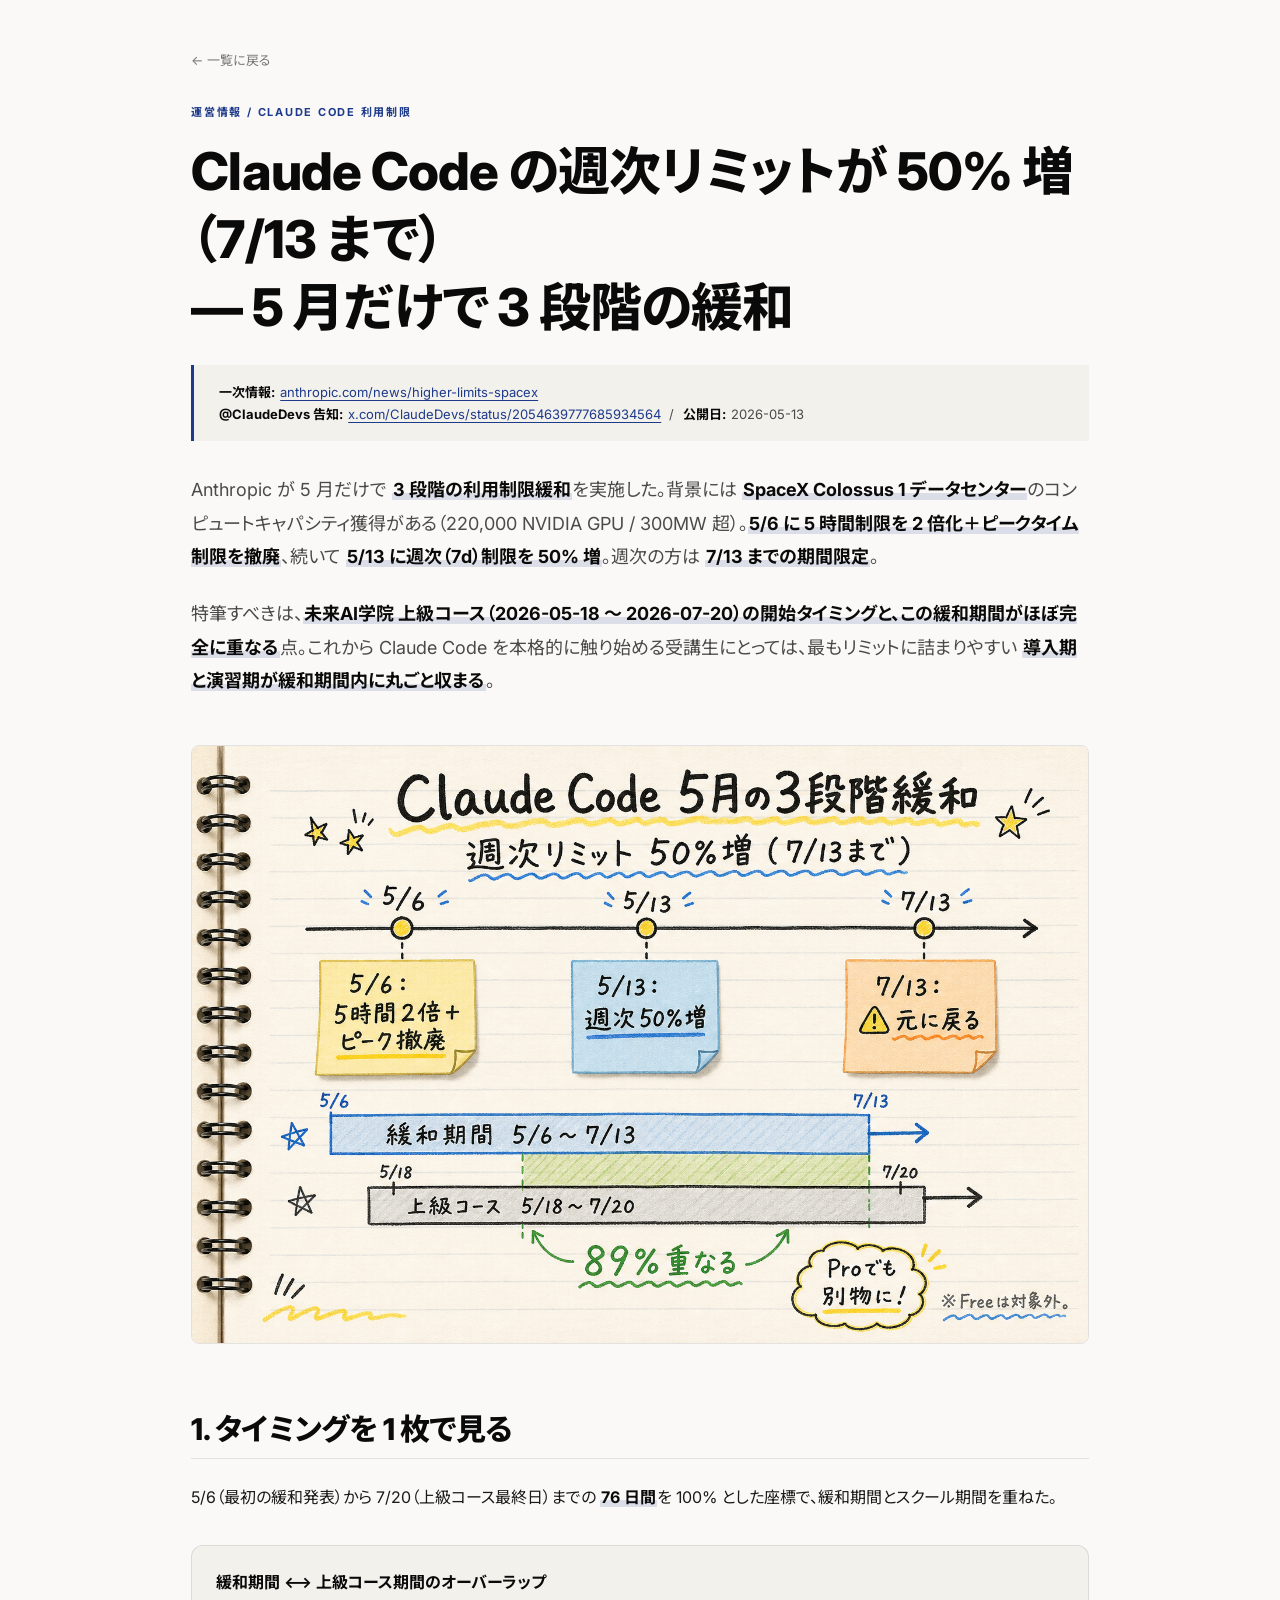
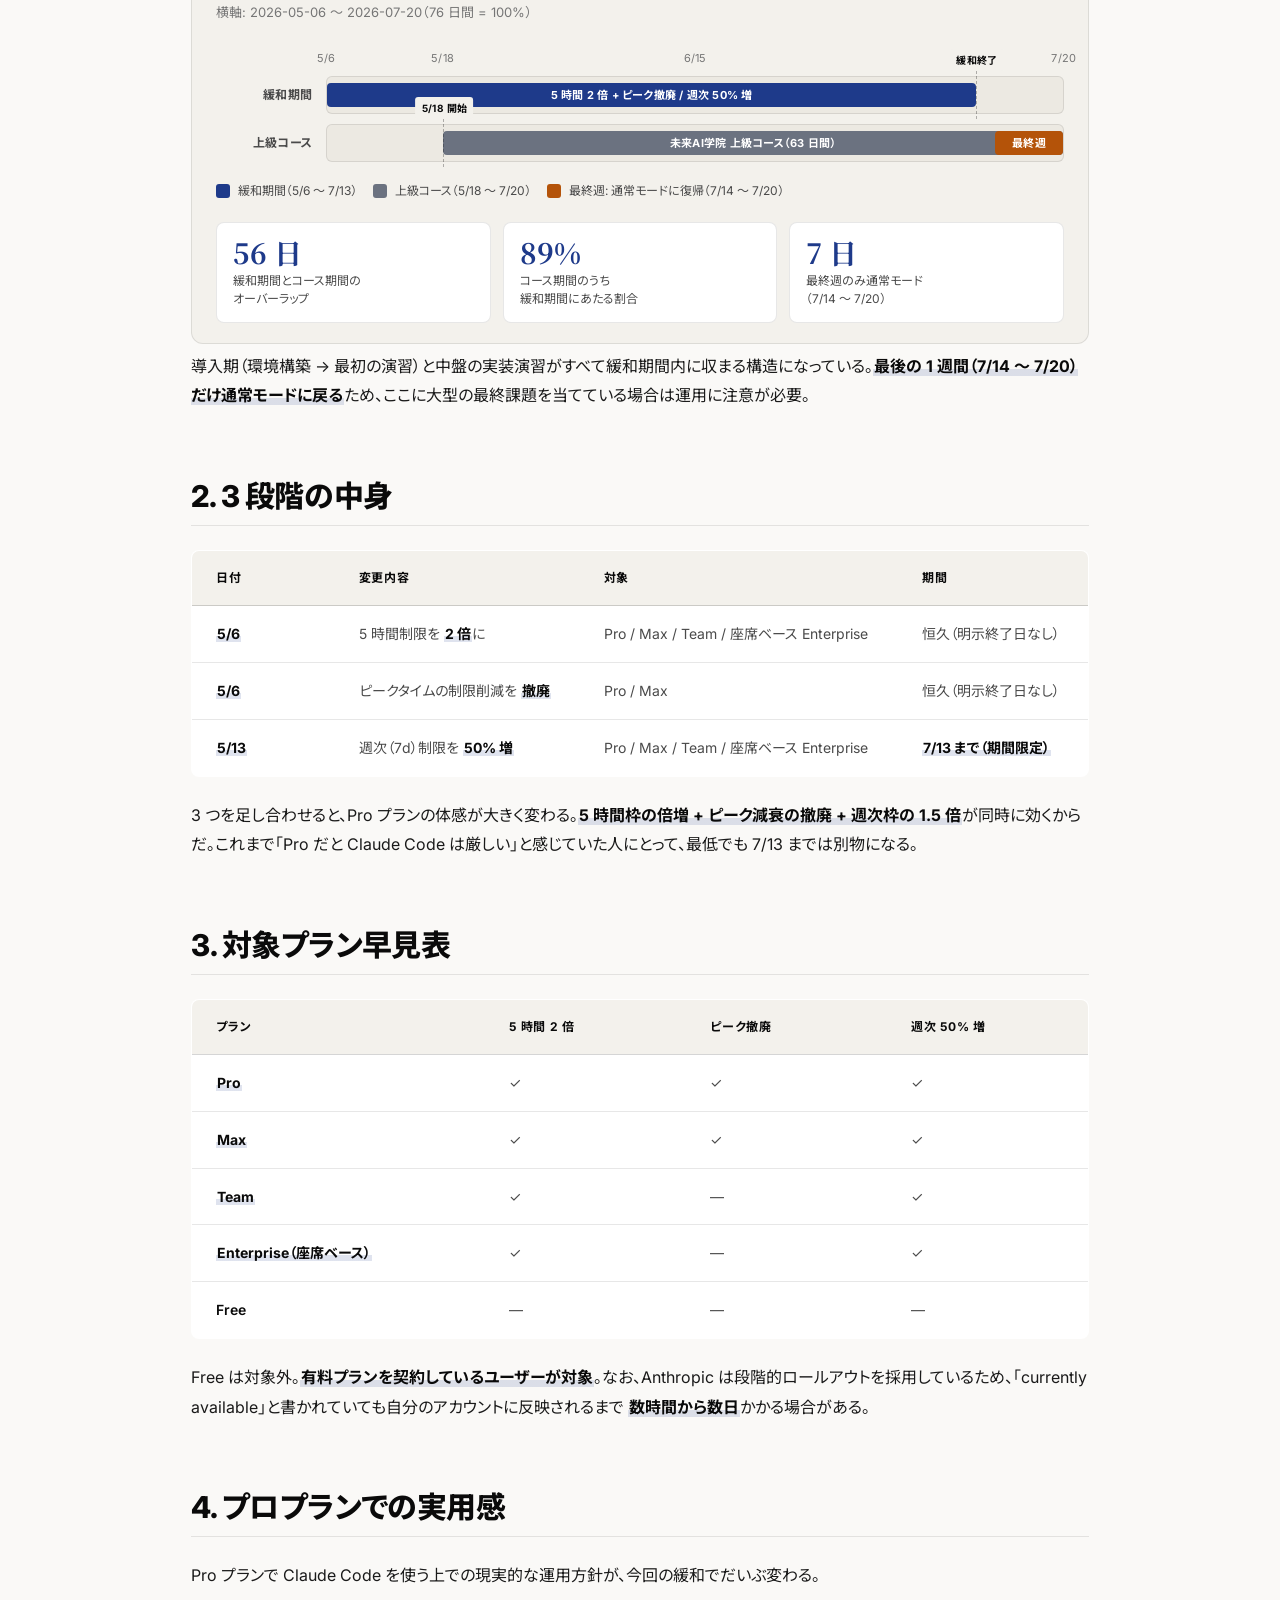
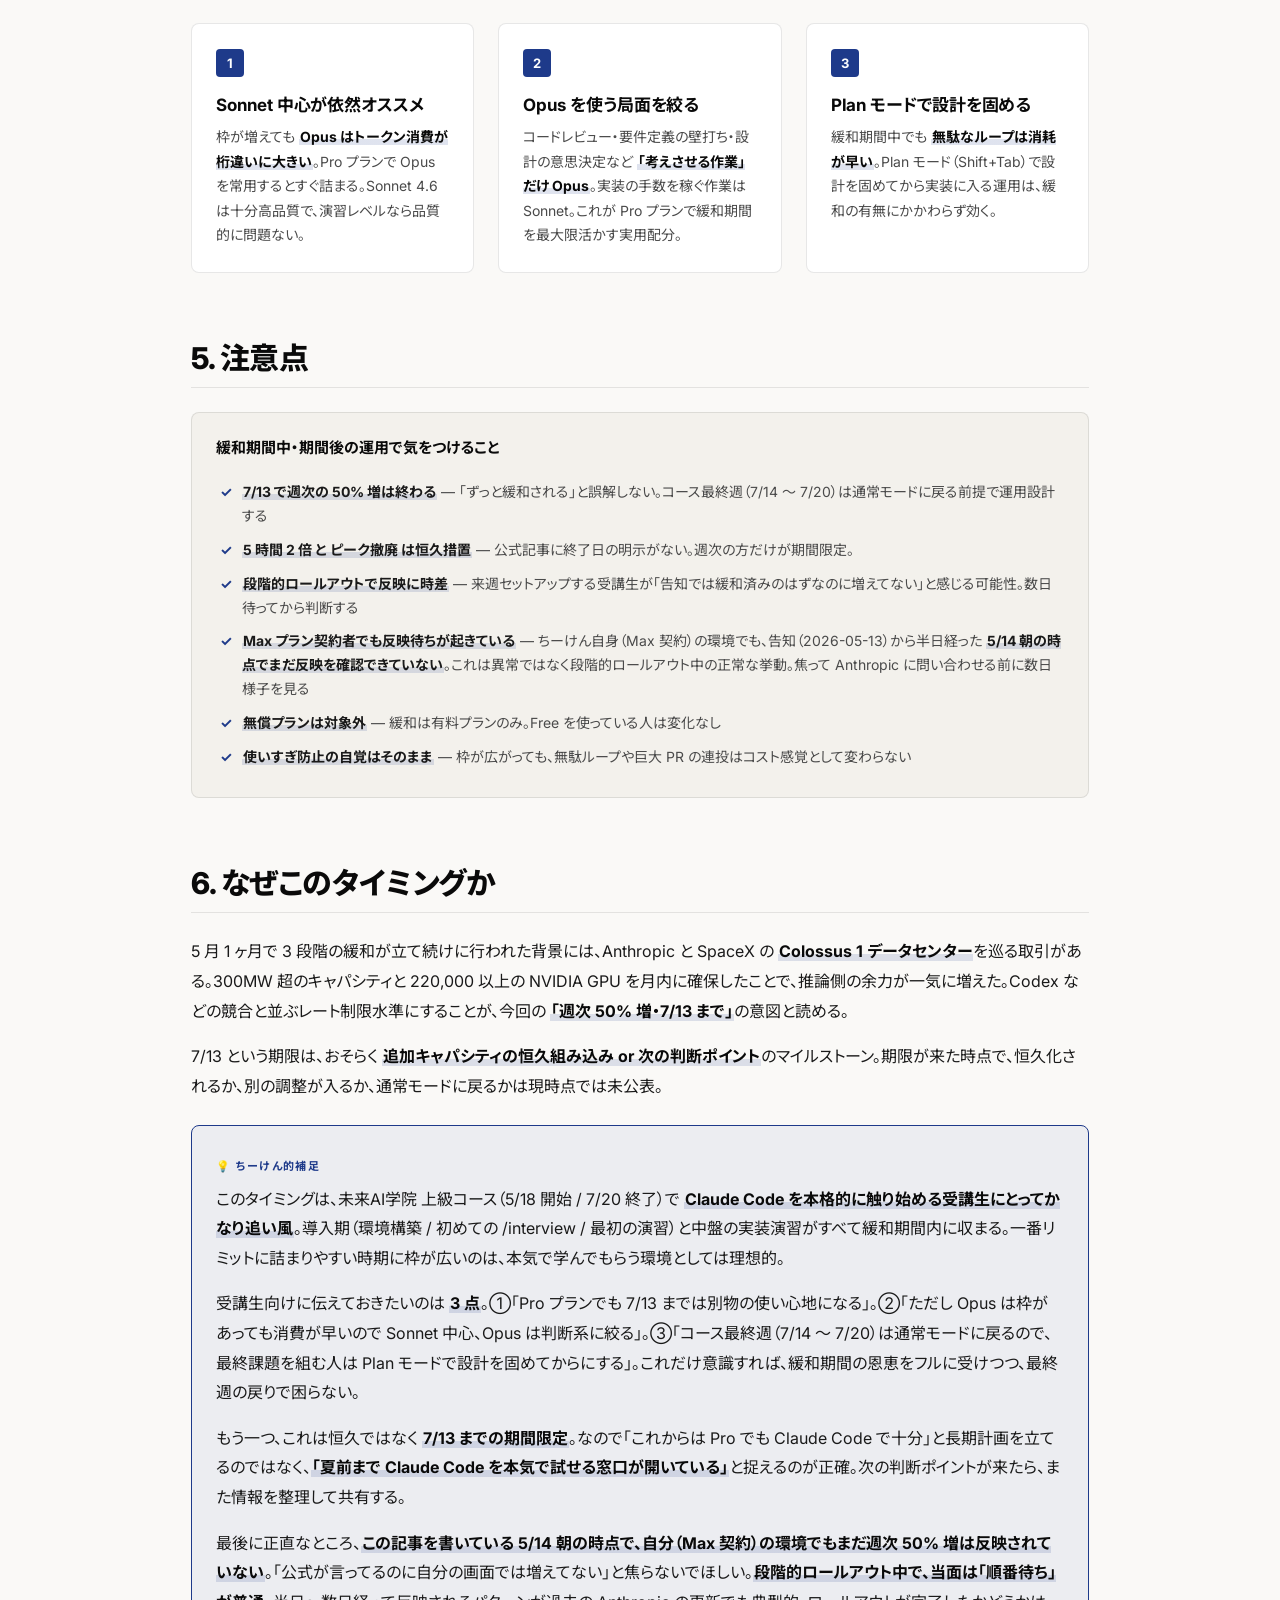
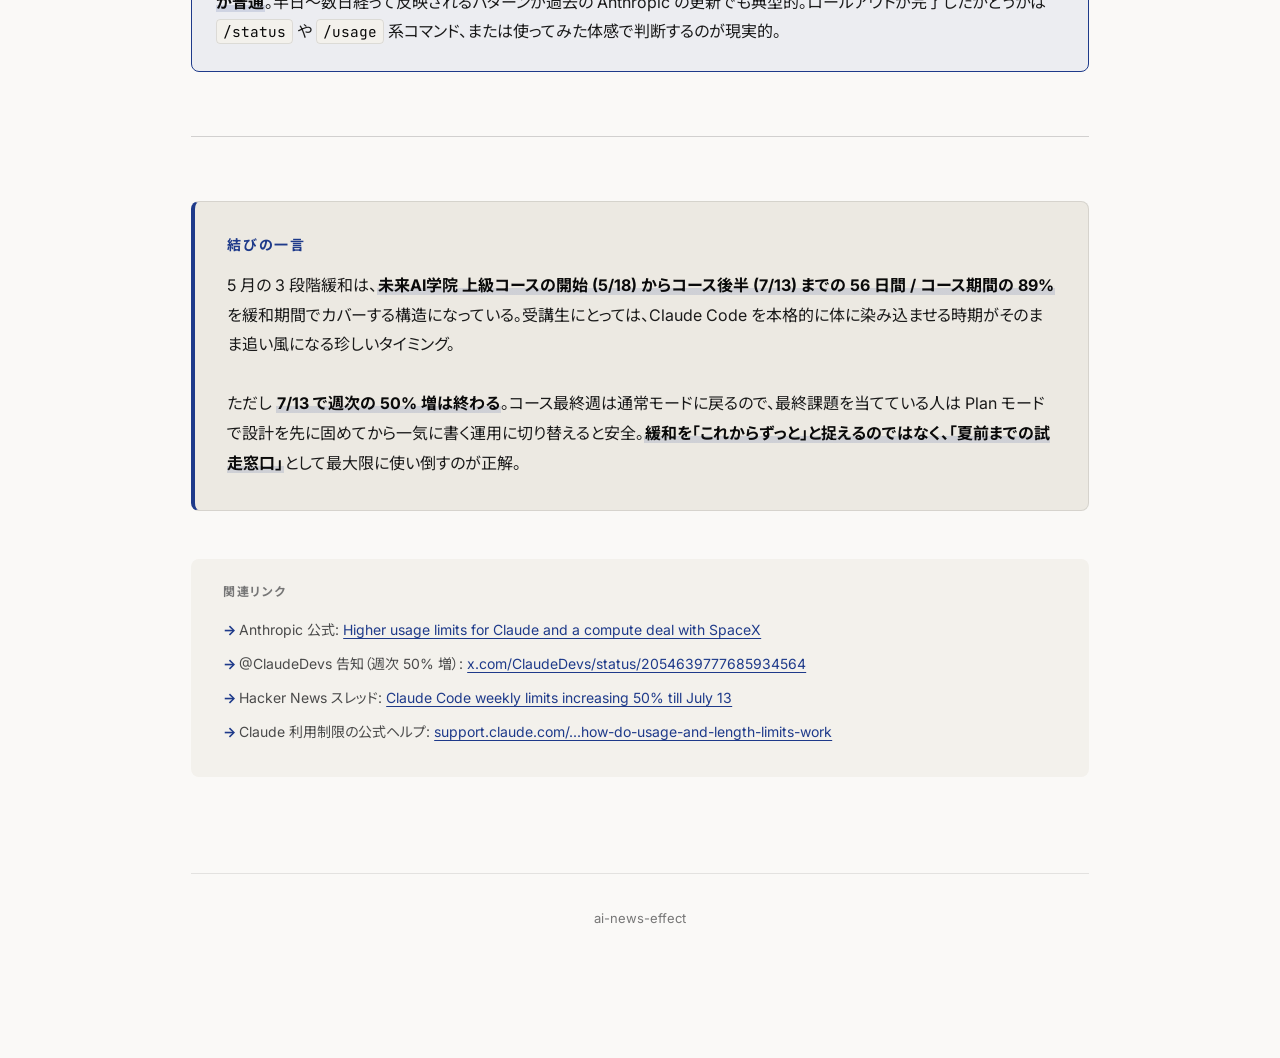
<file: posts/2026-05-14-claude-code-weekly-limit-up.html>
<!DOCTYPE html>
<html lang="ja">
<head>
<meta charset="UTF-8">
<meta name="viewport" content="width=device-width, initial-scale=1, viewport-fit=cover">
<title>Claude Code の週次リミットが 50% 増（7/13 まで）— 5月だけで 3 段階の緩和 | ai-news-effect</title>
<meta name="description" content="2026年5月、Anthropic が Claude Code の利用制限を3段階で緩和。5/6 に5時間制限を2倍化＋ピークタイム制限撤廃、5/13 に週次（7d）制限を50%増。7/13 までの期間限定。未来AI学院 上級コース（5/18〜7/20）の導入期と演習期が緩和期間に丸ごと重なる。">
<meta property="og:title" content="Claude Code の週次リミットが 50% 増（7/13 まで）— 5月だけで 3 段階の緩和">
<meta property="og:description" content="5/6 の5時間2倍化＋ピーク撤廃に続き、5/13 で週次が 50% 増。未来AI学院 上級コース（5/18〜7/20）の導入期と演習期が緩和期間とほぼ完全に重なるタイミング。">
<meta property="og:type" content="article">
<meta property="og:url" content="https://ai-news-effect.pages.dev/posts/2026-05-14-claude-code-weekly-limit-up.html">
<meta property="og:image" content="https://ai-news-effect.pages.dev/assets/images/2026-05-14-claude-code-weekly-limit-up.png">
<meta property="og:image:width" content="1536">
<meta property="og:image:height" content="1024">
<meta property="og:site_name" content="ai-news-effect">
<meta property="article:published_time" content="2026-05-14">
<meta property="article:author" content="@ClaudeDevs (Anthropic)">
<meta name="twitter:card" content="summary_large_image">
<meta name="twitter:image" content="https://ai-news-effect.pages.dev/assets/images/2026-05-14-claude-code-weekly-limit-up.png">
<link rel="preconnect" href="https://fonts.googleapis.com">
<link rel="preconnect" href="https://fonts.gstatic.com" crossorigin>
<link href="https://fonts.googleapis.com/css2?family=Inter:wght@400;500;600;700&family=Noto+Sans+JP:wght@400;500;700&family=Noto+Serif+JP:wght@400;700&family=JetBrains+Mono:wght@400;500&display=swap" rel="stylesheet">
<link rel="stylesheet" href="/assets/styles.css">
<style>
/* タイミング比較ガントチャート（記事固有・5/6 〜 7/20 = 75日を100%とした座標） */
.timing-chart {
  margin: 32px 0 8px;
  padding: 24px 24px 20px;
  background: var(--bg-elev);
  border-radius: 12px;
  border: 1px solid var(--border);
}
.timing-chart h3 {
  margin: 0 0 6px;
  font-size: 16px;
  font-weight: 700;
  color: var(--text-heading);
}
.timing-chart .timing-sub {
  font-size: 13px;
  color: var(--text-muted);
  margin: 0 0 24px;
}
/* ラベルを左カラムに外出しする 2 列グリッド（バーの上に黒文字を重ねない） */
.timing-grid {
  display: grid;
  grid-template-columns: 96px 1fr;
  gap: 10px 14px;
  align-items: center;
}
@media (max-width: 640px) {
  .timing-grid { grid-template-columns: 72px 1fr; gap: 8px 10px; }
}
.timing-axis {
  position: relative;
  height: 18px;
  font-size: 11px;
  color: var(--text-muted);
  letter-spacing: 0.02em;
}
.timing-axis span {
  position: absolute;
  top: 0;
  transform: translateX(-50%);
  white-space: nowrap;
}
.timing-row-label {
  font-size: 12px;
  color: var(--text-secondary);
  font-weight: 700;
  letter-spacing: 0.02em;
  text-align: right;
}
.timing-row {
  position: relative;
  height: 38px;
  background: var(--bg-deeper);
  border-radius: 6px;
  border: 1px solid var(--border);
}
.timing-bar {
  position: absolute;
  top: 6px;
  bottom: 6px;
  border-radius: 4px;
  display: flex;
  align-items: center;
  justify-content: center;
  font-size: 11px;
  font-weight: 700;
  letter-spacing: 0.02em;
  color: #fff;
  white-space: nowrap;
}
.timing-bar.bar-relief {
  background: var(--accent);
}
.timing-bar.bar-course {
  background: #6b7280;
}
.timing-bar.bar-final {
  background: #b45309;
}
.timing-marker {
  position: absolute;
  top: -6px;
  bottom: -6px;
  width: 0;
  border-left: 1.5px dashed rgba(26, 26, 26, 0.32);
  z-index: 3;
}
.timing-marker-label {
  position: absolute;
  top: -22px;
  transform: translateX(-50%);
  font-size: 10px;
  font-weight: 700;
  letter-spacing: 0.04em;
  color: var(--text-heading);
  white-space: nowrap;
  background: var(--bg-elev);
  padding: 2px 6px;
  border-radius: 3px;
  z-index: 4;
}
.timing-legend {
  display: flex;
  flex-wrap: wrap;
  gap: 16px;
  margin-top: 18px;
  font-size: 12px;
  color: var(--text-secondary);
}
.timing-legend-item {
  display: inline-flex;
  align-items: center;
  gap: 8px;
}
.timing-legend-swatch {
  width: 14px;
  height: 14px;
  border-radius: 3px;
}
.timing-stats {
  display: grid;
  grid-template-columns: repeat(3, 1fr);
  gap: 12px;
  margin-top: 20px;
}
@media (max-width: 640px) {
  .timing-stats { grid-template-columns: 1fr; }
}
.timing-stat {
  background: var(--bg-surface);
  border: 1px solid var(--border);
  border-radius: 8px;
  padding: 14px 16px;
}
.timing-stat-value {
  font-family: "Noto Serif JP", Georgia, serif;
  font-size: 28px;
  font-weight: 700;
  color: var(--accent);
  line-height: 1.1;
  margin-bottom: 4px;
}
.timing-stat-label {
  font-size: 12px;
  color: var(--text-secondary);
  line-height: 1.5;
}
</style>
</head>
<body>
<main class="container">
  <p class="breadcrumb"><a href="/">← 一覧に戻る</a></p>

  <span class="eyebrow">運営情報 / Claude Code 利用制限</span>
  <h1>Claude Code の週次リミットが 50% 増（7/13 まで）<br>— 5 月だけで 3 段階の緩和</h1>

  <div class="meta">
    <strong style="background:none; font-weight:700;">一次情報:</strong> <a href="https://www.anthropic.com/news/higher-limits-spacex" target="_blank" rel="noopener">anthropic.com/news/higher-limits-spacex</a><br>
    <strong style="background:none; font-weight:700;">@ClaudeDevs 告知:</strong> <a href="https://x.com/ClaudeDevs/status/2054639777685934564" target="_blank" rel="noopener">x.com/ClaudeDevs/status/2054639777685934564</a> &nbsp;/&nbsp; <strong style="background:none; font-weight:700;">公開日:</strong> 2026-05-13
  </div>

  <p class="lead">
    Anthropic が 5 月だけで <strong>3 段階の利用制限緩和</strong>を実施した。背景には <strong>SpaceX Colossus 1 データセンター</strong>のコンピュートキャパシティ獲得がある（220,000 NVIDIA GPU / 300MW 超）。<strong>5/6 に 5 時間制限を 2 倍化＋ピークタイム制限を撤廃</strong>、続いて <strong>5/13 に週次（7d）制限を 50% 増</strong>。週次の方は <strong>7/13 までの期間限定</strong>。
  </p>

  <p class="lead">
    特筆すべきは、<strong>未来AI学院 上級コース（2026-05-18 〜 2026-07-20）の開始タイミングと、この緩和期間がほぼ完全に重なる</strong>点。これから Claude Code を本格的に触り始める受講生にとっては、最もリミットに詰まりやすい <strong>導入期と演習期が緩和期間内に丸ごと収まる</strong>。
  </p>

  <div class="hero-img-wrap">
    <img src="/assets/images/2026-05-14-claude-code-weekly-limit-up.png" alt="Claude Code の 5 月 3 段階緩和と未来AI学院 上級コース期間のタイミング一致を示す手書きノート風インフォグラフィック" class="hero-img">
  </div>

  <h2>1. タイミングを 1 枚で見る</h2>

  <p>5/6（最初の緩和発表）から 7/20（上級コース最終日）までの <strong>76 日間</strong>を 100% とした座標で、緩和期間とスクール期間を重ねた。</p>

  <div class="timing-chart">
    <h3>緩和期間 ⟷ 上級コース期間のオーバーラップ</h3>
    <p class="timing-sub">横軸: 2026-05-06 〜 2026-07-20（76 日間 = 100%）</p>

    <div class="timing-grid">
      <div></div>
      <div class="timing-axis">
        <span style="left: 0%;">5/6</span>
        <span style="left: 15.8%;">5/18</span>
        <span style="left: 50%;">6/15</span>
        <span style="left: 88.2%;">7/13</span>
        <span style="left: 100%;">7/20</span>
      </div>

      <div class="timing-row-label">緩和期間</div>
      <div class="timing-row">
        <div class="timing-bar bar-relief" style="left: 0%; right: 11.8%;">5 時間 2 倍 + ピーク撤廃 / 週次 50% 増</div>
        <span class="timing-marker" style="left: 88.2%;">
          <span class="timing-marker-label">緩和終了</span>
        </span>
      </div>

      <div class="timing-row-label">上級コース</div>
      <div class="timing-row">
        <div class="timing-bar bar-course" style="left: 15.8%; right: 0%;">未来AI学院 上級コース（63 日間）</div>
        <div class="timing-bar bar-final" style="left: 90.8%; right: 0%;">最終週</div>
        <span class="timing-marker" style="left: 15.8%;">
          <span class="timing-marker-label">5/18 開始</span>
        </span>
      </div>
    </div>

    <div class="timing-legend">
      <span class="timing-legend-item"><span class="timing-legend-swatch" style="background: var(--accent);"></span>緩和期間（5/6 〜 7/13）</span>
      <span class="timing-legend-item"><span class="timing-legend-swatch" style="background: #6b7280;"></span>上級コース（5/18 〜 7/20）</span>
      <span class="timing-legend-item"><span class="timing-legend-swatch" style="background: #b45309;"></span>最終週: 通常モードに復帰（7/14 〜 7/20）</span>
    </div>

    <div class="timing-stats">
      <div class="timing-stat">
        <div class="timing-stat-value">56 日</div>
        <div class="timing-stat-label">緩和期間とコース期間の<br>オーバーラップ</div>
      </div>
      <div class="timing-stat">
        <div class="timing-stat-value">89%</div>
        <div class="timing-stat-label">コース期間のうち<br>緩和期間にあたる割合</div>
      </div>
      <div class="timing-stat">
        <div class="timing-stat-value">7 日</div>
        <div class="timing-stat-label">最終週のみ通常モード<br>（7/14 〜 7/20）</div>
      </div>
    </div>
  </div>

  <p>導入期（環境構築 → 最初の演習）と中盤の実装演習がすべて緩和期間内に収まる構造になっている。<strong>最後の 1 週間（7/14 〜 7/20）だけ通常モードに戻る</strong>ため、ここに大型の最終課題を当てている場合は運用に注意が必要。</p>

  <h2>2. 3 段階の中身</h2>

  <div class="compare-table-wrap">
  <table class="compare-table">
    <thead>
      <tr>
        <th>日付</th>
        <th>変更内容</th>
        <th>対象</th>
        <th>期間</th>
      </tr>
    </thead>
    <tbody>
      <tr>
        <td><strong>5/6</strong></td>
        <td>5 時間制限を <strong>2 倍</strong>に</td>
        <td>Pro / Max / Team / 座席ベース Enterprise</td>
        <td>恒久（明示終了日なし）</td>
      </tr>
      <tr>
        <td><strong>5/6</strong></td>
        <td>ピークタイムの制限削減を <strong>撤廃</strong></td>
        <td>Pro / Max</td>
        <td>恒久（明示終了日なし）</td>
      </tr>
      <tr>
        <td><strong>5/13</strong></td>
        <td>週次（7d）制限を <strong>50% 増</strong></td>
        <td>Pro / Max / Team / 座席ベース Enterprise</td>
        <td><strong>7/13 まで（期間限定）</strong></td>
      </tr>
    </tbody>
  </table>
  </div>

  <p>3 つを足し合わせると、Pro プランの体感が大きく変わる。<strong>5 時間枠の倍増 + ピーク減衰の撤廃 + 週次枠の 1.5 倍</strong>が同時に効くからだ。これまで「Pro だと Claude Code は厳しい」と感じていた人にとって、最低でも 7/13 までは別物になる。</p>

  <h2>3. 対象プラン早見表</h2>

  <div class="compare-table-wrap">
  <table class="compare-table">
    <thead>
      <tr>
        <th>プラン</th>
        <th>5 時間 2 倍</th>
        <th>ピーク撤廃</th>
        <th>週次 50% 増</th>
      </tr>
    </thead>
    <tbody>
      <tr>
        <td><strong>Pro</strong></td>
        <td>✓</td>
        <td>✓</td>
        <td>✓</td>
      </tr>
      <tr>
        <td><strong>Max</strong></td>
        <td>✓</td>
        <td>✓</td>
        <td>✓</td>
      </tr>
      <tr>
        <td><strong>Team</strong></td>
        <td>✓</td>
        <td>—</td>
        <td>✓</td>
      </tr>
      <tr>
        <td><strong>Enterprise（座席ベース）</strong></td>
        <td>✓</td>
        <td>—</td>
        <td>✓</td>
      </tr>
      <tr>
        <td>Free</td>
        <td>—</td>
        <td>—</td>
        <td>—</td>
      </tr>
    </tbody>
  </table>
  </div>

  <p>Free は対象外。<strong>有料プランを契約しているユーザーが対象</strong>。なお、Anthropic は段階的ロールアウトを採用しているため、「currently available」と書かれていても自分のアカウントに反映されるまで <strong>数時間から数日</strong>かかる場合がある。</p>

  <h2>4. プロプランでの実用感</h2>

  <p>Pro プランで Claude Code を使う上での現実的な運用方針が、今回の緩和でだいぶ変わる。</p>

  <div class="num-grid">
    <div class="num-card">
      <span class="num">1</span>
      <h3>Sonnet 中心が依然オススメ</h3>
      <p>枠が増えても <strong>Opus はトークン消費が桁違いに大きい</strong>。Pro プランで Opus を常用するとすぐ詰まる。Sonnet 4.6 は十分高品質で、演習レベルなら品質的に問題ない。</p>
    </div>

    <div class="num-card">
      <span class="num">2</span>
      <h3>Opus を使う局面を絞る</h3>
      <p>コードレビュー・要件定義の壁打ち・設計の意思決定など <strong>「考えさせる作業」だけ Opus</strong>。実装の手数を稼ぐ作業は Sonnet。これが Pro プランで緩和期間を最大限活かす実用配分。</p>
    </div>

    <div class="num-card">
      <span class="num">3</span>
      <h3>Plan モードで設計を固める</h3>
      <p>緩和期間中でも <strong>無駄なループは消耗が早い</strong>。Plan モード（Shift+Tab）で設計を固めてから実装に入る運用は、緩和の有無にかかわらず効く。</p>
    </div>
  </div>

  <h2>5. 注意点</h2>

  <div class="checklist">
    <h3>緩和期間中・期間後の運用で気をつけること</h3>
    <ul>
      <li><strong>7/13 で週次の 50% 増は終わる</strong> — 「ずっと緩和される」と誤解しない。コース最終週（7/14 〜 7/20）は通常モードに戻る前提で運用設計する</li>
      <li><strong>5 時間 2 倍 と ピーク撤廃 は恒久措置</strong> — 公式記事に終了日の明示がない。週次の方だけが期間限定。</li>
      <li><strong>段階的ロールアウトで反映に時差</strong> — 来週セットアップする受講生が「告知では緩和済みのはずなのに増えてない」と感じる可能性。数日待ってから判断する</li>
      <li><strong>Max プラン契約者でも反映待ちが起きている</strong> — ちーけん自身（Max 契約）の環境でも、告知（2026-05-13）から半日経った <strong>5/14 朝の時点でまだ反映を確認できていない</strong>。これは異常ではなく段階的ロールアウト中の正常な挙動。焦って Anthropic に問い合わせる前に数日様子を見る</li>
      <li><strong>無償プランは対象外</strong> — 緩和は有料プランのみ。Free を使っている人は変化なし</li>
      <li><strong>使いすぎ防止の自覚はそのまま</strong> — 枠が広がっても、無駄ループや巨大 PR の連投はコスト感覚として変わらない</li>
    </ul>
  </div>

  <h2>6. なぜこのタイミングか</h2>

  <p>5 月 1 ヶ月で 3 段階の緩和が立て続けに行われた背景には、Anthropic と SpaceX の <strong>Colossus 1 データセンター</strong>を巡る取引がある。300MW 超のキャパシティと 220,000 以上の NVIDIA GPU を月内に確保したことで、推論側の余力が一気に増えた。Codex などの競合と並ぶレート制限水準にすることが、今回の <strong>「週次 50% 増・7/13 まで」</strong>の意図と読める。</p>

  <p>7/13 という期限は、おそらく <strong>追加キャパシティの恒久組み込み or 次の判断ポイント</strong>のマイルストーン。期限が来た時点で、恒久化されるか、別の調整が入るか、通常モードに戻るかは現時点では未公表。</p>

  <div class="callout">
    <span class="callout-label">💡 ちーけん的補足</span>
    <p>このタイミングは、未来AI学院 上級コース（5/18 開始 / 7/20 終了）で <strong>Claude Code を本格的に触り始める受講生にとってかなり追い風</strong>。導入期（環境構築 / 初めての /interview / 最初の演習）と中盤の実装演習がすべて緩和期間内に収まる。一番リミットに詰まりやすい時期に枠が広いのは、本気で学んでもらう環境としては理想的。</p>
    <p>受講生向けに伝えておきたいのは <strong>3 点</strong>。①「Pro プランでも 7/13 までは別物の使い心地になる」。②「ただし Opus は枠があっても消費が早いので Sonnet 中心、Opus は判断系に絞る」。③「コース最終週（7/14 〜 7/20）は通常モードに戻るので、最終課題を組む人は Plan モードで設計を固めてからにする」。これだけ意識すれば、緩和期間の恩恵をフルに受けつつ、最終週の戻りで困らない。</p>
    <p>もう一つ、これは恒久ではなく <strong>7/13 までの期間限定</strong>。なので「これからは Pro でも Claude Code で十分」と長期計画を立てるのではなく、<strong>「夏前まで Claude Code を本気で試せる窓口が開いている」</strong>と捉えるのが正確。次の判断ポイントが来たら、また情報を整理して共有する。</p>
    <p>最後に正直なところ、<strong>この記事を書いている 5/14 朝の時点で、自分（Max 契約）の環境でもまだ週次 50% 増は反映されていない</strong>。「公式が言ってるのに自分の画面では増えてない」と焦らないでほしい。<strong>段階的ロールアウト中で、当面は「順番待ち」が普通</strong>。半日〜数日経って反映されるパターンが過去の Anthropic の更新でも典型的。ロールアウトが完了したかどうかは <code>/status</code> や <code>/usage</code> 系コマンド、または使ってみた体感で判断するのが現実的。</p>
  </div>

  <hr class="divider">

  <div class="conclusion">
    <h3>結びの一言</h3>
    <p>5 月の 3 段階緩和は、<strong>未来AI学院 上級コースの開始 (5/18) からコース後半 (7/13) までの 56 日間 / コース期間の 89%</strong> を緩和期間でカバーする構造になっている。受講生にとっては、Claude Code を本格的に体に染み込ませる時期がそのまま追い風になる珍しいタイミング。<br><br>ただし <strong>7/13 で週次の 50% 増は終わる</strong>。コース最終週は通常モードに戻るので、最終課題を当てている人は Plan モードで設計を先に固めてから一気に書く運用に切り替えると安全。<strong>緩和を「これからずっと」と捉えるのではなく、「夏前までの試走窓口」</strong>として最大限に使い倒すのが正解。</p>
  </div>

  <div class="related">
    <h3>関連リンク</h3>
    <ul>
      <li>Anthropic 公式: <a href="https://www.anthropic.com/news/higher-limits-spacex" target="_blank" rel="noopener">Higher usage limits for Claude and a compute deal with SpaceX</a></li>
      <li>@ClaudeDevs 告知（週次 50% 増）: <a href="https://x.com/ClaudeDevs/status/2054639777685934564" target="_blank" rel="noopener">x.com/ClaudeDevs/status/2054639777685934564</a></li>
      <li>Hacker News スレッド: <a href="https://news.ycombinator.com/item?id=48126429" target="_blank" rel="noopener">Claude Code weekly limits increasing 50% till July 13</a></li>
      <li>Claude 利用制限の公式ヘルプ: <a href="https://support.claude.com/en/articles/11647753-how-do-usage-and-length-limits-work" target="_blank" rel="noopener">support.claude.com/...how-do-usage-and-length-limits-work</a></li>
    </ul>
  </div>

  <footer>
    <a href="/">ai-news-effect</a>
  </footer>
</main>
</body>
</html>
</file>
<file: assets/styles.css>
/* ai-news-effect 共通スタイルシート
 * デザインルール: DESIGN.md を参照
 * 方針: エディトリアル・ジャーナリズム風（モノトーン基調 + ダークブルー1色アクセント）
 * 横幅: 本文 720px / ヒーロー画像・表・グリッドは wide(1100px)
 */

@import url('https://fonts.googleapis.com/css2?family=Inter:wght@400;500;600;700&family=Noto+Sans+JP:wght@400;500;600;700&family=Noto+Serif+JP:wght@500;600;700&family=JetBrains+Mono:wght@400;500&display=swap');

:root {
  /* Background */
  --bg-base: #faf9f7;
  --bg-surface: #ffffff;
  --bg-elev: #f3f1ec;
  --bg-deeper: #ece9e2;

  /* Text */
  --text-primary: #1a1a1a;
  --text-secondary: #4a4a4a;
  --text-muted: #767676;
  --text-heading: #0a0a0a;

  /* Accent (Dark Blue) */
  --accent: #1e3a8a;
  --accent-hover: #1e40af;
  --accent-soft-bg: rgba(30, 58, 138, 0.06);
  --accent-marker: rgba(30, 58, 138, 0.14);
  --accent-strong: #1e3a8a;

  /* Border / Shadow */
  --border: rgba(26, 26, 26, 0.1);
  --border-strong: rgba(26, 26, 26, 0.18);
  --shadow-sm: 0 1px 2px rgba(26, 26, 26, 0.04);
  --shadow-md: 0 2px 8px rgba(26, 26, 26, 0.06);
  --shadow-lg: 0 8px 24px rgba(26, 26, 26, 0.1);

  /* Radius */
  --r-sm: 4px;
  --r-md: 8px;
  --r-lg: 12px;
  --r-pill: 999px;

  /* Space (8px grid) */
  --space-1: 8px;
  --space-2: 16px;
  --space-3: 24px;
  --space-4: 32px;
  --space-5: 48px;
  --space-6: 64px;
  --space-7: 96px;

  /* Layout widths */
  --max-w: 1000px;
  --gutter: max(var(--space-2), 4vw);

  /* Typography */
  --font-sans: "Inter", "Noto Sans JP", -apple-system, BlinkMacSystemFont, system-ui, sans-serif;
  /* 旧: "Noto Serif JP", "Source Serif 4", Georgia, serif
     和文の明朝が「堅い・硬派」な印象を出しすぎていたため、2026-05-14 に
     見出しもサンセリフに統一。重みは font-weight 800 と letter-spacing で表現する。
     引用（.quote）など一部のみ italic を使ってメリハリを残す。 */
  --font-serif: "Inter", "Noto Sans JP", -apple-system, BlinkMacSystemFont, system-ui, sans-serif;
  --font-mono: "JetBrains Mono", ui-monospace, monospace;
}

* { box-sizing: border-box; }

html {
  background: var(--bg-base);
}

body {
  margin: 0;
  padding: 0;
  background: var(--bg-base);
  color: var(--text-primary);
  font-family: var(--font-sans);
  font-size: 16px;
  line-height: 1.85;
  font-feature-settings: "palt";
  -webkit-font-smoothing: antialiased;
  -moz-osx-font-smoothing: grayscale;
}

/* === Container (全要素同じ横幅・左揃え) === */

.container {
  max-width: var(--max-w);
  margin: 0 auto;
  padding: var(--space-5) var(--gutter) var(--space-7);
}

/* === Typography === */

h1, h2, h3, h4 {
  color: var(--text-heading);
  letter-spacing: -0.015em;
}

h1 {
  font-family: var(--font-sans);
  font-weight: 800;
  font-size: clamp(34px, 5.5vw, 52px);
  line-height: 1.3;
  margin: 0 0 var(--space-3);
}

h2 {
  font-family: var(--font-sans);
  font-weight: 800;
  font-size: clamp(24px, 3.5vw, 30px);
  line-height: 1.4;
  margin: var(--space-6) 0 var(--space-3);
  position: relative;
  padding-bottom: var(--space-1);
  border-bottom: 1px solid var(--border);
}

h3 {
  font-family: var(--font-sans);
  font-weight: 700;
  font-size: 18px;
  line-height: 1.5;
  letter-spacing: -0.005em;
  margin: var(--space-4) 0 var(--space-2);
}

p {
  margin: 0 0 var(--space-2);
  color: var(--text-primary);
}

/* === Links === */

a {
  color: var(--accent);
  text-decoration: underline;
  text-decoration-thickness: 1px;
  text-underline-offset: 3px;
  transition: color 0.15s ease, text-decoration-color 0.15s ease;
}

a:hover {
  color: var(--accent-hover);
  text-decoration-thickness: 2px;
}

/* === Strong (subtle marker) === */

strong {
  background: linear-gradient(transparent 65%, var(--accent-marker) 65%);
  font-weight: 700;
  color: var(--text-heading);
  padding: 0 1px;
}

/* === Code === */

code {
  font-family: var(--font-mono);
  font-size: 0.9em;
  background: var(--bg-elev);
  padding: 2px 6px;
  border-radius: var(--r-sm);
  color: var(--text-heading);
  border: 1px solid var(--border);
}

pre {
  font-family: var(--font-mono);
  font-size: 14px;
  background: #0a0a0a;
  color: #f5f5f4;
  padding: var(--space-3);
  border-radius: var(--r-md);
  overflow-x: auto;
  line-height: 1.7;
}

pre code {
  background: transparent;
  color: inherit;
  padding: 0;
  border: 0;
}

/* === Hero (top of index / posts) === */

.hero {
  padding: var(--space-3) 0 var(--space-5);
  margin-bottom: var(--space-4);
  border-bottom: 1px solid var(--border-strong);
}

.hero h1 {
  margin-bottom: var(--space-3);
}

.hero .lead {
  font-size: 18px;
  color: var(--text-secondary);
  line-height: 1.85;
  max-width: 640px;
}

/* === Eyebrow === */

.eyebrow {
  display: inline-block;
  font-size: 11px;
  font-weight: 700;
  text-transform: uppercase;
  letter-spacing: 0.16em;
  color: var(--accent);
  margin-bottom: var(--space-2);
  padding: 0;
}

/* === Breadcrumb === */

.breadcrumb {
  font-size: 13px;
  color: var(--text-muted);
  margin-bottom: var(--space-3);
}

.breadcrumb a {
  color: var(--text-muted);
  text-decoration: none;
}

.breadcrumb a:hover {
  color: var(--accent);
  text-decoration: underline;
}

/* === Meta === */

.meta {
  display: block;
  font-size: 13px;
  color: var(--text-secondary);
  background: var(--bg-elev);
  padding: var(--space-2) var(--space-3);
  border-left: 3px solid var(--accent);
  margin: var(--space-3) 0 var(--space-4);
  line-height: 1.7;
}

.meta a {
  color: var(--accent);
  word-break: break-all;
}

/* === Lead === */

.lead {
  font-size: 18px;
  color: var(--text-secondary);
  line-height: 1.85;
  margin: var(--space-3) 0 var(--space-3);
}

.lead strong {
  color: var(--text-heading);
}

/* === Hero Image (wide) === */

.hero-img-wrap {
  margin: var(--space-5) auto;
}

.hero-img {
  width: 100%;
  display: block;
  border-radius: var(--r-md);
  border: 1px solid var(--border);
}

/* === Card === */

.card {
  background: var(--bg-surface);
  border: 1px solid var(--border);
  border-radius: var(--r-md);
  padding: var(--space-3);
  margin: var(--space-2) 0;
}

/* === Card Link (一覧用) === */

.card-link {
  display: block;
  background: var(--bg-surface);
  border: 1px solid var(--border);
  border-radius: var(--r-md);
  padding: var(--space-4) var(--space-4);
  margin: var(--space-3) auto;
  color: inherit;
  text-decoration: none;
  transition: border-color 0.2s ease, box-shadow 0.2s ease, transform 0.2s ease;
}

.card-link:hover {
  border-color: var(--accent);
  box-shadow: var(--shadow-md);
  transform: translateY(-2px);
  color: inherit;
  text-decoration: none;
}

.card-link h2 {
  font-family: var(--font-serif);
  font-size: 22px;
  font-weight: 700;
  margin: var(--space-1) 0 var(--space-1);
  color: var(--text-heading);
  line-height: 1.4;
  border-bottom: 0;
  padding-bottom: 0;
}

.card-link .meta-inline {
  font-size: 13px;
  color: var(--text-muted);
  margin: 0 0 var(--space-1);
}

.card-link p {
  margin: var(--space-1) 0 0;
  color: var(--text-secondary);
  font-size: 15px;
  line-height: 1.7;
}

/* === Tag === */

.tag {
  display: inline-block;
  font-size: 11px;
  font-weight: 600;
  padding: 3px 10px;
  background: transparent;
  color: var(--accent);
  border: 1px solid var(--accent);
  border-radius: var(--r-sm);
  letter-spacing: 0.06em;
  text-transform: uppercase;
}

.tag-secondary {
  color: var(--text-secondary);
  border-color: var(--border-strong);
}

/* === Numbered Card (5項目展開・wide grid) === */

.num-grid {
  display: grid;
  grid-template-columns: 1fr;
  gap: var(--space-3);
  margin: var(--space-4) auto;
}

@media (min-width: 720px) {
  .num-grid {
    grid-template-columns: 1fr 1fr;
  }
}

@media (min-width: 1024px) {
  .num-grid {
    grid-template-columns: 1fr 1fr 1fr;
  }
  .num-grid > .num-card:nth-child(5) {
    grid-column: auto;
  }
  /* 子要素ちょうど4個のときは 2カラム（最後の1枚が寂しくならないように） */
  .num-grid:has(> .num-card:nth-child(4):last-child) {
    grid-template-columns: 1fr 1fr;
  }
}

.num-card {
  background: var(--bg-surface);
  border: 1px solid var(--border);
  border-radius: var(--r-md);
  padding: var(--space-3);
  transition: border-color 0.2s ease, box-shadow 0.2s ease;
}

.num-card:hover {
  border-color: var(--border-strong);
  box-shadow: var(--shadow-md);
}

.num-card .num {
  display: inline-flex;
  align-items: center;
  justify-content: center;
  width: 28px;
  height: 28px;
  background: var(--accent);
  color: #fff;
  font-family: var(--font-sans);
  font-weight: 700;
  font-size: 13px;
  margin-bottom: var(--space-2);
  border-radius: var(--r-sm);
  letter-spacing: 0;
}

.num-card h3 {
  font-size: 17px;
  margin: 0 0 var(--space-1);
  line-height: 1.45;
}

.num-card p {
  margin: 0;
  color: var(--text-secondary);
  font-size: 14px;
  line-height: 1.75;
}

/* === Compare Table === */

.compare-table-wrap {
  margin: var(--space-3) auto;
  overflow-x: auto;
  -webkit-overflow-scrolling: touch;
}

.compare-table {
  width: 100%;
  min-width: 720px; /* スマホでこれを下回ると横スクロール。720px で 4 列でも各カラムに余裕 */
  border-collapse: collapse;
  font-size: 14px;
  background: var(--bg-surface);
  border: 1px solid var(--border);
  border-radius: var(--r-md);
  overflow: hidden;
}

.compare-table th,
.compare-table td {
  min-width: 140px; /* 各セル最低幅。カラム数が増えても潰れにくい */
}

.compare-table thead {
  background: var(--bg-elev);
}

.compare-table th {
  padding: var(--space-2) var(--space-3);
  text-align: left;
  font-weight: 700;
  color: var(--text-heading);
  font-size: 12px;
  letter-spacing: 0.06em;
  text-transform: uppercase;
  border-bottom: 1px solid var(--border-strong);
}

.compare-table td {
  padding: var(--space-2) var(--space-3);
  border-top: 1px solid var(--border);
  color: var(--text-secondary);
  vertical-align: top;
  line-height: 1.7;
}

.compare-table tr:hover td {
  background: var(--bg-elev);
}

.compare-table td:first-child {
  font-weight: 600;
  color: var(--text-heading);
  white-space: nowrap;
}

.compare-table strong {
  background: linear-gradient(transparent 65%, var(--accent-marker) 65%);
}

@media (max-width: 640px) {
  .compare-table {
    font-size: 13px;
  }
  .compare-table th,
  .compare-table td {
    padding: var(--space-1) var(--space-2);
  }
}

/* === Checklist === */

.checklist {
  background: var(--bg-elev);
  border: 1px solid var(--border);
  border-radius: var(--r-md);
  padding: var(--space-3);
  margin: var(--space-3) 0;
}

.checklist h3 {
  margin: 0 0 var(--space-2);
  font-size: 15px;
  color: var(--text-heading);
  text-transform: none;
  letter-spacing: 0;
}

.checklist ul {
  list-style: none;
  margin: 0;
  padding: 0;
}

.checklist li {
  position: relative;
  padding: 5px 0 5px 26px;
  color: var(--text-secondary);
  line-height: 1.7;
  font-size: 14px;
}

.checklist li::before {
  content: "✓";
  position: absolute;
  left: 4px;
  top: 5px;
  color: var(--accent);
  font-weight: 700;
  font-size: 14px;
}

.checklist li strong {
  color: var(--text-primary);
}

/* === Callout === */

.callout {
  background: var(--accent-soft-bg);
  border: 1px solid var(--accent);
  border-radius: var(--r-md);
  padding: var(--space-3);
  margin: var(--space-3) 0;
}

.callout-label {
  display: inline-block;
  font-size: 11px;
  font-weight: 700;
  text-transform: uppercase;
  letter-spacing: 0.12em;
  color: var(--accent);
  margin-bottom: var(--space-1);
}

.callout p:last-child { margin-bottom: 0; }

/* === Quote === */

.quote {
  position: relative;
  padding: var(--space-3) var(--space-3) var(--space-3) var(--space-4);
  background: var(--bg-elev);
  border-left: 3px solid var(--accent);
  margin: var(--space-4) 0;
  font-style: italic;
  color: var(--text-secondary);
  font-size: 17px;
  line-height: 1.85;
  font-family: var(--font-serif);
}

.quote strong {
  background: none;
  font-style: normal;
  color: var(--text-heading);
}

/* === Conclusion === */

.conclusion {
  background: var(--bg-deeper);
  border: 1px solid var(--border);
  border-left: 4px solid var(--accent);
  padding: var(--space-4);
  border-radius: var(--r-md);
  margin: var(--space-5) auto;
}

.conclusion h3 {
  margin-top: 0;
  font-size: 14px;
  color: var(--accent);
  text-transform: uppercase;
  letter-spacing: 0.12em;
  font-weight: 700;
  border-bottom: 0;
}

.conclusion p {
  margin-bottom: 0;
  font-size: 16px;
  line-height: 1.85;
  color: var(--text-primary);
}

/* === Button === */

.btn {
  display: inline-block;
  padding: 10px 20px;
  border-radius: var(--r-sm);
  background: var(--accent);
  color: #fff;
  font-weight: 600;
  font-size: 14px;
  border: 1px solid var(--accent);
  cursor: pointer;
  text-decoration: none;
  transition: background 0.15s ease;
}

.btn:hover {
  background: var(--accent-hover);
  color: #fff;
  text-decoration: none;
}

.btn-ghost {
  background: transparent;
  color: var(--accent);
  border: 1px solid var(--accent);
}

.btn-ghost:hover {
  background: var(--accent-soft-bg);
  color: var(--accent);
}

/* === Divider === */

hr,
.divider {
  height: 1px;
  background: var(--border-strong);
  border: 0;
  margin: var(--space-6) 0;
}

/* === Related === */

.related {
  background: var(--bg-elev);
  border-radius: var(--r-md);
  padding: var(--space-3) var(--space-4);
  margin: var(--space-5) 0;
}

.related h3 {
  margin: 0 0 var(--space-2);
  font-size: 12px;
  color: var(--text-muted);
  text-transform: uppercase;
  letter-spacing: 0.12em;
  font-weight: 700;
  border-bottom: 0;
}

.related ul {
  margin: 0;
  padding-left: 0;
  list-style: none;
}

.related li {
  margin: var(--space-1) 0;
  font-size: 14px;
  padding-left: var(--space-2);
  position: relative;
  color: var(--text-secondary);
}

.related li::before {
  content: "→";
  position: absolute;
  left: 0;
  color: var(--accent);
  font-weight: 700;
}

/* === Footer === */

footer {
  border-top: 1px solid var(--border);
  padding: var(--space-4) 0;
  margin-top: var(--space-7);
  font-size: 13px;
  color: var(--text-muted);
  text-align: center;
}

footer a {
  color: var(--text-muted);
  text-decoration: none;
}

footer a:hover {
  color: var(--accent);
  text-decoration: underline;
}

/* === Focus visibility === */

a:focus-visible,
button:focus-visible,
.card-link:focus-visible {
  outline: 2px solid var(--accent);
  outline-offset: 3px;
  border-radius: var(--r-sm);
}

/* === Responsive === */

@media (max-width: 640px) {
  .container {
    padding: var(--space-4) var(--gutter) var(--space-6);
  }
  .meta {
    padding: var(--space-2);
    font-size: 13px;
  }
  .num-card {
    padding: var(--space-3);
  }
  .card-link {
    padding: var(--space-3);
  }
  .conclusion {
    padding: var(--space-3);
  }
}

/* === Backward compatibility (旧クラス名) === */

.grad-text {
  color: var(--text-heading);
}

.tag-pink, .tag-cyan {
  color: var(--accent);
  border-color: var(--accent);
}
</file>
